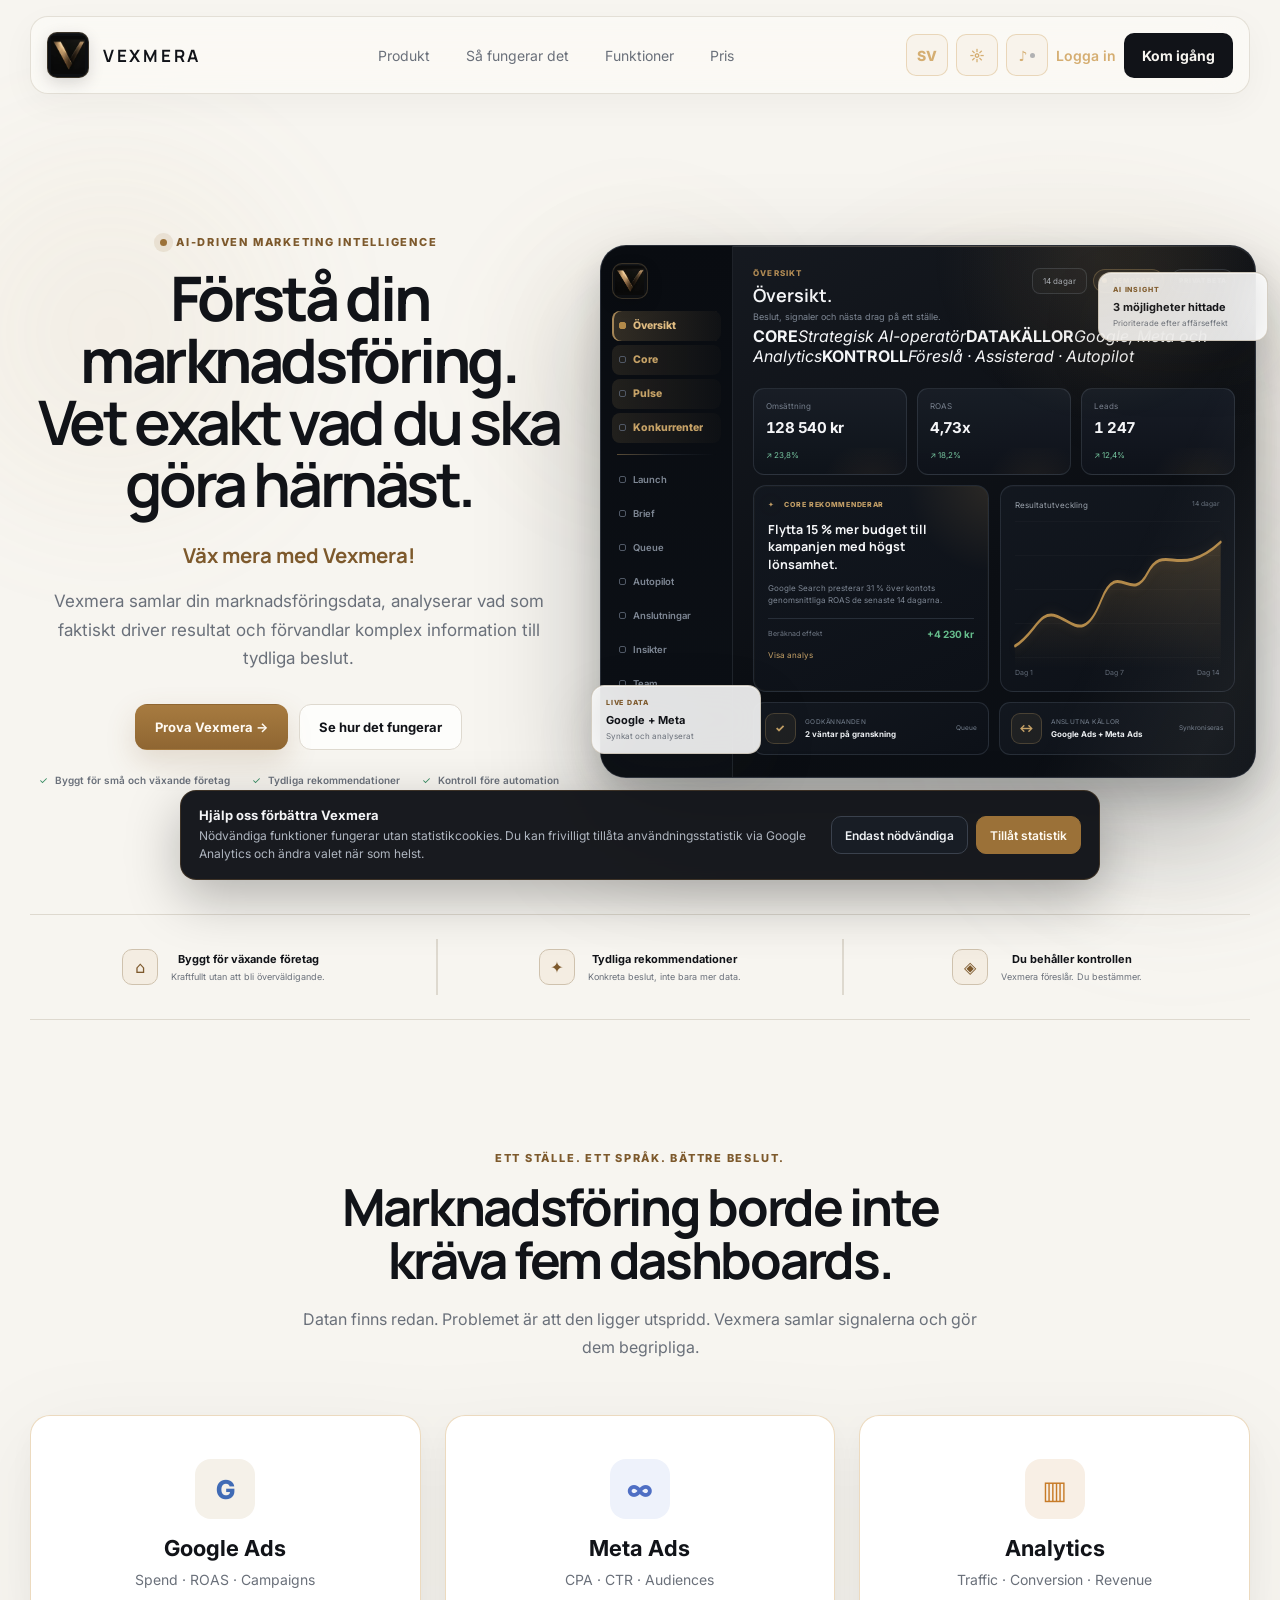
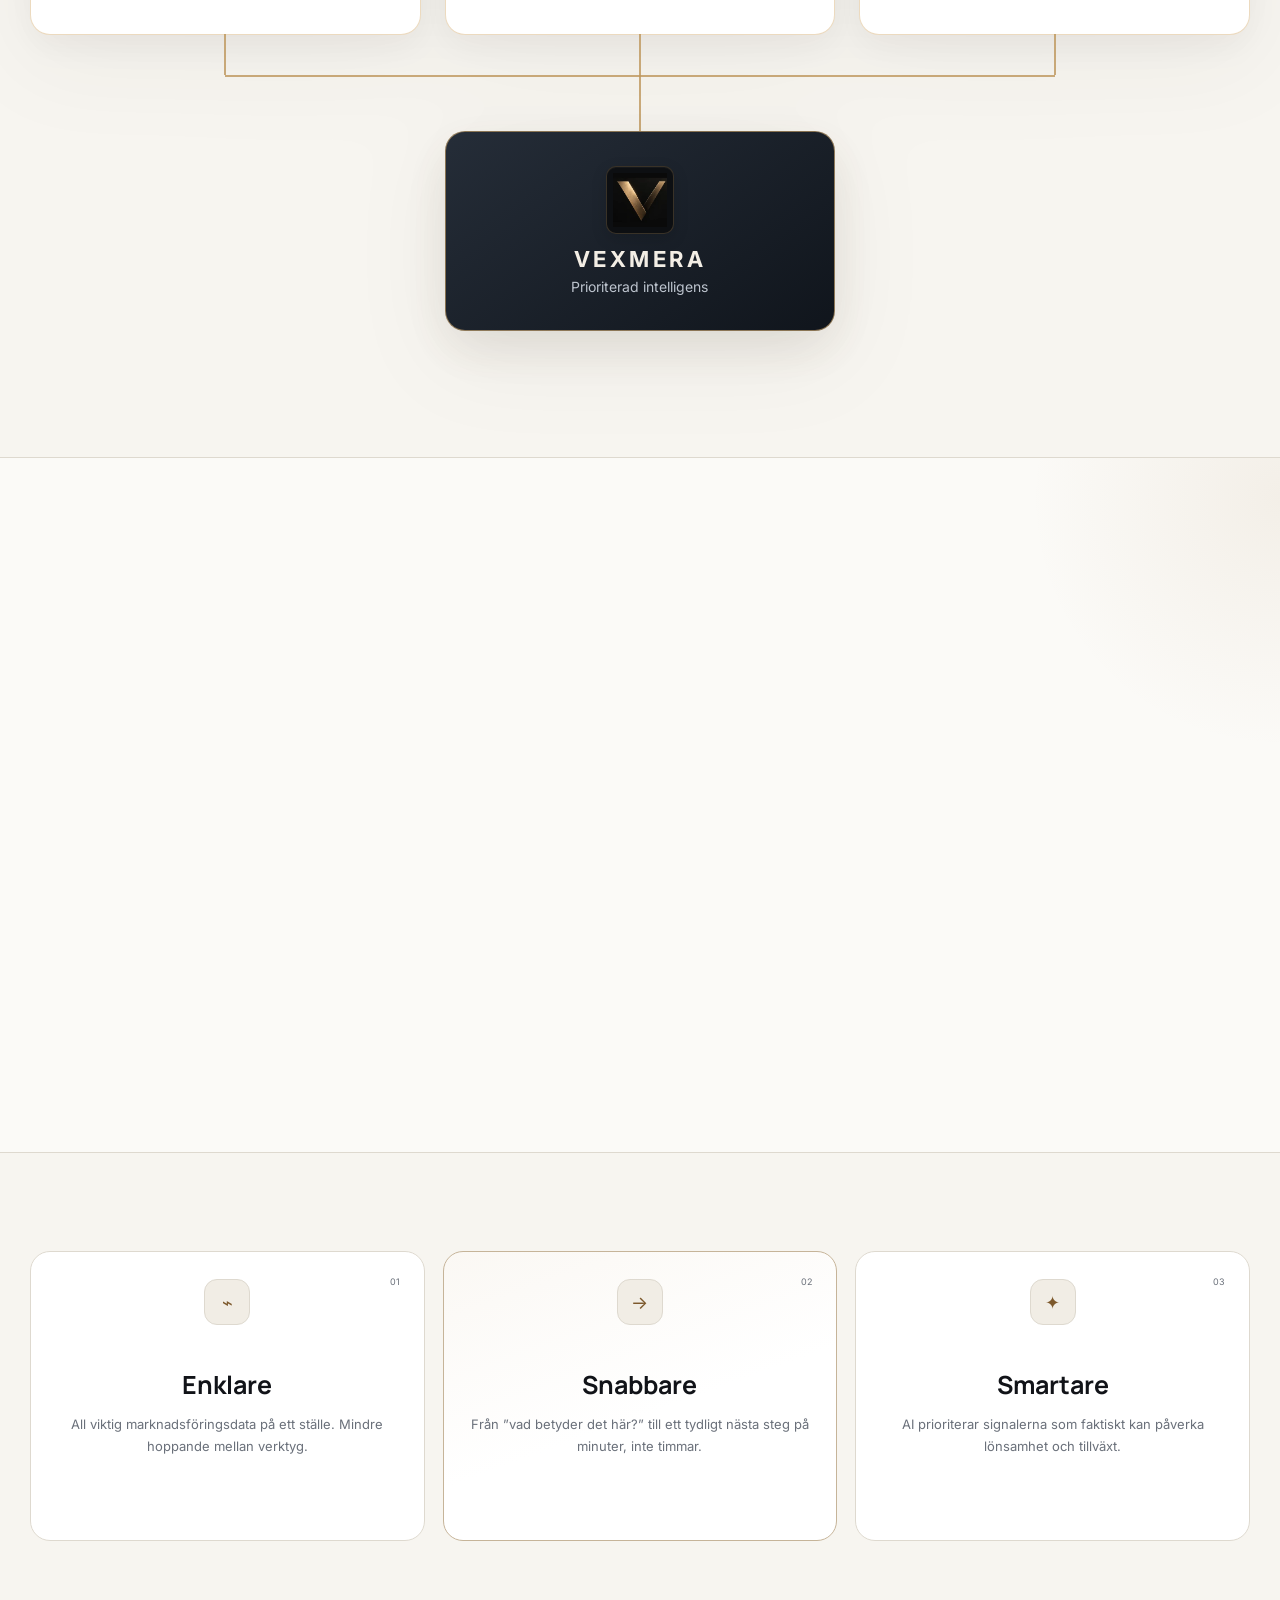
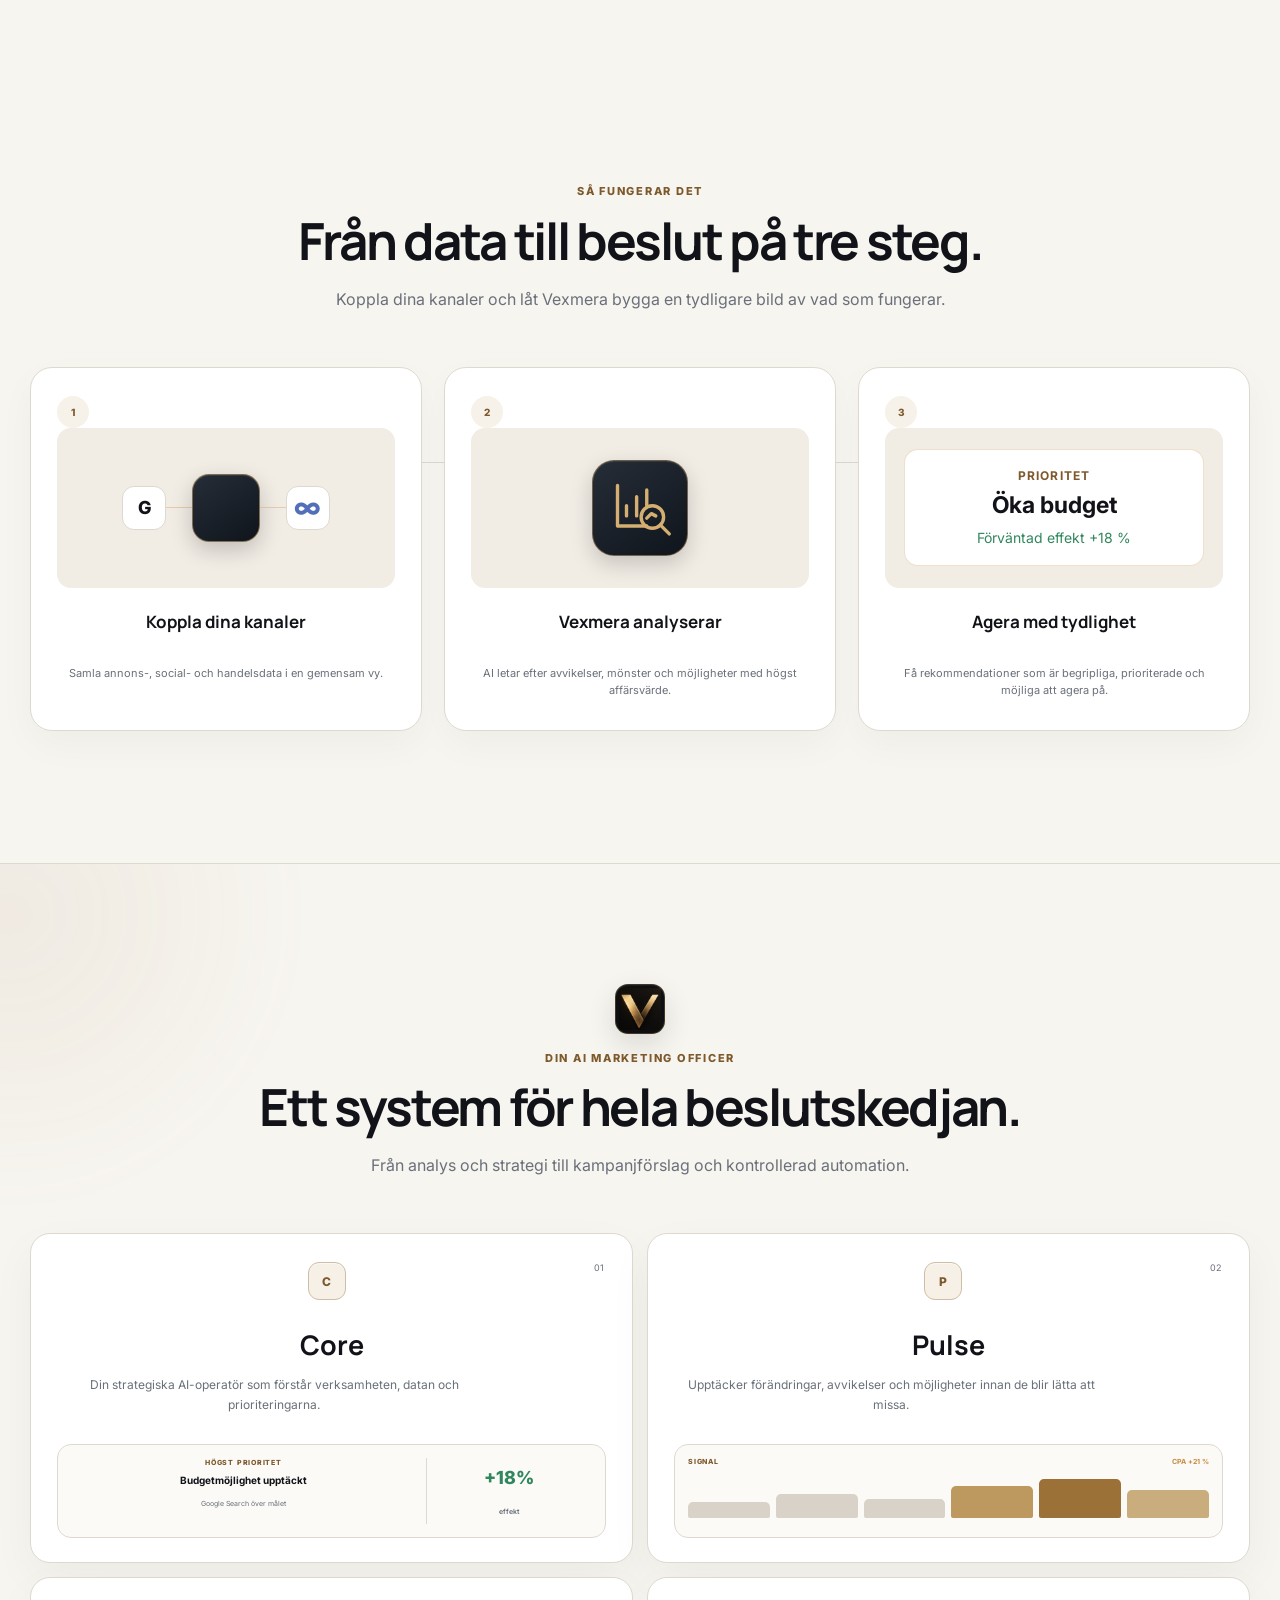
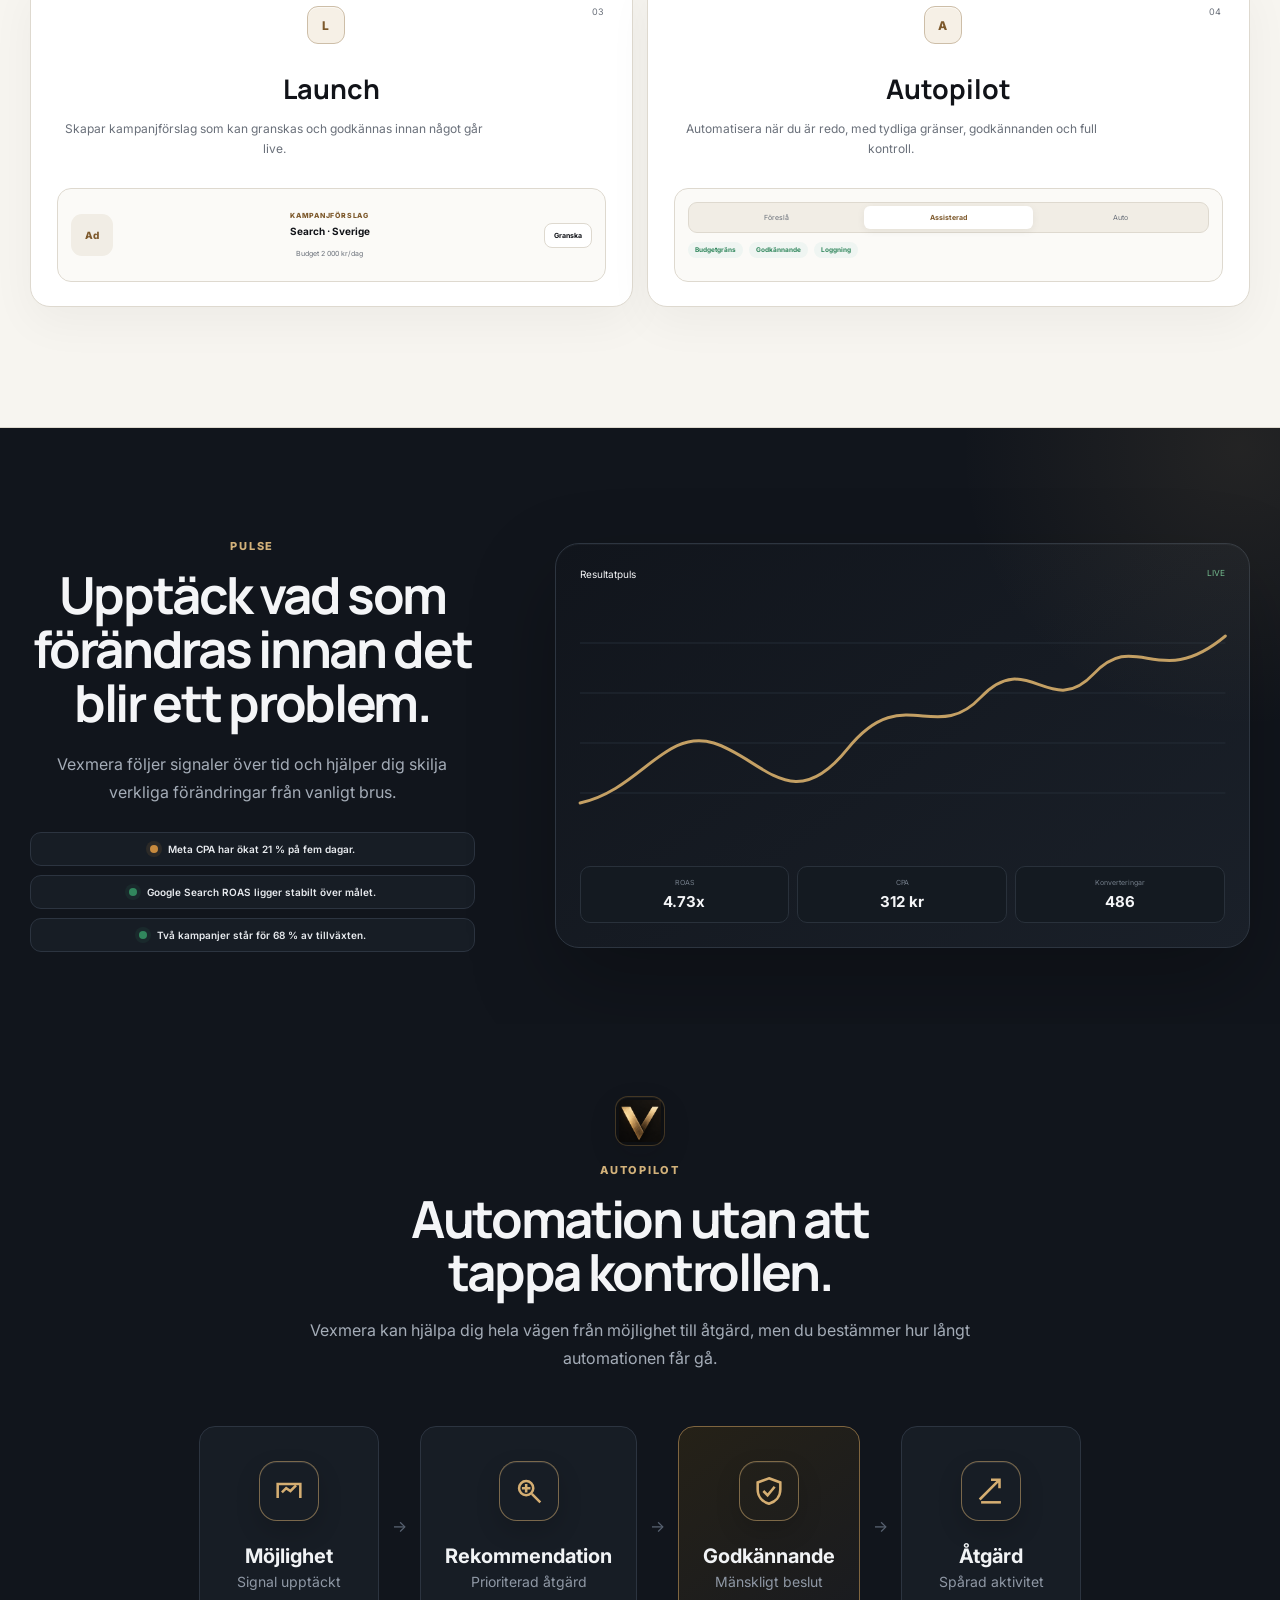
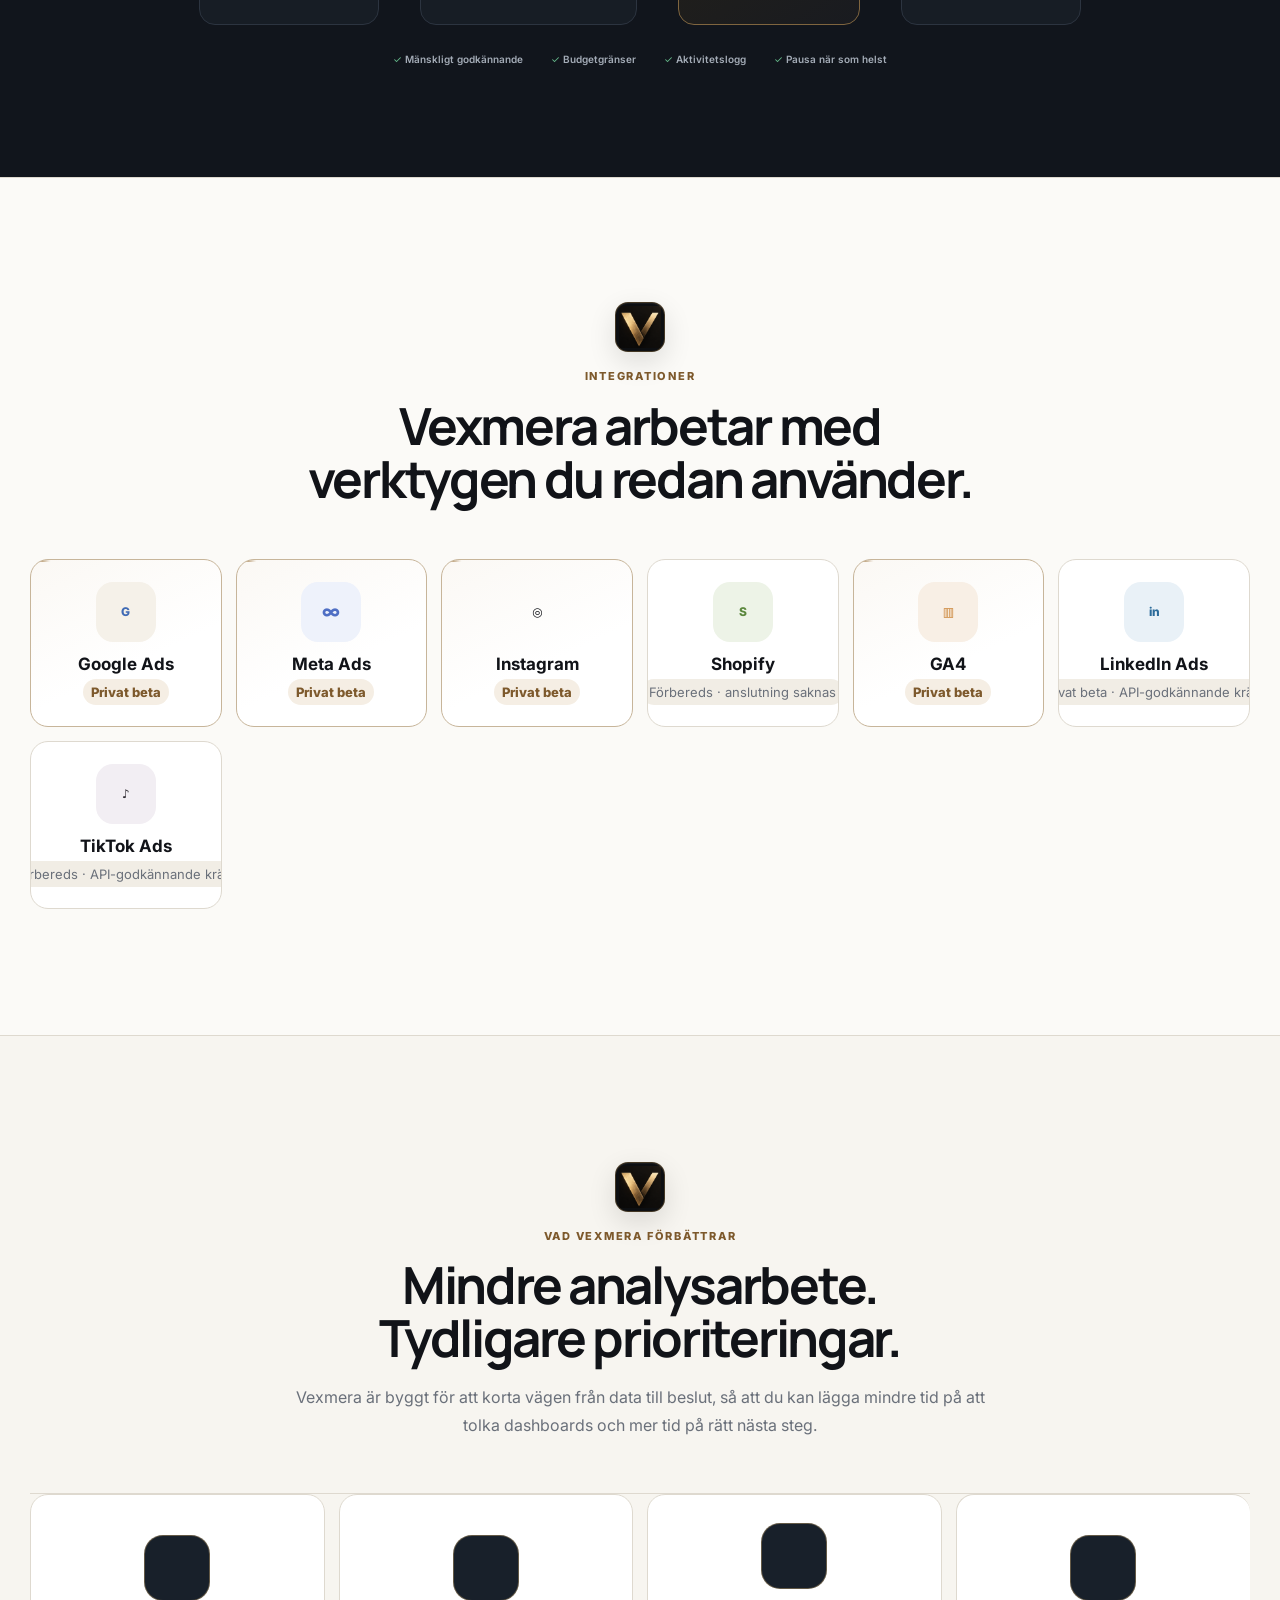
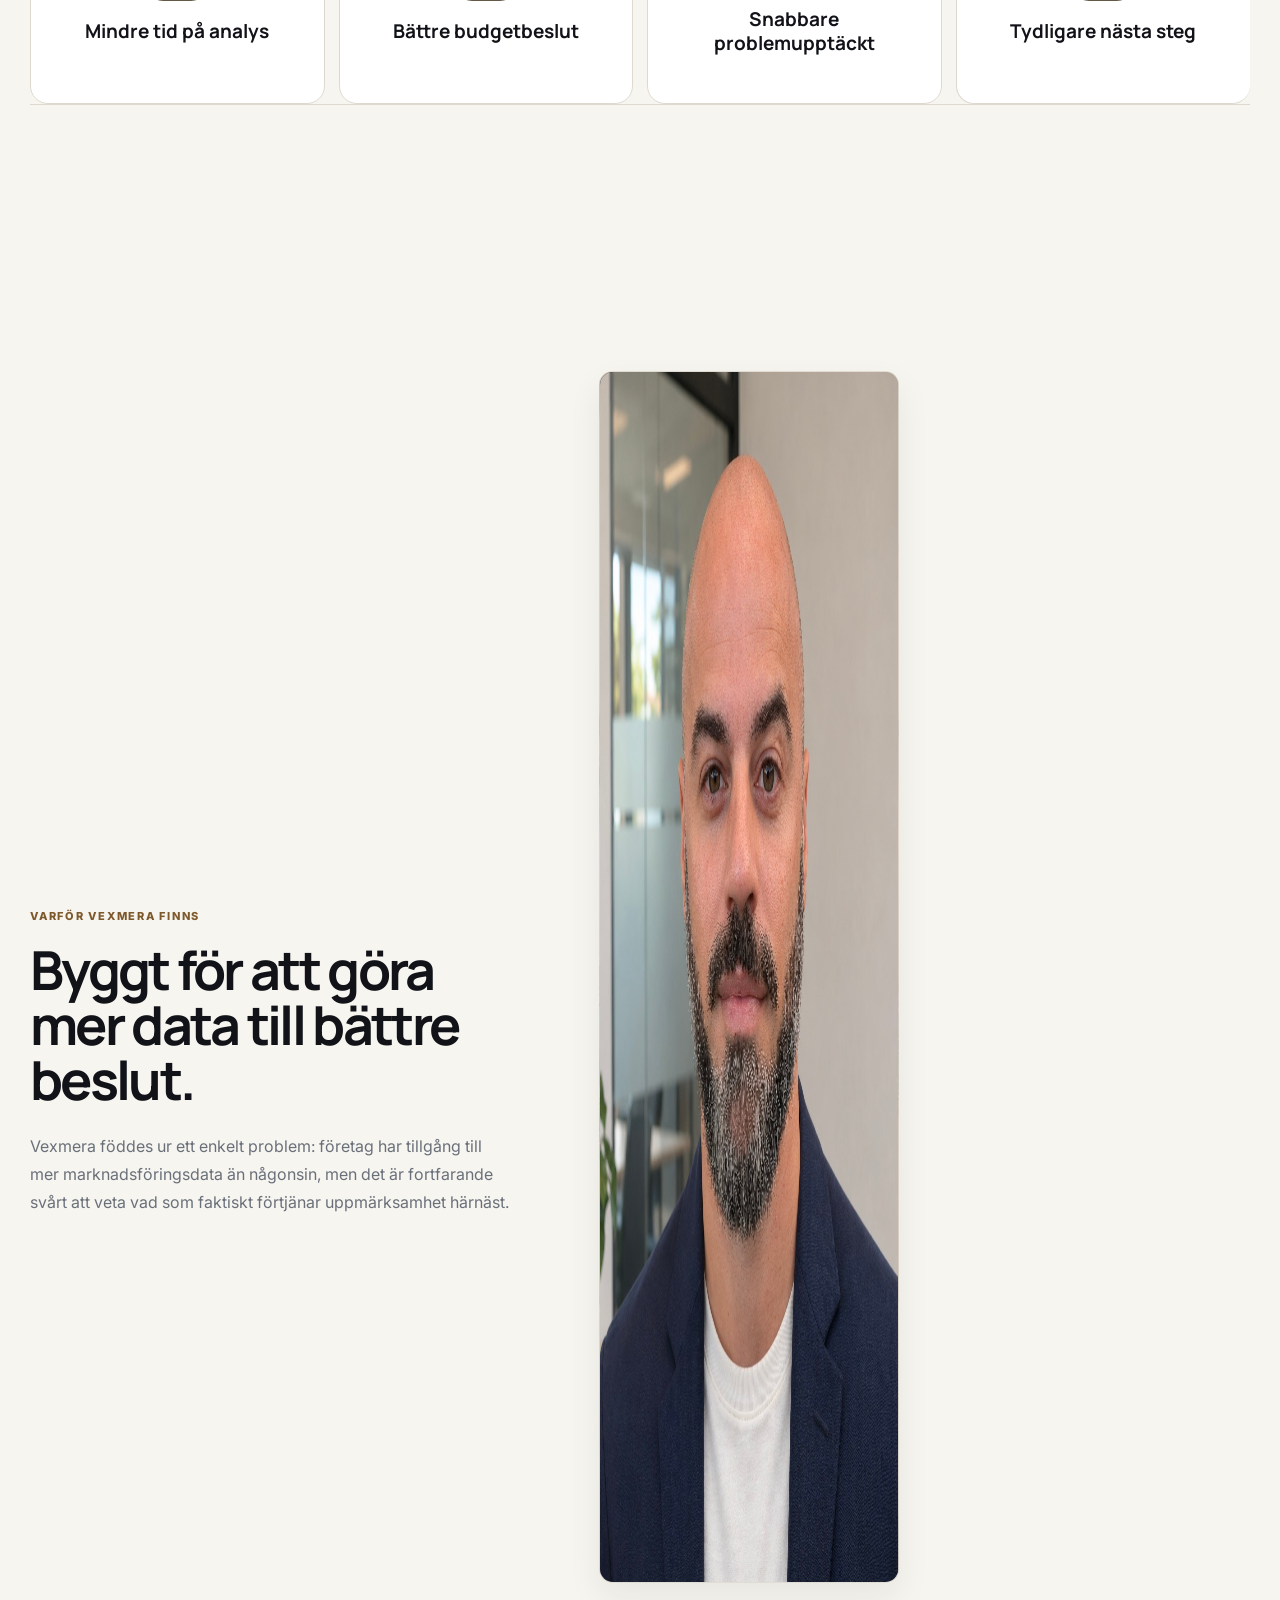
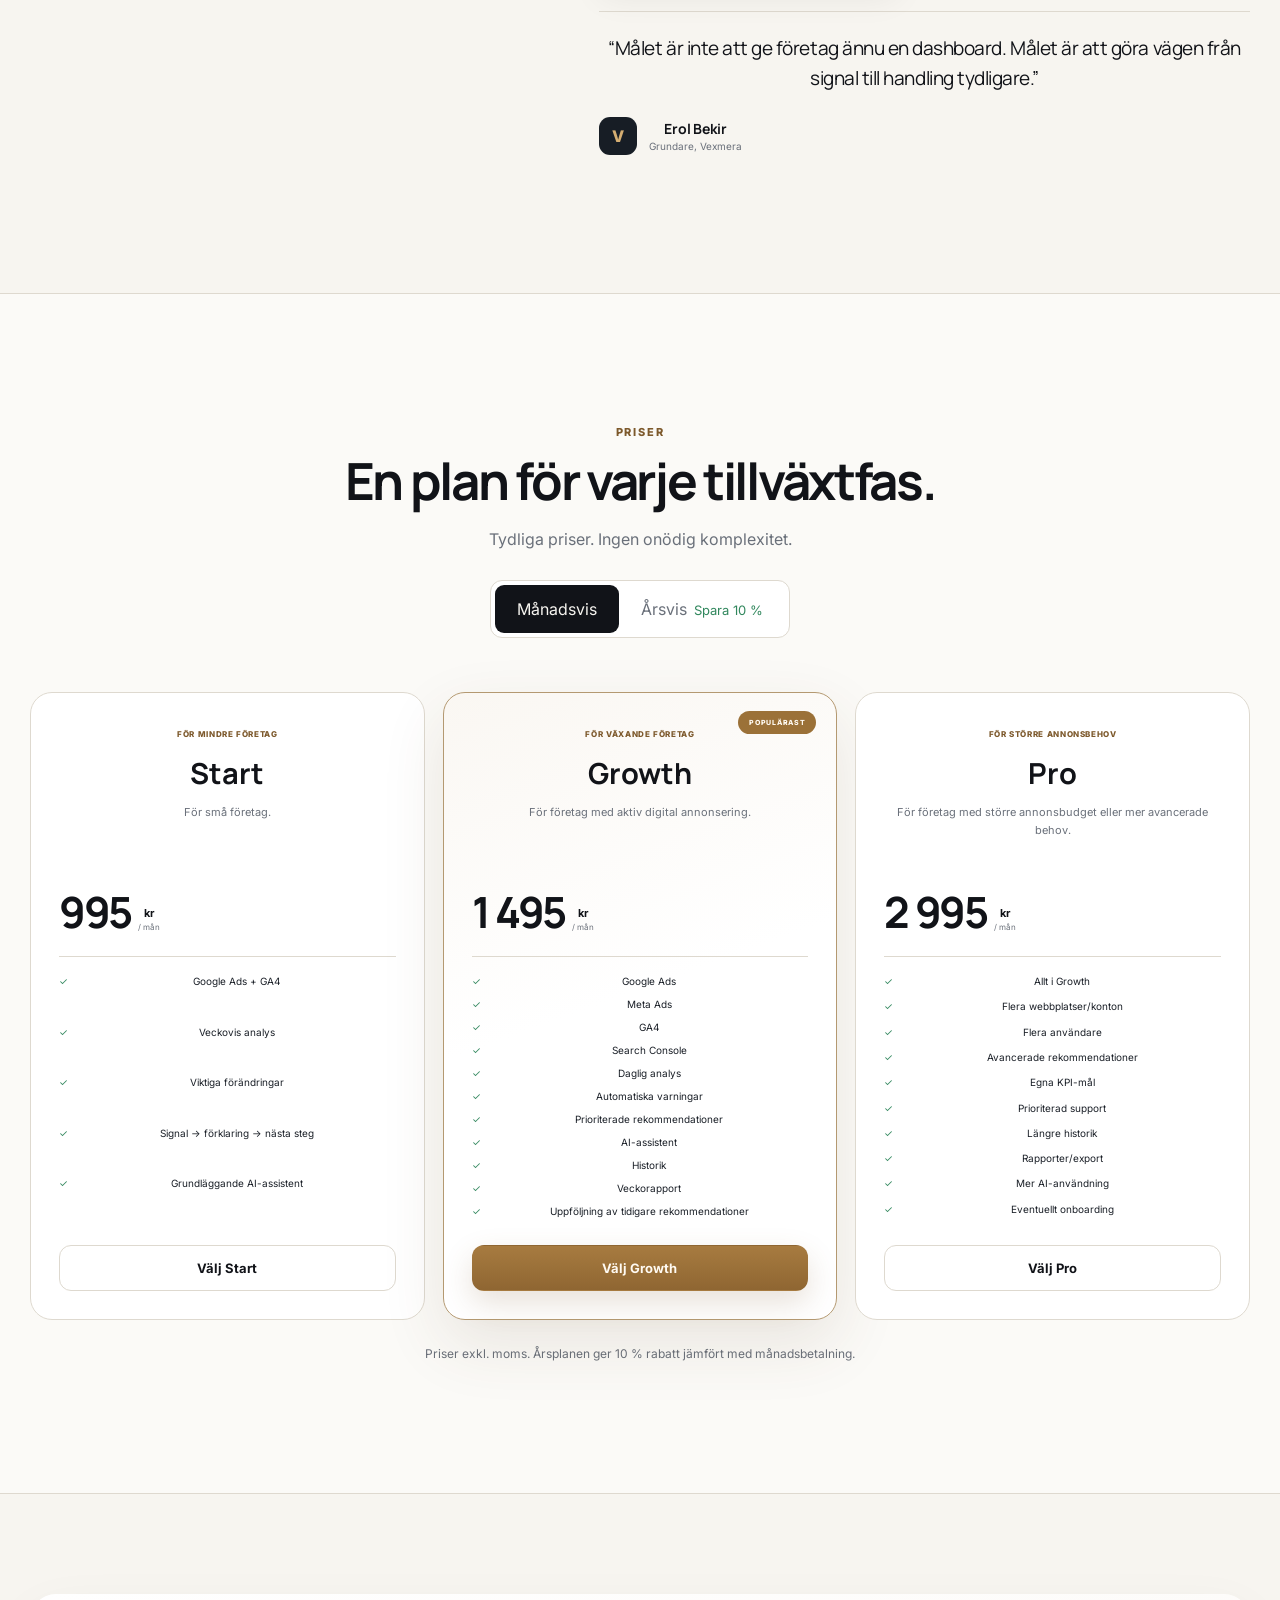
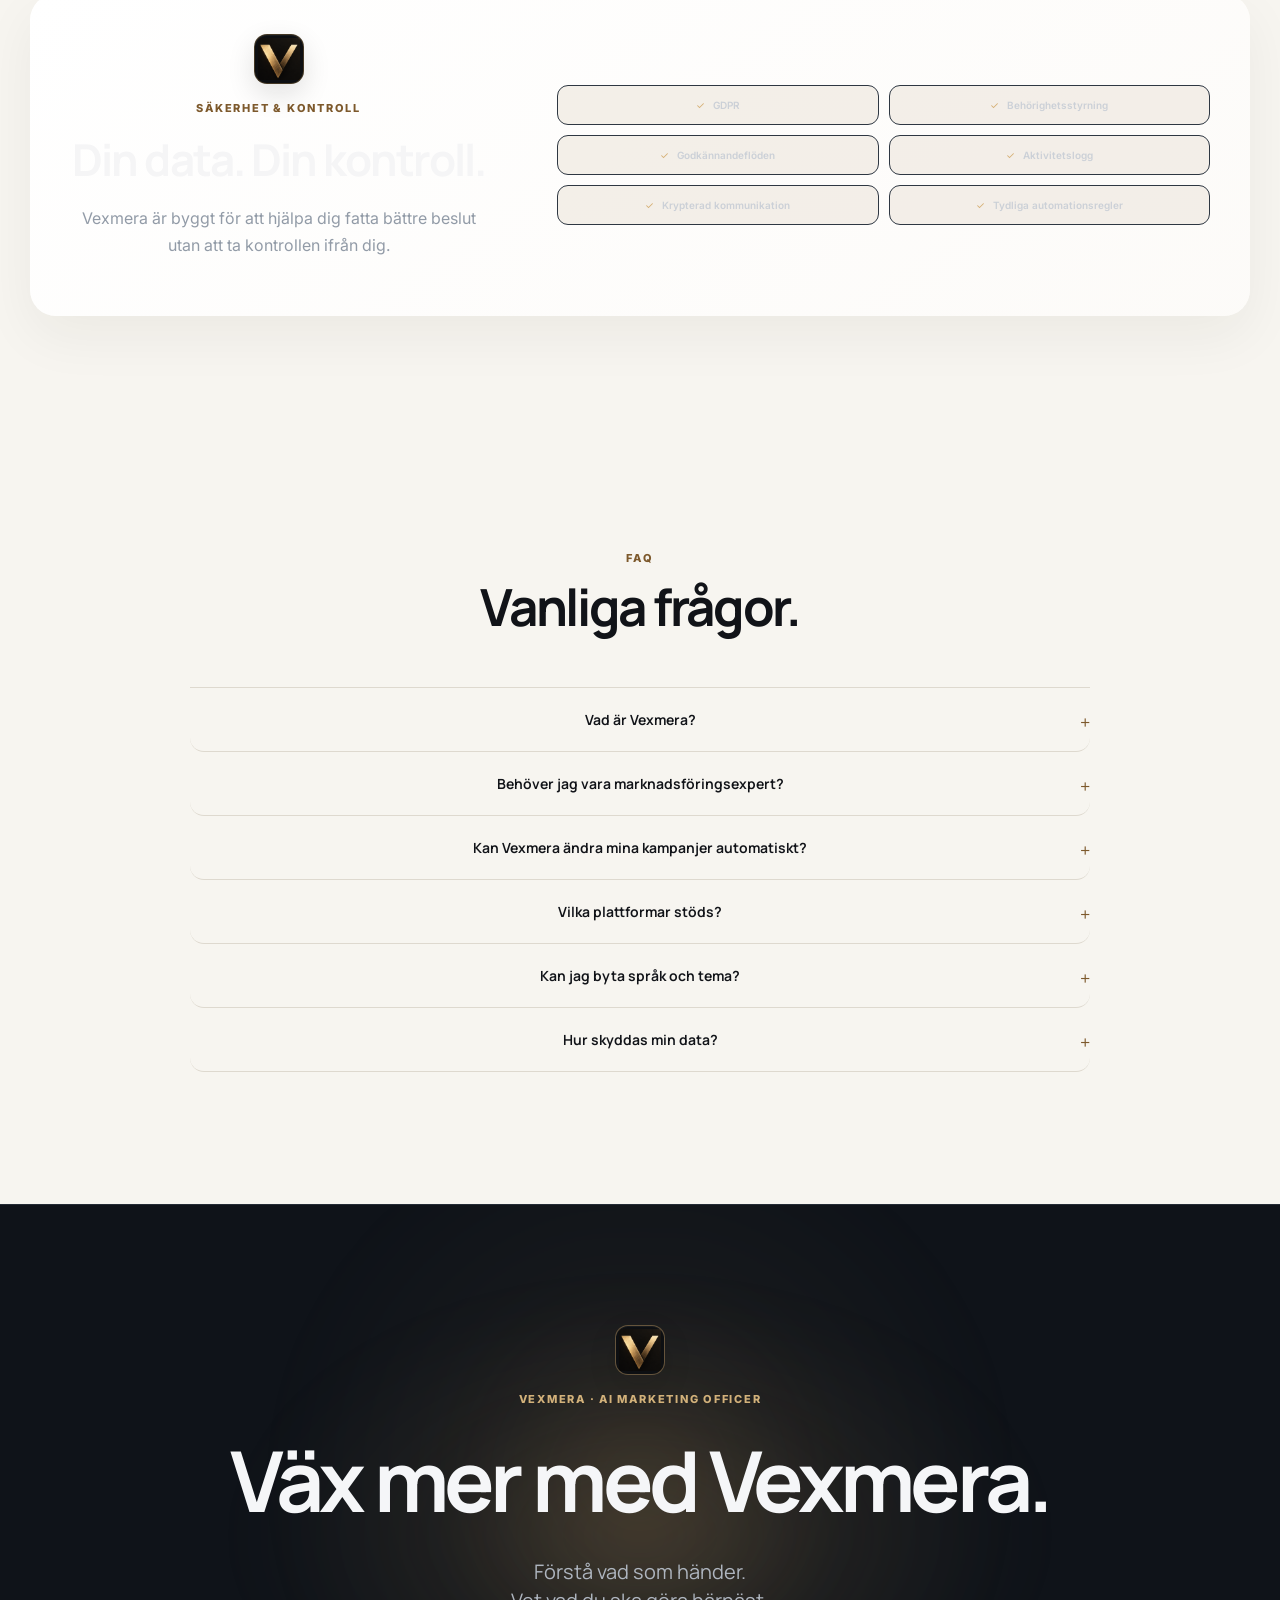
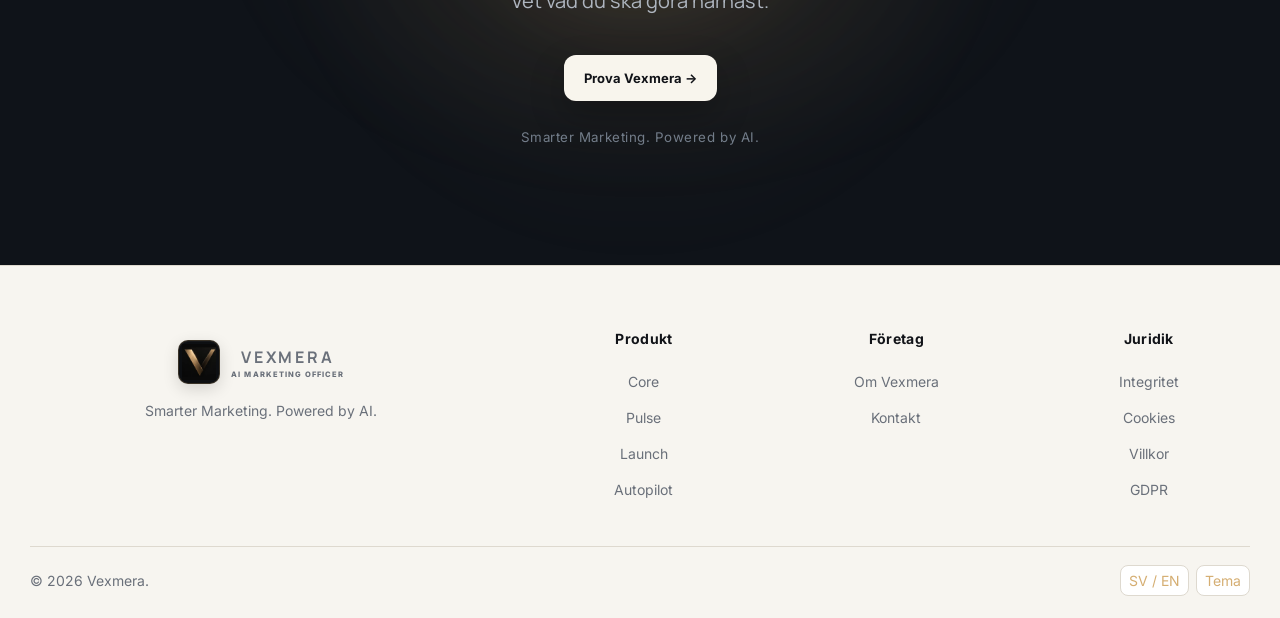
<file: static/landing.html>
<!doctype html>
<html lang="sv" data-theme="light">
<head>
  <meta charset="utf-8" />
  <meta name="viewport" content="width=device-width,initial-scale=1" />
  <meta name="description" content="Vexmera är din AI Marketing Officer. Förstå din marknadsföring, se vad som driver resultat och vet vad du ska göra härnäst." />
  <meta name="theme-color" content="#f7f5f0" />
  <title>Vexmera — AI Marketing Officer</title>
  <link rel="preconnect" href="https://fonts.googleapis.com" />
  <link rel="preconnect" href="https://fonts.gstatic.com" crossorigin />
  <link href="https://fonts.googleapis.com/css2?family=Inter:wght@400;500;600;700&family=Manrope:wght@500;600;700;800&display=swap" rel="stylesheet" />
  <link rel="stylesheet" href="/static/landing.css" />
  <link rel="stylesheet" href="/static/landing-image-quality.css" />
  <style id="hero-layout-guard">
    @media (min-width:1101px){
      .hero{grid-template-columns:minmax(0,.92fr) minmax(560px,1.08fr)!important;gap:clamp(36px,4vw,62px)!important}
      .hero-copy{min-width:0!important;max-width:690px!important}
      .hero h1{max-width:690px!important;font-size:clamp(52px,4.8vw,72px)!important;line-height:1.01!important;overflow:visible!important}
    }
    html[lang="sv"] .pricing-en,html[lang="en"] .pricing-sv{display:none!important}
    .hero-copy .hero-slogan{margin:14px 0 18px;font-family:Manrope,Inter,sans-serif;font-size:clamp(18px,1.6vw,22px);font-weight:700;line-height:1.4;color:var(--gold-dark)}
    html[data-theme="dark"] .hero-copy .hero-slogan{color:#d5ae72}
    html[lang="sv"] .hero-slogan-en,html[lang="en"] .hero-slogan-sv{display:none}

    /* Equal process visual stages and larger, legible graphics. */
    #hur .steps .step{display:flex!important;flex-direction:column!important}
    #hur .steps .step .step-visual{height:160px!important;min-height:160px!important;flex:0 0 160px!important;width:100%!important;margin:0 0 24px!important;box-sizing:border-box!important}
    #hur .steps .step h3{min-height:2.4em!important;line-height:1.2!important;margin:0 0 12px!important}
    #hur .connect-visual .source-pill{width:44px!important;height:44px!important;flex:0 0 44px!important;font-size:18px!important;border-radius:12px!important}
    #hur .connect-visual .source-pill.meta{font-size:27px!important}
    #hur .connect-visual .line{width:clamp(12px,2vw,28px)!important;background:rgba(213,174,114,.5)!important}
    #hur .connect-visual .v-node{width:68px!important;height:68px!important;flex:0 0 68px!important;background:linear-gradient(145deg,#252d38,#10151c)!important;color:#d5ae72!important;border:1px solid rgba(213,174,114,.55)!important;border-radius:17px!important;box-shadow:inset 0 1px 0 rgba(255,255,255,.08),0 8px 22px rgba(0,0,0,.2)!important}
    #hur .v-node svg{width:48px;height:48px;display:block}
    #hur .analysis-tile{width:96px;height:96px;display:grid;place-items:center;border-radius:22px;border:1px solid rgba(213,174,114,.45);color:#d5ae72;background:linear-gradient(145deg,#252d38,#10151c);box-shadow:inset 0 1px 0 rgba(255,255,255,.08),0 8px 22px rgba(0,0,0,.18)}
    #hur .analysis-tile svg{width:72px;height:72px;display:block}
    #hur .action-visual>div{width:calc(100% - 24px)!important;max-width:300px!important;box-sizing:border-box!important;padding:18px!important;border-radius:14px!important;border:1px solid rgba(213,174,114,.38)!important}
    #hur .action-visual small{font-size:12px!important;font-weight:700!important;line-height:1.3!important}
    #hur .action-visual strong{font-size:clamp(20px,1.8vw,24px)!important;line-height:1.2!important;margin:8px 0!important}
    #hur .action-visual span{font-size:14px!important;line-height:1.4!important}
    @media(max-width:900px){#hur .steps .step h3{min-height:0!important}}

    /* Three sources join one gold bus before reaching Vexmera. */
    #produkt .data-convergence{display:grid!important;grid-template-columns:repeat(3,minmax(0,1fr))!important;grid-template-rows:220px 200px!important;gap:96px 24px!important;min-height:0!important;margin-top:48px!important;position:relative!important}
    #produkt .source-stack{box-sizing:border-box!important;width:100%!important;min-width:0!important;height:220px!important;padding:28px!important;display:flex!important;flex-direction:column!important;align-items:center!important;justify-content:center!important;text-align:center!important;overflow:visible!important;border:1px solid rgba(213,174,114,.45)!important;border-radius:20px!important;transform:none!important}
    #produkt .source-stack .source-logo{width:60px!important;height:60px!important;font-size:26px!important;border-radius:16px!important}
    #produkt .source-stack b{font-size:22px!important;margin:16px 0 8px!important}
    #produkt .source-stack small{font-size:14px!important;line-height:1.5!important}
    #produkt .source-stack::after{content:""!important;display:block!important;position:absolute!important;inset:auto!important;left:50%!important;top:100%!important;width:2px!important;height:41px!important;transform:translateX(-50%)!important;background:#bd975c!important;opacity:.8!important;pointer-events:none!important}
    #produkt .flow-lines{display:block!important;position:absolute!important;inset:220px calc((100% - 48px)/6) auto!important;height:96px!important;opacity:1!important}
    #produkt .flow-lines i{display:none!important}
    #produkt .flow-lines::before{content:""!important;display:block!important;position:absolute!important;left:0!important;top:40px!important;width:100%!important;height:2px!important;transform:none!important;background:#bd975c!important;opacity:.8!important}
    #produkt .flow-lines::after{content:""!important;display:block!important;position:absolute!important;left:50%!important;top:40px!important;width:2px!important;height:56px!important;transform:translateX(-50%)!important;background:#bd975c!important;opacity:.8!important}
    #produkt .vexmera-core{grid-column:2!important;grid-row:2!important;box-sizing:border-box!important;width:100%!important;height:200px!important;padding:24px!important;border:1px solid rgba(213,174,114,.6)!important;border-radius:20px!important;background:linear-gradient(145deg,#252d38,#10151c)!important}
    #produkt .vexmera-core>span{width:68px!important;height:68px!important;flex:0 0 68px!important;color:#d5ae72!important;border-color:rgba(213,174,114,.45)!important;border-radius:16px!important}
    #produkt .vexmera-core svg{width:48px;height:48px}
    #produkt .vexmera-core strong{font-size:22px!important;color:#f3eee5!important;margin:12px 0 6px!important}
    #produkt .vexmera-core small{font-size:14px!important;color:#bdc4ce!important}
    #produkt .data-convergence::before,#produkt .data-convergence::after,#produkt .vexmera-core::before,#produkt .vexmera-core::after{display:none!important;content:none!important}
    @media(max-width:600px){
      #produkt .data-convergence{grid-template-columns:minmax(0,1fr)!important;grid-template-rows:repeat(3,200px) 200px!important;gap:28px!important;margin-left:26px!important}
      #produkt .source-stack{height:200px!important;padding:22px!important}
      #produkt .vexmera-core{grid-column:1!important;grid-row:4!important}
      #produkt .flow-lines{inset:100px auto 100px -24px!important;width:2px!important;height:auto!important;background:#bd975c!important;opacity:.8!important}
      #produkt .flow-lines::before,#produkt .flow-lines::after{display:none!important}
      #produkt .source-stack::after,#produkt .vexmera-core::after{content:""!important;display:block!important;position:absolute!important;inset:auto!important;left:-24px!important;top:50%!important;width:24px!important;height:2px!important;background:#bd975c!important;transform:none!important;opacity:.8!important}
    }
  </style>
</head>
<body>
  <div class="ambient-light ambient-light-a" aria-hidden="true"></div>
  <div class="ambient-light ambient-light-b" aria-hidden="true"></div>
  <div class="pointer-light" aria-hidden="true"></div>

  <header class="site-header" id="siteHeader">
    <a class="brand" href="#top" aria-label="Vexmera">
      <span class="brand-mark" aria-hidden="true">
        <svg viewBox="0 0 48 48"><path d="M7 9.5 20.7 38h6.6L41 9.5h-7.9L24 29.4 14.9 9.5H7Z" fill="currentColor"/><path d="m28.6 9.5-4.7 10.2 4 8.6L37 9.5h-8.4Z" fill="currentColor" opacity=".42"/></svg>
      </span>
      <span class="brand-copy"><strong>VEXMERA</strong><small>AI MARKETING OFFICER</small></span>
    </a>

    <nav class="desktop-nav" aria-label="Huvudmeny">
      <a href="#produkt" data-i18n="nav.product">Produkt</a>
      <a href="#hur" data-i18n="nav.how">Så fungerar det</a>
      <a href="#funktioner" data-i18n="nav.features">Funktioner</a>
      <a href="#pris" data-i18n="nav.pricing">Pris</a>
    </nav>

    <div class="header-actions">
      <button class="utility-btn" id="languageToggle" type="button" aria-label="Byt språk">SV</button>
      <button class="utility-btn" id="themeToggle" type="button" aria-label="Byt tema"><span class="theme-icon">◐</span></button>
      <button class="utility-btn sound-toggle" id="soundToggle" type="button" aria-label="Ljud av"><span>♪</span><i></i></button>
      <a class="text-link" href="/" data-i18n="nav.login">Logga in</a>
      <a class="button button-small button-dark" href="/" data-i18n="nav.start">Kom igång</a>
      <button class="menu-toggle" id="menuToggle" type="button" aria-label="Öppna meny" aria-expanded="false" aria-controls="mobileMenu"><span></span><span></span></button>
    </div>

    <div class="mobile-menu" id="mobileMenu">
      <a href="#produkt" data-i18n="nav.product">Produkt</a>
      <a href="#hur" data-i18n="nav.how">Så fungerar det</a>
      <a href="#funktioner" data-i18n="nav.features">Funktioner</a>
      <a href="#pris" data-i18n="nav.pricing">Pris</a>
      <a href="/" data-i18n="nav.login">Logga in</a>
    </div>
  </header>

  <main id="top">
    <section class="hero section-wrap">
      <div class="hero-copy reveal">
        <div class="eyebrow"><span class="pulse-dot"></span><span data-i18n="hero.eyebrow">AI-DRIVEN MARKETING INTELLIGENCE</span></div>
        <h1><span data-i18n="hero.title1">Förstå din marknadsföring.</span><br><em data-i18n="hero.title2">Vet exakt vad du ska göra härnäst.</em></h1>
        <p class="hero-slogan"><span class="hero-slogan-sv">Väx mera med Vexmera!</span><span class="hero-slogan-en" lang="en">Grow more with Vexmera!</span></p>
        <p class="hero-lead" data-i18n="hero.lead">Vexmera samlar din marknadsföringsdata, analyserar vad som faktiskt driver resultat och förvandlar komplex information till tydliga beslut.</p>
        <div class="hero-actions">
          <a class="button button-primary" href="/" data-i18n="hero.cta">Prova Vexmera <span>→</span></a>
          <a class="button button-ghost" href="#hur" data-i18n="hero.demo">Se hur det fungerar</a>
        </div>
        <div class="hero-proof">
          <span><i>✓</i><b data-i18n="hero.proof1">Byggt för små och växande företag</b></span>
          <span><i>✓</i><b data-i18n="hero.proof2">Tydliga rekommendationer</b></span>
          <span><i>✓</i><b data-i18n="hero.proof3">Kontroll före automation</b></span>
        </div>
      </div>

      <div class="hero-visual reveal reveal-delay" aria-label="Vexmera dashboard preview">
        <div class="hero-halo" aria-hidden="true"></div>
        <div class="dashboard-window float-soft">
          <aside class="dash-sidebar">
            <div class="mini-brand">V</div>
            <div class="dash-nav active dash-priority"><b></b><span data-i18n="dash.overview">Översikt</span></div>
            <div class="dash-nav dash-priority"><b></b><span>Core</span></div>
            <div class="dash-nav dash-priority"><b></b><span>Pulse</span></div>
            <div class="dash-nav dash-priority"><b></b><span data-i18n="dash.competitors">Konkurrenter</span></div>
            <div class="dash-nav-divider" aria-hidden="true"></div>
            <div class="dash-nav"><b></b><span>Launch</span></div>
            <div class="dash-nav"><b></b><span>Brief</span></div>
            <div class="dash-nav"><b></b><span>Queue</span></div>
            <div class="dash-nav"><b></b><span>Autopilot</span></div>
            <div class="dash-nav"><b></b><span data-i18n="dash.connections">Anslutningar</span></div>
            <div class="dash-nav"><b></b><span data-i18n="dash.insights">Insikter</span></div>
            <div class="dash-nav"><b></b><span>Team</span></div>
            <div class="dash-nav"><b></b><span data-i18n="dash.brandProfile">Varumärke</span></div>
            <div class="dash-spacer"></div>
          </aside>
          <div class="dash-main">
            <div class="dash-top">
              <div><small data-i18n="dash.overviewUpper">ÖVERSIKT</small><strong data-i18n="dash.morning">Översikt.</strong><p data-i18n="dash.summary">Beslut, signaler och nästa drag på ett ställe.</p></div>
              <div class="dash-date">14 <span data-i18n="dash.days">dagar</span></div>
            </div>
            <div class="dash-signal-strip"><span><b>CORE</b><em data-i18n="dash.coreOperator">Strategisk AI-operatör</em></span><span><b data-i18n="dash.sourcesTitle">DATAKÄLLOR</b><em data-i18n="dash.sourcesShort">Google, Meta och Analytics</em></span><span><b data-i18n="dash.controlTitle">KONTROLL</b><em data-i18n="dash.controlModes">Föreslå · Assisterad · Autopilot</em></span></div>
            <div class="metric-row">
              <article><span data-i18n="dash.revenue">Omsättning</span><strong class="count-up" data-target="128540">128 540 kr</strong><small class="positive">↗ 23,8%</small></article>
              <article><span>ROAS</span><strong>4,73x</strong><small class="positive">↗ 18,2%</small></article>
              <article><span data-i18n="dash.leads">Leads</span><strong>1 247</strong><small class="positive">↗ 12,4%</small></article>
            </div>
            <div class="dash-grid">
              <article class="recommendation-card insight-card">
                <div class="card-label"><span class="spark">✦</span><span data-i18n="dash.recommends">CORE REKOMMENDERAR</span></div>
                <h3 data-i18n="dash.recTitle">Flytta 15 % mer budget till kampanjen med högst lönsamhet.</h3>
                <p data-i18n="dash.recBody">Google Search presterar 31 % över kontots genomsnittliga ROAS de senaste 14 dagarna.</p>
                <div class="rec-bottom"><span data-i18n="dash.effect">Beräknad effekt</span><strong>+4 230 kr</strong></div>
                <button class="mini-action" type="button" data-sound="insight" data-i18n="dash.viewAnalysis">Visa analys</button>
              </article>
              <article class="chart-card">
                <div class="chart-head"><span data-i18n="dash.performance">Resultatutveckling</span><small>14 dagar</small></div>
                <div class="chart">
                  <svg viewBox="0 0 360 150" preserveAspectRatio="none" aria-hidden="true">
                    <defs><linearGradient id="area" x1="0" x2="0" y1="0" y2="1"><stop offset="0%" stop-color="#b38a4a" stop-opacity=".26"/><stop offset="100%" stop-color="#b38a4a" stop-opacity="0"/></linearGradient></defs>
                    <path class="chart-area" d="M0 128 C35 116 42 92 72 98 S122 124 151 82 S203 87 232 55 S286 63 360 24 L360 150 L0 150 Z" fill="url(#area)"/>
                    <path class="chart-line" d="M0 128 C35 116 42 92 72 98 S122 124 151 82 S203 87 232 55 S286 63 360 24" fill="none" stroke="#b38a4a" stroke-width="3" stroke-linecap="round"/>
                  </svg>
                </div>
                <div class="chart-axis"><span>Dag 1</span><span>Dag 7</span><span>Dag 14</span></div>
              </article>
            </div>
          </div>
        </div>
        <div class="floating-card floating-one"><span>AI INSIGHT</span><strong data-i18n="float.opportunities">3 möjligheter hittade</strong><small data-i18n="float.priority">Prioriterade efter affärseffekt</small></div>
        <div class="floating-card floating-two"><span>LIVE DATA</span><strong>Google + Meta</strong><small data-i18n="float.synced">Synkat och analyserat</small></div>
      </div>
    </section>

    <section class="trust-strip section-wrap reveal">
      <article><span class="trust-icon">⌂</span><div><strong data-i18n="trust.oneTitle">Byggt för växande företag</strong><p data-i18n="trust.oneBody">Kraftfullt utan att bli överväldigande.</p></div></article>
      <article><span class="trust-icon">✦</span><div><strong data-i18n="trust.twoTitle">Tydliga rekommendationer</strong><p data-i18n="trust.twoBody">Konkreta beslut, inte bara mer data.</p></div></article>
      <article><span class="trust-icon">◈</span><div><strong data-i18n="trust.threeTitle">Du behåller kontrollen</strong><p data-i18n="trust.threeBody">Vexmera föreslår. Du bestämmer.</p></div></article>
    </section>

    <section id="produkt" class="section section-problem section-wrap">
      <div class="section-heading centered reveal">
        <div class="eyebrow" data-i18n="problem.eyebrow">ETT STÄLLE. ETT SPRÅK. BÄTTRE BESLUT.</div>
        <h2 data-i18n="problem.title">Marknadsföring borde inte kräva fem dashboards.</h2>
        <p data-i18n="problem.body">Datan finns redan. Problemet är att den ligger utspridd. Vexmera samlar signalerna och gör dem begripliga.</p>
      </div>
      <div class="data-convergence reveal">
        <div class="source-stack left-source"><span class="source-logo google">G</span><b>Google Ads</b><small>Spend · ROAS · Campaigns</small></div>
        <div class="source-stack meta-source"><span class="source-logo meta">∞</span><b>Meta Ads</b><small>CPA · CTR · Audiences</small></div>
        <div class="source-stack analytics-source"><span class="source-logo analytics">▥</span><b>Analytics</b><small>Traffic · Conversion · Revenue</small></div>
        <div class="flow-lines" aria-hidden="true"><i></i><i></i><i></i></div>
        <div class="vexmera-core"><span aria-label="Vexmera"><svg viewBox="0 0 48 48" aria-hidden="true"><path d="M7 9.5 20.7 38h6.6L41 9.5h-7.9L24 29.4 14.9 9.5H7Z" fill="currentColor"/><path d="m28.6 9.5-4.7 10.2 4 8.6L37 9.5h-8.4Z" fill="currentColor" opacity=".42"/></svg></span><strong>VEXMERA</strong><small data-i18n="problem.output">Prioriterad intelligens</small></div>
      </div>
    </section>

    <section class="section product-demo">
      <div class="section-wrap demo-layout">
        <div class="demo-copy reveal">
          <div class="eyebrow" data-i18n="demo.eyebrow">FRÅN SIGNAL TILL NÄSTA DRAG</div>
          <h2 data-i18n="demo.title">Vexmera visar inte bara vad som hände. Den hjälper dig förstå vad du bör göra.</h2>
          <p data-i18n="demo.body">Insikterna prioriteras efter potentiell affärseffekt, så att du kan lägga tiden där den faktiskt spelar roll.</p>
          <ul class="check-list"><li data-i18n="demo.item1">Förklarar varför något förändrats</li><li data-i18n="demo.item2">Prioriterar efter påverkan</li><li data-i18n="demo.item3">Ger ett tydligt nästa steg</li></ul>
        </div>
        <div class="insight-showcase reveal reveal-delay">
          <div class="insight-top"><span><i>✦</i> VEXMERA INSIGHT</span><small data-i18n="demo.justNow">Just nu</small></div>
          <h3 data-i18n="demo.insightTitle">Google Search genererar 37 % högre ROAS än Meta Prospecting.</h3>
          <div class="insight-metrics"><article><span data-i18n="demo.current">Nuvarande ROAS</span><strong>4,73x</strong></article><article><span data-i18n="demo.potential">Potential</span><strong class="positive">+18%</strong></article></div>
          <div class="recommend-box"><span data-i18n="demo.recommendation">REKOMMENDATION</span><p data-i18n="demo.recommendText">Flytta 4 000 kr av kommande veckas budget från Meta Prospecting till Google Search.</p></div>
          <button class="button button-primary compact" type="button" data-sound="insight" data-i18n="demo.show">Visa analys</button>
        </div>
      </div>
    </section>

    <section class="section section-wrap value-section">
      <div class="value-grid">
        <article class="value-card reveal"><span class="index">01</span><div class="icon-box">⌁</div><h3 data-i18n="value.simple">Enklare</h3><p data-i18n="value.simpleBody">All viktig marknadsföringsdata på ett ställe. Mindre hoppande mellan verktyg.</p></article>
        <article class="value-card featured reveal reveal-delay"><span class="index">02</span><div class="icon-box">→</div><h3 data-i18n="value.fast">Snabbare</h3><p data-i18n="value.fastBody">Från ”vad betyder det här?” till ett tydligt nästa steg på minuter, inte timmar.</p></article>
        <article class="value-card reveal reveal-delay-2"><span class="index">03</span><div class="icon-box">✦</div><h3 data-i18n="value.smart">Smartare</h3><p data-i18n="value.smartBody">AI prioriterar signalerna som faktiskt kan påverka lönsamhet och tillväxt.</p></article>
      </div>
    </section>

    <section id="hur" class="section how-section section-wrap">
      <div class="section-heading split-heading reveal"><div><div class="eyebrow" data-i18n="how.eyebrow">SÅ FUNGERAR DET</div><h2 data-i18n="how.title">Från data till beslut på tre steg.</h2></div><p data-i18n="how.body">Koppla dina kanaler och låt Vexmera bygga en tydligare bild av vad som fungerar.</p></div>
      <div class="steps-line" aria-hidden="true"><span></span></div>
      <div class="steps">
        <article class="step reveal"><div class="step-number">1</div><div class="step-visual connect-visual"><div class="source-pill">G</div><div class="line"></div><div class="v-node" aria-label="Vexmera"><svg viewBox="0 0 48 48" aria-hidden="true"><path d="M7 9.5 20.7 38h6.6L41 9.5h-7.9L24 29.4 14.9 9.5H7Z" fill="currentColor"/><path d="m28.6 9.5-4.7 10.2 4 8.6L37 9.5h-8.4Z" fill="currentColor" opacity=".42"/></svg></div><div class="line"></div><div class="source-pill meta">∞</div></div><h3 data-i18n="how.step1">Koppla dina kanaler</h3><p data-i18n="how.step1Body">Samla annons-, social- och handelsdata i en gemensam vy.</p></article>
        <article class="step reveal reveal-delay"><div class="step-number">2</div><div class="step-visual brain-visual"><div class="analysis-tile" aria-label="Analys av resultat"><svg viewBox="0 0 64 64" fill="none" aria-hidden="true"><path d="M12 12v36h26M20 39v-9m9 9V22m9 8V16" stroke="currentColor" stroke-width="3" stroke-linecap="round" stroke-linejoin="round"/><circle cx="43" cy="40" r="10" stroke="currentColor" stroke-width="3"/><path d="m50 47 8 8M38 41l4-4 4 2" stroke="currentColor" stroke-width="3" stroke-linecap="round" stroke-linejoin="round"/></svg></div></div><h3 data-i18n="how.step2">Vexmera analyserar</h3><p data-i18n="how.step2Body">AI letar efter avvikelser, mönster och möjligheter med högst affärsvärde.</p></article>
        <article class="step reveal reveal-delay-2"><div class="step-number">3</div><div class="step-visual action-visual"><div><small data-i18n="how.priority">PRIORITET</small><strong data-i18n="how.action">Öka budget</strong><span data-i18n="how.impact">Förväntad effekt +18 %</span></div></div><h3 data-i18n="how.step3">Agera med tydlighet</h3><p data-i18n="how.step3Body">Få rekommendationer som är begripliga, prioriterade och möjliga att agera på.</p></article>
      </div>
    </section>

    <section id="funktioner" class="section modules-section">
      <div class="section-wrap">
        <div class="section-heading centered dark-heading reveal"><span class="section-vexmera-mark" aria-hidden="true"></span><div class="eyebrow" data-i18n="modules.eyebrow">DIN AI MARKETING OFFICER</div><h2 data-i18n="modules.title">Ett system för hela beslutskedjan.</h2><p data-i18n="modules.body">Från analys och strategi till kampanjförslag och kontrollerad automation.</p></div>
        <div class="module-grid">
          <article class="module-card reveal"><div class="module-top"><span class="module-letter">C</span><span>01</span></div><h3>Core</h3><p data-i18n="modules.core">Din strategiska AI-operatör som förstår verksamheten, datan och prioriteringarna.</p><div class="module-ui"><span></span><span></span><span class="long"></span></div></article>
          <article class="module-card reveal reveal-delay"><div class="module-top"><span class="module-letter">P</span><span>02</span></div><h3>Pulse</h3><p data-i18n="modules.pulse">Upptäcker förändringar, avvikelser och möjligheter innan de blir lätta att missa.</p><div class="pulse-ui"><i></i><i></i><i></i><i></i><i></i></div></article>
          <article class="module-card reveal"><div class="module-top"><span class="module-letter">L</span><span>03</span></div><h3>Launch</h3><p data-i18n="modules.launch">Skapar kampanjförslag som kan granskas och godkännas innan något går live.</p><div class="launch-ui"><b>Ad</b><span data-i18n="modules.ready">Kampanj redo</span><small data-i18n="modules.review">Granska →</small></div></article>
          <article class="module-card reveal reveal-delay"><div class="module-top"><span class="module-letter">A</span><span>04</span></div><h3>Autopilot</h3><p data-i18n="modules.auto">Automatisera när du är redo, med tydliga gränser, godkännanden och full kontroll.</p><div class="auto-ui"><span>Föreslå</span><span class="active">Assisterad</span><span>Auto</span></div></article>
        </div>
      </div>
    </section>

    <section class="section pulse-feature section-wrap">
      <div class="feature-copy reveal"><div class="eyebrow">PULSE</div><h2 data-i18n="pulse.title">Upptäck vad som förändras innan det blir ett problem.</h2><p data-i18n="pulse.body">Vexmera följer signaler över tid och hjälper dig skilja verkliga förändringar från vanligt brus.</p><div class="signal-list"><span><i class="warn"></i><b data-i18n="pulse.signal1">Meta CPA har ökat 21 % på fem dagar.</b></span><span><i></i><b data-i18n="pulse.signal2">Google Search ROAS ligger stabilt över målet.</b></span><span><i></i><b data-i18n="pulse.signal3">Två kampanjer står för 68 % av tillväxten.</b></span></div></div>
      <div class="pulse-chart-card reveal reveal-delay"><div class="pulse-card-head"><span data-i18n="pulse.performance">Resultatpuls</span><small>LIVE</small></div><div class="big-chart"><svg viewBox="0 0 700 260" preserveAspectRatio="none"><path class="grid-path" d="M0 45H700M0 95H700M0 145H700M0 195H700"/><path class="pulse-path" d="M0 205 C65 192 92 130 145 145 S230 220 290 151 S385 148 435 99 S510 122 557 76 S627 94 700 38"/></svg></div><div class="chart-kpis"><article><span>ROAS</span><strong>4.73x</strong></article><article><span>CPA</span><strong>312 kr</strong></article><article><span data-i18n="pulse.conversions">Konverteringar</span><strong>486</strong></article></div></div>
    </section>

    <section class="section workflow-section section-wrap">
      <div class="section-heading centered reveal"><span class="section-vexmera-mark" aria-hidden="true"></span><div class="eyebrow">AUTOPILOT</div><h2 data-i18n="workflow.title">Automation utan att tappa kontrollen.</h2><p data-i18n="workflow.body">Vexmera kan hjälpa dig hela vägen från möjlighet till åtgärd, men du bestämmer hur långt automationen får gå.</p></div>
      <div class="workflow reveal"><div class="workflow-node"><span>01</span><strong data-i18n="workflow.opportunity">Möjlighet</strong><small data-i18n="workflow.detected">Signal upptäckt</small></div><i>→</i><div class="workflow-node"><span>02</span><strong data-i18n="workflow.recommendation">Rekommendation</strong><small data-i18n="workflow.prioritized">Prioriterad åtgärd</small></div><i>→</i><div class="workflow-node approval"><span>03</span><strong data-i18n="workflow.approval">Godkännande</strong><small data-i18n="workflow.human">Mänskligt beslut</small></div><i>→</i><div class="workflow-node"><span>04</span><strong data-i18n="workflow.action">Åtgärd</strong><small data-i18n="workflow.logged">Spårad aktivitet</small></div></div>
      <div class="control-points reveal"><span>✓ <b data-i18n="workflow.control1">Mänskligt godkännande</b></span><span>✓ <b data-i18n="workflow.control2">Budgetgränser</b></span><span>✓ <b data-i18n="workflow.control3">Aktivitetslogg</b></span><span>✓ <b data-i18n="workflow.control4">Pausa när som helst</b></span></div>
    </section>

    <section class="section integrations-section">
      <div class="section-wrap">
        <div class="section-heading centered reveal"><span class="section-vexmera-mark" aria-hidden="true"></span><div class="eyebrow" data-i18n="integrations.eyebrow">INTEGRATIONER</div><h2 data-i18n="integrations.title">Vexmera arbetar med verktygen du redan använder.</h2></div>
        <div class="integration-grid reveal"><article class="integration-card ready"><span class="source-logo google">G</span><strong>Google Ads</strong><small data-i18n="integrations.connected">Privat beta</small></article><article class="integration-card ready"><span class="source-logo meta">∞</span><strong>Meta Ads</strong><small data-i18n="integrations.connected">Privat beta</small></article><article class="integration-card ready"><span class="source-logo instagram">◎</span><strong>Instagram</strong><small data-i18n="integrations.connected">Privat beta</small></article><article class="integration-card"><span class="source-logo shop">S</span><strong>Shopify</strong><small data-i18n="integrations.shopify">Förbereds · anslutning saknas</small></article><article class="integration-card ready"><span class="source-logo analytics">▥</span><strong>GA4</strong><small data-i18n="integrations.connected">Privat beta</small></article><article class="integration-card"><span class="source-logo linkedin">in</span><strong>LinkedIn Ads</strong><small data-i18n="integrations.pending">Privat beta · API-godkännande krävs</small></article><article class="integration-card"><span class="source-logo tiktok">♪</span><strong>TikTok Ads</strong><small data-i18n="integrations.soon">Förbereds · API-godkännande krävs</small></article></div>
      </div>
    </section>

    <section class="section outcomes-section section-wrap">
      <div class="section-heading split-heading reveal"><span class="section-vexmera-mark" aria-hidden="true"></span><div><div class="eyebrow" data-i18n="outcomes.eyebrow">VAD VEXMERA FÖRBÄTTRAR</div><h2 data-i18n="outcomes.title">Mindre analysarbete. Tydligare prioriteringar.</h2></div><p data-i18n="outcomes.body">Vexmera är byggt för att korta vägen från data till beslut, så att du kan lägga mindre tid på att tolka dashboards och mer tid på rätt nästa steg.</p></div>
      <div class="outcome-grid"><article class="reveal"><span>01</span><h3 data-i18n="outcomes.one">Mindre tid på analys</h3></article><article class="reveal reveal-delay"><span>02</span><h3 data-i18n="outcomes.two">Bättre budgetbeslut</h3></article><article class="reveal"><span>03</span><h3 data-i18n="outcomes.three">Snabbare problemupptäckt</h3></article><article class="reveal reveal-delay"><span>04</span><h3 data-i18n="outcomes.four">Tydligare nästa steg</h3></article></div>
    </section>

    <section id="pris" class="section pricing-section">
      <div class="section-wrap">
        <div class="section-heading centered reveal"><div class="eyebrow" data-i18n="pricing.eyebrow">PRISER</div><h2 data-i18n="pricing.title">En plan för varje tillväxtfas.</h2><p data-i18n="pricing.body">Tydliga priser. Ingen onödig komplexitet.</p><div class="billing-toggle"><button class="active" data-billing="monthly" type="button" data-i18n="pricing.monthly">Månadsvis</button><button data-billing="yearly" type="button"><span data-i18n="pricing.yearly">Årsvis</span><small><span class="pricing-sv">Spara 10 %</span><span class="pricing-en">Save 10%</span></small></button></div></div>
        <div class="pricing-grid">
          <article class="plan-card reveal"><div class="plan-head"><span><span class="pricing-sv">FÖR MINDRE FÖRETAG</span><span class="pricing-en">FOR SMALLER COMPANIES</span></span><h3>Start</h3><p><span class="pricing-sv">För små företag.</span><span class="pricing-en">For small businesses.</span></p></div><div class="plan-price"><strong data-monthly="995" data-yearly="10 746">995</strong><div><b>kr</b><small data-price-period>/ mån</small></div></div><ul><li><span class="pricing-sv">Google Ads + GA4</span><span class="pricing-en">Google Ads + GA4</span></li><li><span class="pricing-sv">Veckovis analys</span><span class="pricing-en">Weekly analysis</span></li><li><span class="pricing-sv">Viktiga förändringar</span><span class="pricing-en">Important changes</span></li><li><span class="pricing-sv">Signal → förklaring → nästa steg</span><span class="pricing-en">Signal → explanation → next step</span></li><li><span class="pricing-sv">Grundläggande AI-assistent</span><span class="pricing-en">Basic AI assistant</span></li></ul><a class="button button-ghost full" href="/"><span class="pricing-sv">Välj Start</span><span class="pricing-en">Choose Start</span></a></article>
          <article class="plan-card popular reveal reveal-delay"><div class="popular-badge" data-i18n="pricing.popular">POPULÄRAST</div><div class="plan-head"><span><span class="pricing-sv">FÖR VÄXANDE FÖRETAG</span><span class="pricing-en">FOR GROWING COMPANIES</span></span><h3>Growth</h3><p><span class="pricing-sv">För företag med aktiv digital annonsering.</span><span class="pricing-en">For companies with active digital advertising.</span></p></div><div class="plan-price"><strong data-monthly="1 495" data-yearly="16 146">1 495</strong><div><b>kr</b><small data-price-period>/ mån</small></div></div><ul><li>Google Ads</li><li>Meta Ads</li><li>GA4</li><li>Search Console</li><li><span class="pricing-sv">Daglig analys</span><span class="pricing-en">Daily analysis</span></li><li><span class="pricing-sv">Automatiska varningar</span><span class="pricing-en">Automatic alerts</span></li><li><span class="pricing-sv">Prioriterade rekommendationer</span><span class="pricing-en">Prioritized recommendations</span></li><li><span class="pricing-sv">AI-assistent</span><span class="pricing-en">AI assistant</span></li><li><span class="pricing-sv">Historik</span><span class="pricing-en">History</span></li><li><span class="pricing-sv">Veckorapport</span><span class="pricing-en">Weekly report</span></li><li><span class="pricing-sv">Uppföljning av tidigare rekommendationer</span><span class="pricing-en">Follow-up on previous recommendations</span></li></ul><a class="button button-primary full" href="/"><span class="pricing-sv">Välj Growth</span><span class="pricing-en">Choose Growth</span></a></article>
          <article class="plan-card reveal reveal-delay-2"><div class="plan-head"><span><span class="pricing-sv">FÖR STÖRRE ANNONSBEHOV</span><span class="pricing-en">FOR LARGER ADVERTISING NEEDS</span></span><h3>Pro</h3><p><span class="pricing-sv">För företag med större annonsbudget eller mer avancerade behov.</span><span class="pricing-en">For companies with larger ad budgets or more advanced needs.</span></p></div><div class="plan-price"><strong data-monthly="2 995" data-yearly="32 346">2 995</strong><div><b>kr</b><small data-price-period>/ mån</small></div></div><ul><li><span class="pricing-sv">Allt i Growth</span><span class="pricing-en">Everything in Growth</span></li><li><span class="pricing-sv">Flera webbplatser/konton</span><span class="pricing-en">Multiple websites/accounts</span></li><li><span class="pricing-sv">Flera användare</span><span class="pricing-en">Multiple users</span></li><li><span class="pricing-sv">Avancerade rekommendationer</span><span class="pricing-en">Advanced recommendations</span></li><li><span class="pricing-sv">Egna KPI-mål</span><span class="pricing-en">Custom KPI targets</span></li><li><span class="pricing-sv">Prioriterad support</span><span class="pricing-en">Priority support</span></li><li><span class="pricing-sv">Längre historik</span><span class="pricing-en">Longer history</span></li><li><span class="pricing-sv">Rapporter/export</span><span class="pricing-en">Reports/export</span></li><li><span class="pricing-sv">Mer AI-användning</span><span class="pricing-en">More AI usage</span></li><li><span class="pricing-sv">Eventuellt onboarding</span><span class="pricing-en">Optional onboarding</span></li></ul><a class="button button-ghost full" href="/"><span class="pricing-sv">Välj Pro</span><span class="pricing-en">Choose Pro</span></a></article>
        </div>
        <p class="pricing-note"><span class="pricing-sv">Priser exkl. moms. Årsplanen ger 10 % rabatt jämfört med månadsbetalning.</span><span class="pricing-en">Prices exclude VAT. Annual plans include a 10% discount compared with monthly billing.</span></p>
      </div>
    </section>

    <section class="section security-section section-wrap">
      <div class="security-card reveal"><div class="security-copy"><span class="section-vexmera-mark" aria-hidden="true"></span><div class="eyebrow" data-i18n="security.eyebrow">SÄKERHET & KONTROLL</div><h2 data-i18n="security.title">Din data. Din kontroll.</h2><p data-i18n="security.body">Vexmera är byggt för att hjälpa dig fatta bättre beslut utan att ta kontrollen ifrån dig.</p></div><div class="security-grid"><span>✓ <b>GDPR</b></span><span>✓ <b data-i18n="security.permissions">Behörighetsstyrning</b></span><span>✓ <b data-i18n="security.approvals">Godkännandeflöden</b></span><span>✓ <b data-i18n="security.audit">Aktivitetslogg</b></span><span>✓ <b data-i18n="security.encrypted">Krypterad kommunikation</b></span><span>✓ <b data-i18n="security.rules">Tydliga automationsregler</b></span></div></div>
    </section>

    <section class="section faq-section section-wrap">
      <div class="section-heading centered reveal"><div class="eyebrow">FAQ</div><h2 data-i18n="faq.title">Vanliga frågor.</h2></div>
      <div class="faq-list reveal">
        <details><summary data-i18n="faq.q1">Vad är Vexmera?</summary><p data-i18n="faq.a1">Vexmera är en AI-driven marknadsföringsplattform som hjälper företag att samla data, förstå resultat och prioritera nästa steg.</p></details>
        <details><summary data-i18n="faq.q2">Behöver jag vara marknadsföringsexpert?</summary><p data-i18n="faq.a2">Nej. Vexmera är byggt för att göra komplex marknadsföringsdata begriplig och handlingsbar.</p></details>
        <details><summary data-i18n="faq.q3">Kan Vexmera ändra mina kampanjer automatiskt?</summary><p data-i18n="faq.a3">Under privat beta ger Vexmera förslag för mänsklig granskning. Externa kampanjändringar görs i respektive plattform; automatisk publicering är avstängd.</p></details>
        <details><summary data-i18n="faq.q4">Vilka plattformar stöds?</summary><p data-i18n="faq.a4">Google Ads, Meta Ads, GA4 och Instagram erbjuds i privat beta med individuell anslutning och verifiering. Shopify förbereds och saknar ännu produktionskonfiguration. LinkedIn Ads är tekniskt integrerad men kräver LinkedIn Advertising API-godkännande innan live-synk kan användas. TikTok Ads förbereds för skrivskyddad rapportförhandsvisning. Appgodkännande och liveverifiering återstår.</p></details>
        <details><summary data-i18n="faq.q5">Kan jag byta språk och tema?</summary><p data-i18n="faq.a5">Ja. Vexmera är byggt med svenska och engelska från start samt stöd för ljust, mörkt och systembaserat tema.</p></details>
        <details><summary data-i18n="faq.q6">Hur skyddas min data?</summary><p data-i18n="faq.a6">Vexmera använder behörighetsstyrning, tydliga godkännandeflöden och visar aldrig live-data som inte faktiskt är ansluten.</p></details>
      </div>
    </section>

    <section class="final-cta">
      <div class="final-organic-light" aria-hidden="true"></div>
      <div class="section-wrap final-inner reveal">
        <span class="section-vexmera-mark section-vexmera-mark-light" aria-hidden="true"></span>
        <div class="eyebrow">VEXMERA · AI MARKETING OFFICER</div>
        <h2 data-i18n="final.title">Väx mer med Vexmera.</h2>
        <p><span data-i18n="final.line1">Förstå vad som händer.</span><br><span data-i18n="final.line2">Vet vad du ska göra härnäst.</span></p>
        <a class="button button-light" href="/" data-i18n="final.cta">Prova Vexmera <span>→</span></a>
        <small>Smarter Marketing. Powered by AI.</small>
      </div>
    </section>
  </main>

  <footer class="footer">
    <div class="section-wrap footer-grid">
      <div class="footer-brand"><a class="brand" href="#top"><span class="brand-mark"><svg viewBox="0 0 48 48"><path d="M7 9.5 20.7 38h6.6L41 9.5h-7.9L24 29.4 14.9 9.5H7Z" fill="currentColor"/></svg></span><span class="brand-copy"><strong>VEXMERA</strong><small>AI MARKETING OFFICER</small></span></a><p>Smarter Marketing. Powered by AI.</p></div>
      <div><strong data-i18n="footer.product">Produkt</strong><a href="#funktioner">Core</a><a href="#funktioner">Pulse</a><a href="#funktioner">Launch</a><a href="#funktioner">Autopilot</a></div>
      <div><strong data-i18n="footer.company">Företag</strong><a href="#produkt" data-i18n="footer.about">Om Vexmera</a><a href="mailto:vexmera.platform@gmail.com" data-i18n="footer.contact">Kontakt</a></div>
      <div><strong data-i18n="footer.legal">Juridik</strong><a href="/privacy" data-i18n="footer.privacy">Integritet</a><a href="/privacy" data-vexmera-cookie-settings data-i18n="footer.cookies">Cookies</a><a href="/terms" data-i18n="footer.terms">Villkor</a><a href="/privacy">GDPR</a></div>
    </div>
    <div class="section-wrap footer-bottom"><span>© 2026 Vexmera.</span><div><button type="button" id="footerLanguage">SV / EN</button><button type="button" id="footerTheme" data-i18n="footer.theme">Tema</button></div></div>
  </footer>

  <script src="/static/analytics-consent.js?v=1" defer></script>
  <script src="/static/landing.js" defer></script>

<style id="vexmera-complete-polish">
/* Final Vexmera visual pass */
:root{--vex-gold:#d5ae72;--vex-gold-bright:#e6c487}
.site-header{min-height:76px!important}
.site-header .brand-mark{width:46px!important;height:46px!important}
.site-header .brand-mark svg{width:32px!important;height:32px!important}
.site-header .brand-copy strong{font-size:17px!important;letter-spacing:.16em!important}
.site-header .brand-copy small{font-size:10px!important;letter-spacing:.12em!important}
.desktop-nav a{font-size:14px!important;padding:10px 4px!important}
.header-actions .utility-btn{min-width:42px!important;height:42px!important;font-size:14px!important}
.header-actions .text-link,.header-actions>.button{font-size:14px!important}
.header-actions .button-small{padding:13px 17px!important}
.vex-art-section>.vex-section-art{left:calc((100vw - 100%)/-2)!important;right:calc((100vw - 100%)/-2)!important}
.workflow-section .workflow-node>span:first-child{display:none!important}
.workflow-section .workflow-node{min-height:150px!important;padding:34px 24px!important;text-align:center!important;display:flex!important;flex-direction:column!important;align-items:center!important;justify-content:center!important}
.workflow-section .workflow-node strong{font-size:20px!important}
.workflow-section .workflow-node small{font-size:14px!important}
.workflow-section .workflow-node::before{content:"";width:58px;height:58px;margin:0 auto 15px;border-radius:18px;border:1px solid rgba(213,174,114,.52);background:linear-gradient(145deg,#252d38,#10151c) center/34px no-repeat;box-shadow:inset 0 1px 0 rgba(255,255,255,.08),0 10px 24px rgba(0,0,0,.16)}
.workflow-section .workflow-node:nth-of-type(1)::before{background-image:url("data:image/svg+xml,%3Csvg xmlns='http://www.w3.org/2000/svg' viewBox='0 0 24 24' fill='none' stroke='%23d5ae72' stroke-width='1.8'%3E%3Cpath d='M4 17V7h16v10'/%3E%3Cpath d='M7 13l3-3 3 2 4-4'/%3E%3C/svg%3E")}
.workflow-section .workflow-node:nth-of-type(2)::before{background-image:url("data:image/svg+xml,%3Csvg xmlns='http://www.w3.org/2000/svg' viewBox='0 0 24 24' fill='none' stroke='%23d5ae72' stroke-width='1.8'%3E%3Ccircle cx='10' cy='10' r='5'/%3E%3Cpath d='m14 14 6 6M7 10h6M10 7v6'/%3E%3C/svg%3E")}
.workflow-section .workflow-node:nth-of-type(3)::before{background-image:url("data:image/svg+xml,%3Csvg xmlns='http://www.w3.org/2000/svg' viewBox='0 0 24 24' fill='none' stroke='%23d5ae72' stroke-width='1.8'%3E%3Cpath d='M12 3 20 6v5c0 5-3.4 8.6-8 10-4.6-1.4-8-5-8-10V6l8-3Z'/%3E%3Cpath d='m8 12 3 3 5-6'/%3E%3C/svg%3E")}
.workflow-section .workflow-node:nth-of-type(4)::before{background-image:url("data:image/svg+xml,%3Csvg xmlns='http://www.w3.org/2000/svg' viewBox='0 0 24 24' fill='none' stroke='%23d5ae72' stroke-width='1.8'%3E%3Cpath d='M4 18 18 4M12 4h6v6'/%3E%3Cpath d='M5 20h14'/%3E%3C/svg%3E")}
.integration-card{min-height:168px!important;text-align:center!important;display:flex!important;flex-direction:column!important;align-items:center!important;justify-content:center!important}
.integration-card .source-logo{width:60px!important;height:60px!important;border-radius:17px!important;margin-bottom:12px!important}
.integration-card strong{font-size:17px!important}
.integration-card small{font-size:13px!important}
.outcomes-section .split-heading{display:block!important;text-align:center!important;max-width:800px!important;margin-left:auto!important;margin-right:auto!important}
.outcomes-section .split-heading p{margin:18px auto 0!important}
.outcome-grid{align-items:stretch!important}
.outcome-grid article{text-align:center!important;display:flex!important;flex-direction:column!important;align-items:center!important;justify-content:center!important;min-height:190px!important;padding:28px!important}
.outcome-grid article>span{display:block!important;width:66px!important;height:66px!important;border-radius:19px!important;font-size:0!important;border:1px solid rgba(213,174,114,.4)!important;background:#18202a center/34px no-repeat!important}
.outcome-grid article:nth-child(1)>span{background-image:url("data:image/svg+xml,%3Csvg xmlns='http://www.w3.org/2000/svg' viewBox='0 0 24 24' fill='none' stroke='%23d5ae72' stroke-width='1.8'%3E%3Ccircle cx='12' cy='12' r='8'/%3E%3Cpath d='M12 7v5l3 2'/%3E%3C/svg%3E")}
.outcome-grid article:nth-child(2)>span{background-image:url("data:image/svg+xml,%3Csvg xmlns='http://www.w3.org/2000/svg' viewBox='0 0 24 24' fill='none' stroke='%23d5ae72' stroke-width='1.8'%3E%3Cpath d='M4 19V9m5 10V5m5 14v-7m5 7H2'/%3E%3Cpath d='m4 7 5-3 5 4 5-5'/%3E%3C/svg%3E")}
.outcome-grid article:nth-child(3)>span{background-image:url("data:image/svg+xml,%3Csvg xmlns='http://www.w3.org/2000/svg' viewBox='0 0 24 24' fill='none' stroke='%23d5ae72' stroke-width='1.8'%3E%3Cpath d='M12 3v18M3 12h18'/%3E%3Ccircle cx='12' cy='12' r='7'/%3E%3Cpath d='m9 12 2 2 4-4'/%3E%3C/svg%3E")}
.outcome-grid article:nth-child(4)>span{background-image:url("data:image/svg+xml,%3Csvg xmlns='http://www.w3.org/2000/svg' viewBox='0 0 24 24' fill='none' stroke='%23d5ae72' stroke-width='1.8'%3E%3Cpath d='M4 17 17 4M10 4h7v7'/%3E%3Cpath d='M4 20h16'/%3E%3C/svg%3E")}
.outcome-grid article h3{font-size:19px!important;text-align:center!important;margin-top:18px!important}
.founder-card{grid-template-columns:minmax(0,.85fr) minmax(0,1.15fr)!important}
.founder-copy{order:-1!important}
.founder-portrait{display:block!important}
.founder-meta-mark{background:#171d25!important;color:var(--vex-gold)!important;border-color:var(--vex-gold)!important}
.founder-copy .eyebrow,.founder-copy h2,.founder-copy p{text-align:left!important}
.beta-proof-head{display:block!important;text-align:center!important;max-width:780px!important;margin:0 auto 42px!important}
.beta-proof-head>p{margin:18px auto 0!important}
.beta-proof-grid{align-items:stretch!important}
.beta-proof-card{text-align:center!important;display:flex!important;flex-direction:column!important;align-items:center!important}
.beta-proof-icon{width:64px!important;height:64px!important;margin:0 auto 20px!important}
.beta-proof-card strong,.beta-proof-card p{text-align:center!important}
.security-grid span{color:var(--vex-gold)!important}
.security-grid span::before{border-color:rgba(213,174,114,.45)!important;background-color:rgba(213,174,114,.10)!important}
.billing-toggle button{font-size:16px!important;padding:14px 22px!important}
.billing-toggle small{font-size:13px!important}
.footer-brand .brand-mark{width:44px!important;height:44px!important}
.footer-brand .brand-copy strong{font-size:16px!important}
.footer-grid>div>strong,.footer-grid a,.footer-brand p,.footer-bottom{font-size:14px!important}
.footer-grid a{margin-top:10px!important}
@media(max-width:900px){
 .site-header .brand-mark{width:40px!important;height:40px!important}.site-header .brand-copy strong{font-size:15px!important}
 .desktop-nav a{font-size:13px!important}.founder-card{grid-template-columns:1fr!important}.founder-copy{order:0!important}.founder-portrait{min-height:340px!important}
 .workflow-section .workflow{gap:14px!important}.workflow-section .workflow-node{min-height:135px!important}
}
</style>
<script>
document.addEventListener('DOMContentLoaded',()=>{
  document.querySelectorAll('.workflow-node>span:first-child').forEach(n=>n.remove());
  document.querySelectorAll('.outcome-grid article>span').forEach(n=>{n.setAttribute('aria-hidden','true');});
});
</script>
<style id="vexmera-gold-controls">
.site-header .utility-btn{color:#d5ae72!important;border-color:rgba(213,174,114,.42)!important;background:rgba(213,174,114,.07)!important}
.site-header .utility-btn:hover,.desktop-nav a:hover{color:#e6c487!important;border-color:rgba(213,174,114,.62)!important}
.header-actions .text-link{color:#d5ae72!important}
.footer-bottom button{font-size:14px!important;color:#d5ae72!important}
</style>
<style id="vexmera-mobile-layout">
@media(max-width:900px){
 html body .section-wrap{width:calc(100% - 32px)!important;max-width:100%;min-width:0}
 html body .site-header{width:calc(100% - 24px)!important;display:flex!important;flex-wrap:wrap;gap:10px;min-height:0!important;height:auto!important;padding:12px!important;top:8px}
 html body .site-header .desktop-nav{display:none!important}
 html body .site-header>.brand{flex:1 1 auto;min-width:0}
 html body .site-header .brand-copy strong{font-size:16px!important}
 html body .site-header .brand-copy small{font-size:9px!important}
 html body .site-header .header-actions{display:flex!important;flex-wrap:wrap;gap:8px;min-width:0}
 html body .site-header .utility-btn,html body .site-header .menu-toggle{display:inline-flex!important;align-items:center;justify-content:center;min-width:44px!important;width:44px!important;min-height:44px!important;height:44px!important;flex-shrink:0}
 html body .site-header .menu-toggle{flex-direction:column;gap:6px}
 html body .site-header .header-actions>.text-link{display:inline-flex!important;align-items:center;min-height:44px;padding:0 8px}
 html body .site-header .header-actions>.button{display:inline-flex!important;min-height:44px;padding:12px 16px!important}
 html body .mobile-menu{display:none!important;position:absolute;inset:auto 0 auto!important;top:calc(100% + 8px)!important;width:100%!important;max-height:calc(100dvh - 170px);overflow-y:auto;overscroll-behavior:contain;border:1px solid var(--line);border-radius:16px;background:var(--surface);padding:10px}
 html body .mobile-menu.open{display:grid!important;opacity:1;transform:none;pointer-events:auto}
 html body .mobile-menu a{display:flex;align-items:center;min-height:48px;font-size:16px!important}
 html body main{min-width:0}
 html body .hero{grid-template-columns:minmax(0,1fr)!important;gap:32px!important}
 html body .hero-copy,html body .hero-visual,html body .demo-copy,html body .demo-visual{min-width:0;max-width:100%}
 html body h1{font-size:clamp(36px,8vw,62px)!important;line-height:1.08!important;overflow-wrap:break-word}
 html body h2{font-size:clamp(28px,6vw,44px)!important;line-height:1.15!important;overflow-wrap:break-word}
 html body .section-heading,html body .split-heading{display:block!important}
 html body .section-heading p,html body .split-heading p{margin-top:16px}
 html body .demo-layout,html body .demo-grid,html body .pulse-layout,html body .security-card,html body .founder-card{grid-template-columns:minmax(0,1fr)!important}
 html body .value-grid,html body .module-grid,html body .outcome-grid,html body .beta-proof-grid,html body .pricing-grid{grid-template-columns:minmax(0,1fr)!important;gap:20px!important}
 html body #hur .steps{grid-template-columns:minmax(0,1fr)!important;gap:30px!important}
 html body #hur .steps .step{min-width:0;padding:24px!important}
 html body #hur .steps .step h3{min-height:0!important}
 html body #hur .step:not(:last-child)::before{left:50%!important;top:100%!important;width:2px!important;height:31px!important;transform:translateX(-50%)!important}
 html body .workflow-section .workflow{display:grid!important;grid-template-columns:minmax(0,1fr)!important;gap:14px!important}
 html body .workflow-section .workflow>i{justify-self:center;transform:rotate(90deg)}
 html body .workflow-section .workflow-node{width:100%!important;min-width:0;min-height:0!important;padding:26px 22px!important}
 html body .control-points{flex-wrap:wrap;gap:12px}
 html body .integration-grid,html body .security-grid{grid-template-columns:repeat(2,minmax(0,1fr))!important}
 html body .integration-card{min-width:0;padding:20px 12px!important}
 html body .integration-card strong{font-size:16px!important;overflow-wrap:anywhere}
 html body .value-card h3,html body .outcome-grid article h3{font-size:25px!important}
 html body .founder-portrait{min-height:0!important;height:auto!important;max-width:360px!important;aspect-ratio:4/5!important;margin-inline:auto!important}
 html body .founder-copy{min-width:0}
 html body .billing-toggle{display:flex!important;flex-wrap:wrap;max-width:100%;justify-content:center}
 html body .billing-toggle button{min-height:48px;font-size:16px!important;padding:12px 16px!important;white-space:normal}
 html body .button,html body button,html body summary{min-height:44px;touch-action:manipulation}
 html body input,html body select,html body textarea{font-size:16px!important;max-width:100%}
 html body .footer-grid{grid-template-columns:repeat(2,minmax(0,1fr))!important;gap:28px 20px!important}
 html body .footer-brand{grid-column:1/-1}
 html body .footer-grid a{min-height:44px;display:flex;align-items:center;margin-top:0!important}
 html body .footer-bottom{flex-wrap:wrap;gap:16px;padding-bottom:calc(24px + env(safe-area-inset-bottom))}
 html body .vex-art-section>.vex-section-art{left:0!important;right:0!important;background-size:cover!important;background-attachment:scroll!important}
 html body section[id]{scroll-margin-top:170px}
}
@media(max-width:600px){
 html body .site-header .header-actions{width:100%;justify-content:space-between;gap:4px}
 html body .site-header .header-actions>.text-link{font-size:13px!important;padding:0 4px}
 html body .site-header .header-actions>.button{font-size:13px!important;padding:10px!important}
 html body .hero{padding-top:36px!important}
 html body .hero-actions{display:flex!important;flex-direction:column;align-items:stretch!important;gap:12px}
 html body .hero-actions .button{width:100%;justify-content:center}
 html body .hero-visual{width:100%!important;transform:none!important;margin:0!important}
 html body .dashboard-window{width:100%!important;min-width:0!important;transform:none!important;grid-template-columns:76px minmax(0,1fr)!important}
 html body .dash-main{min-width:0;padding:14px 10px!important}
 html body .metric-row{grid-template-columns:repeat(2,minmax(0,1fr))!important}
 html body .security-grid{grid-template-columns:minmax(0,1fr)!important}
 html body .security-card{padding:26px 20px!important}
 html body .final-cta h2{font-size:clamp(32px,9vw,48px)!important}
 html body .final-cta p{font-size:18px!important}
 html body #produkt .data-convergence{min-width:0;grid-template-columns:minmax(0,1fr)!important;grid-template-rows:repeat(4,200px)!important;margin-left:26px!important;gap:28px!important}
 html body #produkt .source-stack{height:200px!important}
 html body #produkt .vexmera-core{grid-column:1!important;grid-row:4!important}
 html body #produkt .flow-lines{inset:100px auto 100px -24px!important;width:2px!important;height:auto!important}
 html body #produkt .flow-lines::before,html body #produkt .flow-lines::after{display:none!important}
 html body #produkt .source-stack::after,html body #produkt .vexmera-core::after{left:-24px!important;top:50%!important;width:24px!important;height:2px!important;transform:none!important}
}
@media(max-width:400px){
 html body .site-header .header-actions{display:grid!important;grid-template-columns:repeat(6,minmax(0,1fr));gap:4px}
 html body .site-header .header-actions>.utility-btn{grid-row:1}
 html body .site-header .menu-toggle{grid-row:1;grid-column:6;justify-self:end}
 html body .site-header .header-actions>.text-link{grid-row:2;grid-column:1/4;justify-content:center}
 html body .site-header .header-actions>.button{grid-row:2;grid-column:4/7;justify-content:center}
 html body section[id]{scroll-margin-top:210px}
 html body .mobile-menu{max-height:calc(100dvh - 210px)}
 html body .integration-grid{grid-template-columns:minmax(0,1fr)!important}
}
</style>
</body>
</html>
</file>
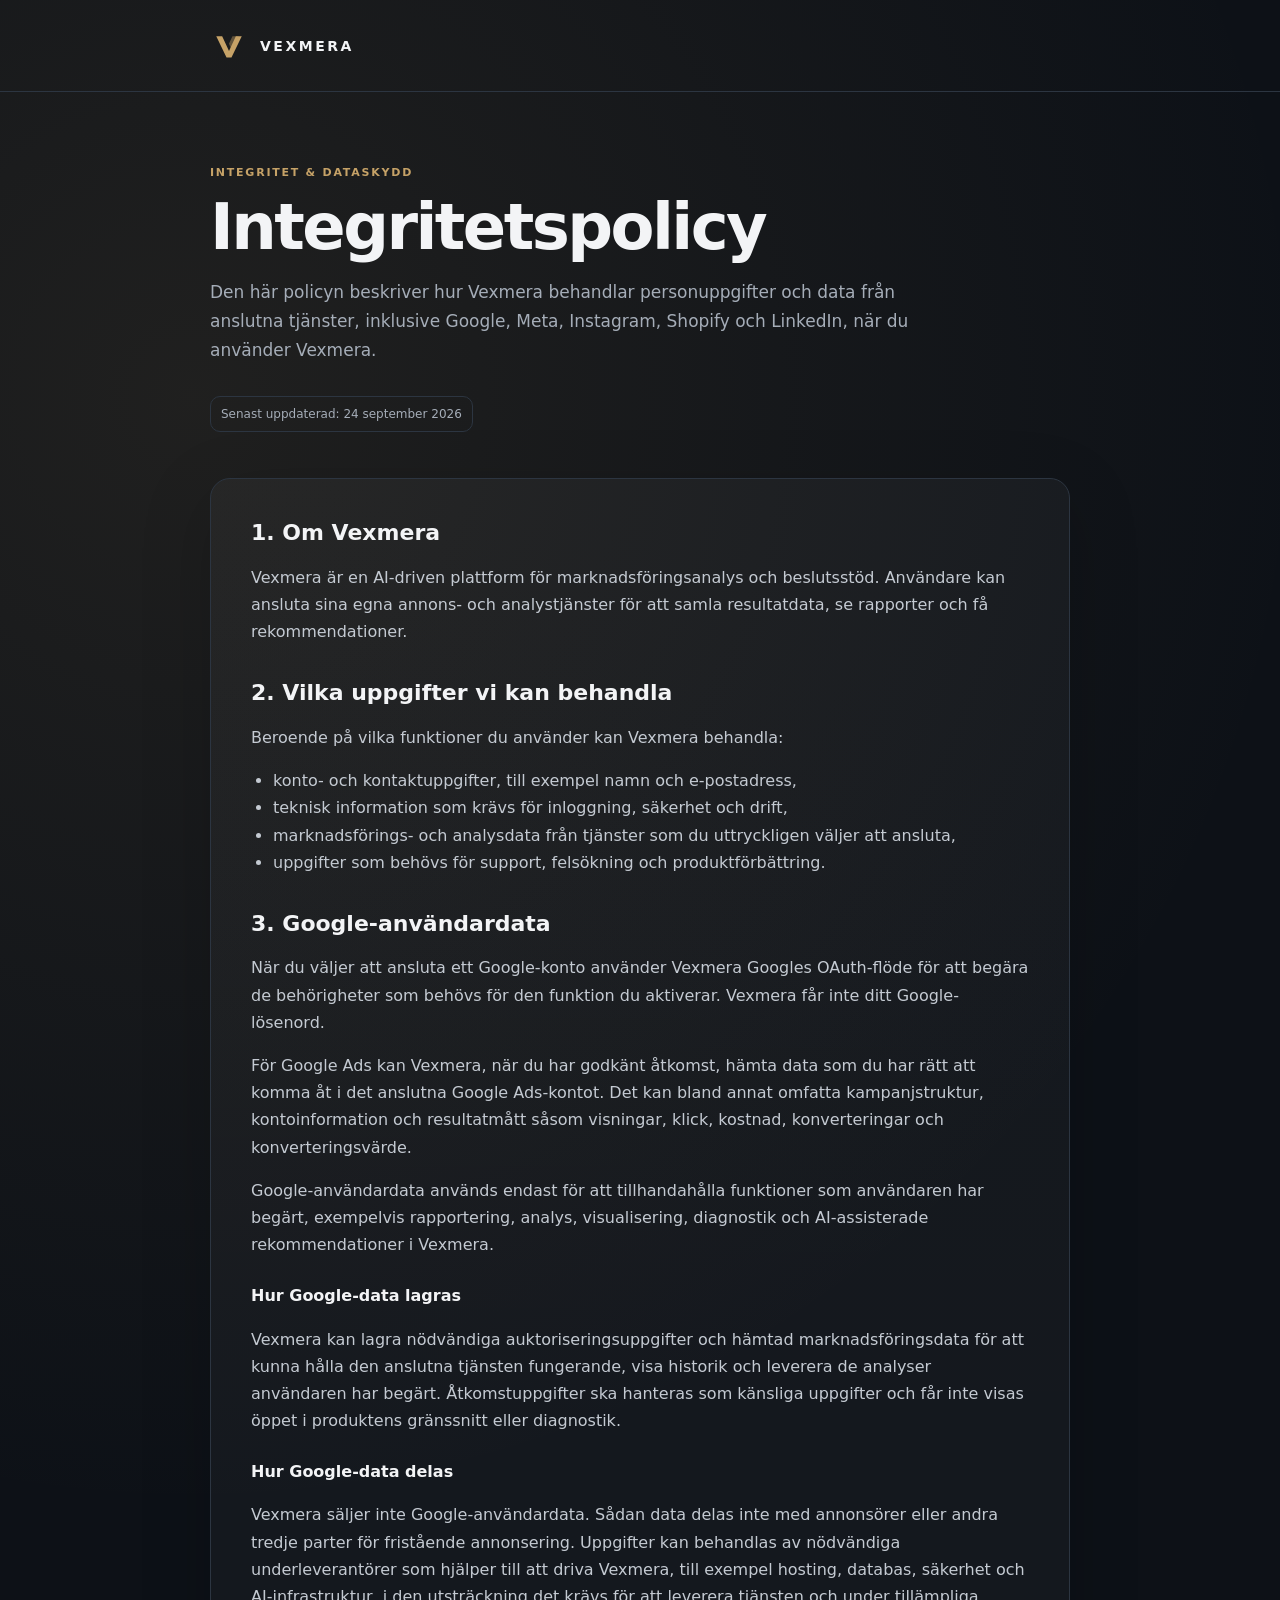
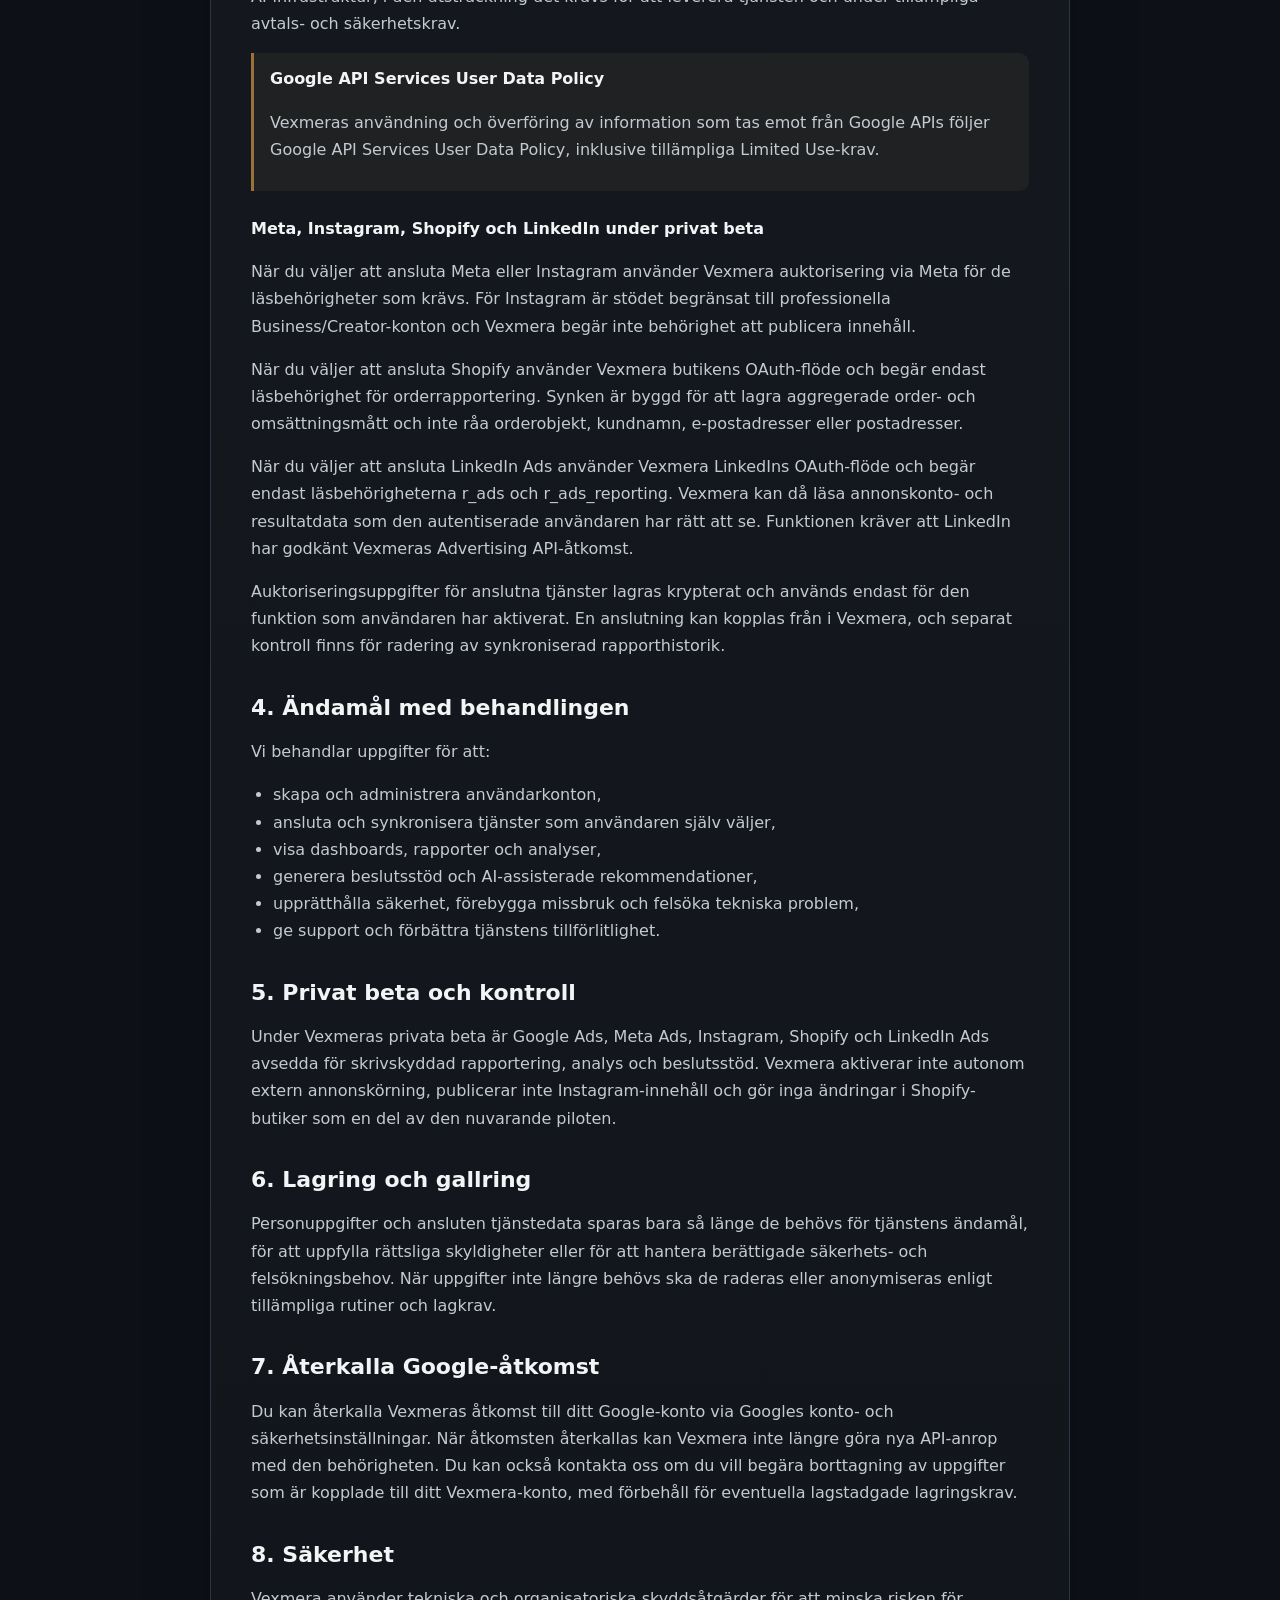
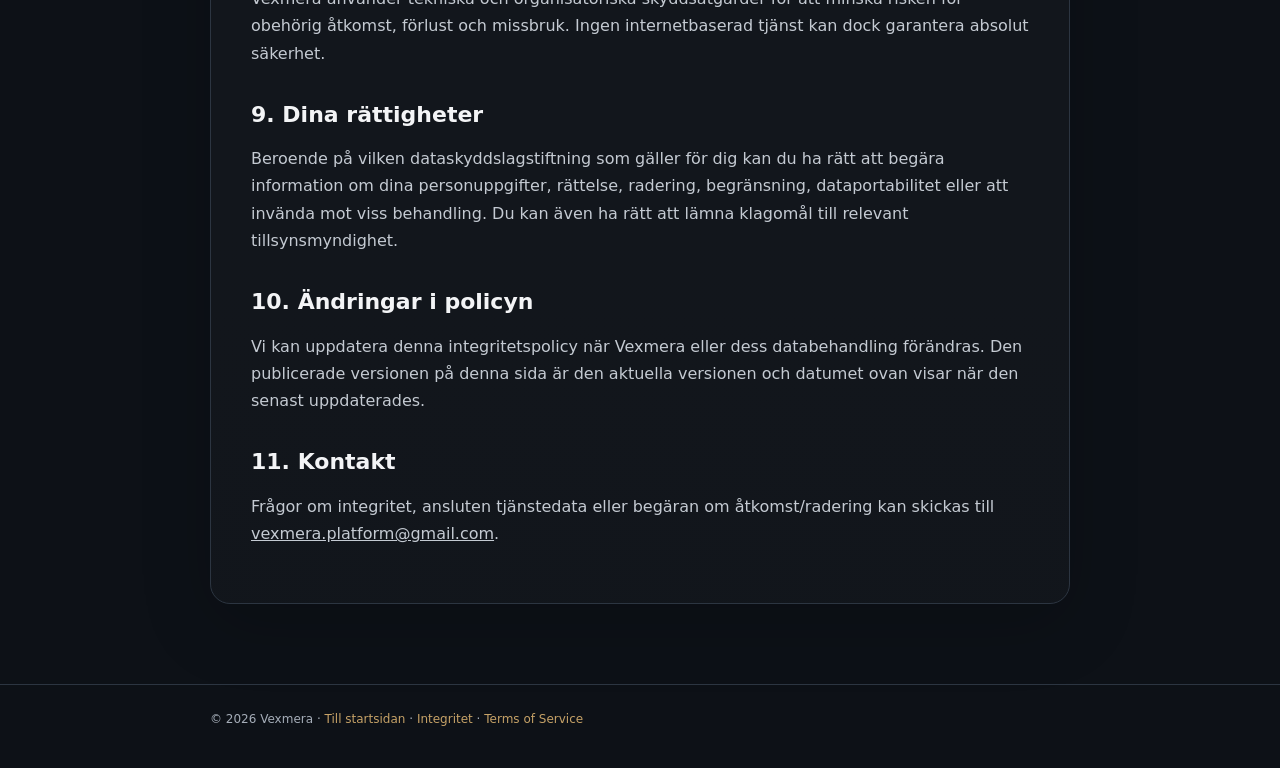
<file: static/privacy.html>
<!doctype html>
<html lang="sv">
<head>
  <meta charset="utf-8" />
  <meta name="viewport" content="width=device-width,initial-scale=1" />
  <meta name="robots" content="index,follow" />
  <meta name="description" content="Vexmeras integritetspolicy och information om hur personuppgifter och data från anslutna tjänster hanteras." />
  <link rel="canonical" href="https://vexmera.com/privacy" />
  <title>Integritetspolicy | Vexmera</title>
  <style>
    :root{--paper:#0d1117;--surface:#151b23;--ink:#f3f4f6;--muted:#a5adb8;--line:#2c3541;--gold:#c6a267;--gold2:#9b7138;--max:860px}
    *{box-sizing:border-box}body{margin:0;background:radial-gradient(circle at 15% 10%,rgba(198,162,103,.10),transparent 30%),var(--paper);color:var(--ink);font-family:Inter,ui-sans-serif,system-ui,-apple-system,BlinkMacSystemFont,"Segoe UI",sans-serif;line-height:1.7;-webkit-font-smoothing:antialiased}a{color:inherit}.shell{width:min(var(--max),calc(100% - 36px));margin:0 auto}.top{padding:28px 0 18px;border-bottom:1px solid var(--line)}.brand{display:inline-flex;align-items:center;gap:12px;text-decoration:none}.mark{width:38px;height:38px;display:grid;place-items:center;color:var(--gold)}.mark svg{width:36px;height:36px}.brand strong{font-size:14px;letter-spacing:.18em}.hero{padding:72px 0 28px}.eyebrow{color:var(--gold);font-size:11px;font-weight:800;letter-spacing:.16em;text-transform:uppercase}.hero h1{font-size:clamp(38px,7vw,64px);line-height:1.02;letter-spacing:-.04em;margin:12px 0 18px}.hero p{color:var(--muted);font-size:17px;max-width:720px}.updated{display:inline-flex;margin-top:14px;padding:7px 10px;border:1px solid var(--line);border-radius:10px;color:var(--muted);font-size:12px}.content{padding:18px 0 80px}.card{background:linear-gradient(180deg,rgba(255,255,255,.035),rgba(255,255,255,.018));border:1px solid var(--line);border-radius:20px;padding:clamp(22px,4vw,40px);box-shadow:0 20px 70px rgba(0,0,0,.18)}h2{font-size:22px;line-height:1.3;margin:34px 0 10px}h2:first-child{margin-top:0}h3{font-size:16px;margin:24px 0 6px}p,li{color:#c4cad2}ul{padding-left:22px}.note{border-left:3px solid var(--gold2);padding:12px 16px;background:rgba(198,162,103,.06);border-radius:0 10px 10px 0}.footer{border-top:1px solid var(--line);padding:24px 0 38px;color:var(--muted);font-size:12px}.footer a{color:var(--gold);text-decoration:none}@media(max-width:640px){.hero{padding-top:50px}.card{border-radius:16px}}
  </style>
</head>
<body>
  <header class="top">
    <div class="shell">
      <a class="brand" href="/" aria-label="Vexmera startsida">
        <span class="mark" aria-hidden="true"><svg viewBox="0 0 48 48"><path d="M7 9.5 20.7 38h6.6L41 9.5h-7.9L24 29.4 14.9 9.5H7Z" fill="currentColor"/><path d="m28.6 9.5-4.7 10.2 4 8.6L37 9.5h-8.4Z" fill="currentColor" opacity=".42"/></svg></span>
        <strong>VEXMERA</strong>
      </a>
    </div>
  </header>

  <main class="shell">
    <section class="hero">
      <div class="eyebrow">Integritet & dataskydd</div>
      <h1>Integritetspolicy</h1>
      <p>Den här policyn beskriver hur Vexmera behandlar personuppgifter och data från anslutna tjänster, inklusive Google, Meta, Instagram, Shopify och LinkedIn, när du använder Vexmera.</p>
      <span class="updated">Senast uppdaterad: 24 september 2026</span>
    </section>

    <section class="content">
      <article class="card">
        <h2>1. Om Vexmera</h2>
        <p>Vexmera är en AI-driven plattform för marknadsföringsanalys och beslutsstöd. Användare kan ansluta sina egna annons- och analystjänster för att samla resultatdata, se rapporter och få rekommendationer.</p>

        <h2>2. Vilka uppgifter vi kan behandla</h2>
        <p>Beroende på vilka funktioner du använder kan Vexmera behandla:</p>
        <ul>
          <li>konto- och kontaktuppgifter, till exempel namn och e-postadress,</li>
          <li>teknisk information som krävs för inloggning, säkerhet och drift,</li>
          <li>marknadsförings- och analysdata från tjänster som du uttryckligen väljer att ansluta,</li>
          <li>uppgifter som behövs för support, felsökning och produktförbättring.</li>
        </ul>

        <h2>3. Google-användardata</h2>
        <p>När du väljer att ansluta ett Google-konto använder Vexmera Googles OAuth-flöde för att begära de behörigheter som behövs för den funktion du aktiverar. Vexmera får inte ditt Google-lösenord.</p>
        <p>För Google Ads kan Vexmera, när du har godkänt åtkomst, hämta data som du har rätt att komma åt i det anslutna Google Ads-kontot. Det kan bland annat omfatta kampanjstruktur, kontoinformation och resultatmått såsom visningar, klick, kostnad, konverteringar och konverteringsvärde.</p>
        <p>Google-användardata används endast för att tillhandahålla funktioner som användaren har begärt, exempelvis rapportering, analys, visualisering, diagnostik och AI-assisterade rekommendationer i Vexmera.</p>

        <h3>Hur Google-data lagras</h3>
        <p>Vexmera kan lagra nödvändiga auktoriseringsuppgifter och hämtad marknadsföringsdata för att kunna hålla den anslutna tjänsten fungerande, visa historik och leverera de analyser användaren har begärt. Åtkomstuppgifter ska hanteras som känsliga uppgifter och får inte visas öppet i produktens gränssnitt eller diagnostik.</p>

        <h3>Hur Google-data delas</h3>
        <p>Vexmera säljer inte Google-användardata. Sådan data delas inte med annonsörer eller andra tredje parter för fristående annonsering. Uppgifter kan behandlas av nödvändiga underleverantörer som hjälper till att driva Vexmera, till exempel hosting, databas, säkerhet och AI-infrastruktur, i den utsträckning det krävs för att leverera tjänsten och under tillämpliga avtals- och säkerhetskrav.</p>

        <div class="note">
          <strong>Google API Services User Data Policy</strong>
          <p>Vexmeras användning och överföring av information som tas emot från Google APIs följer Google API Services User Data Policy, inklusive tillämpliga Limited Use-krav.</p>
        </div>

        <h3>Meta, Instagram, Shopify och LinkedIn under privat beta</h3>
        <p>När du väljer att ansluta Meta eller Instagram använder Vexmera auktorisering via Meta för de läsbehörigheter som krävs. För Instagram är stödet begränsat till professionella Business/Creator-konton och Vexmera begär inte behörighet att publicera innehåll.</p>
        <p>När du väljer att ansluta Shopify använder Vexmera butikens OAuth-flöde och begär endast läsbehörighet för orderrapportering. Synken är byggd för att lagra aggregerade order- och omsättningsmått och inte råa orderobjekt, kundnamn, e-postadresser eller postadresser.</p>
        <p>När du väljer att ansluta LinkedIn Ads använder Vexmera LinkedIns OAuth-flöde och begär endast läsbehörigheterna r_ads och r_ads_reporting. Vexmera kan då läsa annonskonto- och resultatdata som den autentiserade användaren har rätt att se. Funktionen kräver att LinkedIn har godkänt Vexmeras Advertising API-åtkomst.</p>
        <p>Auktoriseringsuppgifter för anslutna tjänster lagras krypterat och används endast för den funktion som användaren har aktiverat. En anslutning kan kopplas från i Vexmera, och separat kontroll finns för radering av synkroniserad rapporthistorik.</p>

        <h2>4. Ändamål med behandlingen</h2>
        <p>Vi behandlar uppgifter för att:</p>
        <ul>
          <li>skapa och administrera användarkonton,</li>
          <li>ansluta och synkronisera tjänster som användaren själv väljer,</li>
          <li>visa dashboards, rapporter och analyser,</li>
          <li>generera beslutsstöd och AI-assisterade rekommendationer,</li>
          <li>upprätthålla säkerhet, förebygga missbruk och felsöka tekniska problem,</li>
          <li>ge support och förbättra tjänstens tillförlitlighet.</li>
        </ul>

        <h2>5. Privat beta och kontroll</h2>
        <p>Under Vexmeras privata beta är Google Ads, Meta Ads, Instagram, Shopify och LinkedIn Ads avsedda för skrivskyddad rapportering, analys och beslutsstöd. Vexmera aktiverar inte autonom extern annonskörning, publicerar inte Instagram-innehåll och gör inga ändringar i Shopify-butiker som en del av den nuvarande piloten.</p>

        <h2>6. Lagring och gallring</h2>
        <p>Personuppgifter och ansluten tjänstedata sparas bara så länge de behövs för tjänstens ändamål, för att uppfylla rättsliga skyldigheter eller för att hantera berättigade säkerhets- och felsökningsbehov. När uppgifter inte längre behövs ska de raderas eller anonymiseras enligt tillämpliga rutiner och lagkrav.</p>

        <h2>7. Återkalla Google-åtkomst</h2>
        <p>Du kan återkalla Vexmeras åtkomst till ditt Google-konto via Googles konto- och säkerhetsinställningar. När åtkomsten återkallas kan Vexmera inte längre göra nya API-anrop med den behörigheten. Du kan också kontakta oss om du vill begära borttagning av uppgifter som är kopplade till ditt Vexmera-konto, med förbehåll för eventuella lagstadgade lagringskrav.</p>

        <h2>8. Säkerhet</h2>
        <p>Vexmera använder tekniska och organisatoriska skyddsåtgärder för att minska risken för obehörig åtkomst, förlust och missbruk. Ingen internetbaserad tjänst kan dock garantera absolut säkerhet.</p>

        <h2>9. Dina rättigheter</h2>
        <p>Beroende på vilken dataskyddslagstiftning som gäller för dig kan du ha rätt att begära information om dina personuppgifter, rättelse, radering, begränsning, dataportabilitet eller att invända mot viss behandling. Du kan även ha rätt att lämna klagomål till relevant tillsynsmyndighet.</p>

        <h2>10. Ändringar i policyn</h2>
        <p>Vi kan uppdatera denna integritetspolicy när Vexmera eller dess databehandling förändras. Den publicerade versionen på denna sida är den aktuella versionen och datumet ovan visar när den senast uppdaterades.</p>

        <h2>11. Kontakt</h2>
        <p>Frågor om integritet, ansluten tjänstedata eller begäran om åtkomst/radering kan skickas till <a href="mailto:vexmera.platform@gmail.com">vexmera.platform@gmail.com</a>.</p>
      </article>
    </section>
  </main>

  <footer class="footer">
    <div class="shell">© 2026 Vexmera · <a href="/">Till startsidan</a> · <a href="/privacy">Integritet</a> · <a href="/terms">Terms of Service</a></div>
  </footer>
</body>
</html>
</file>
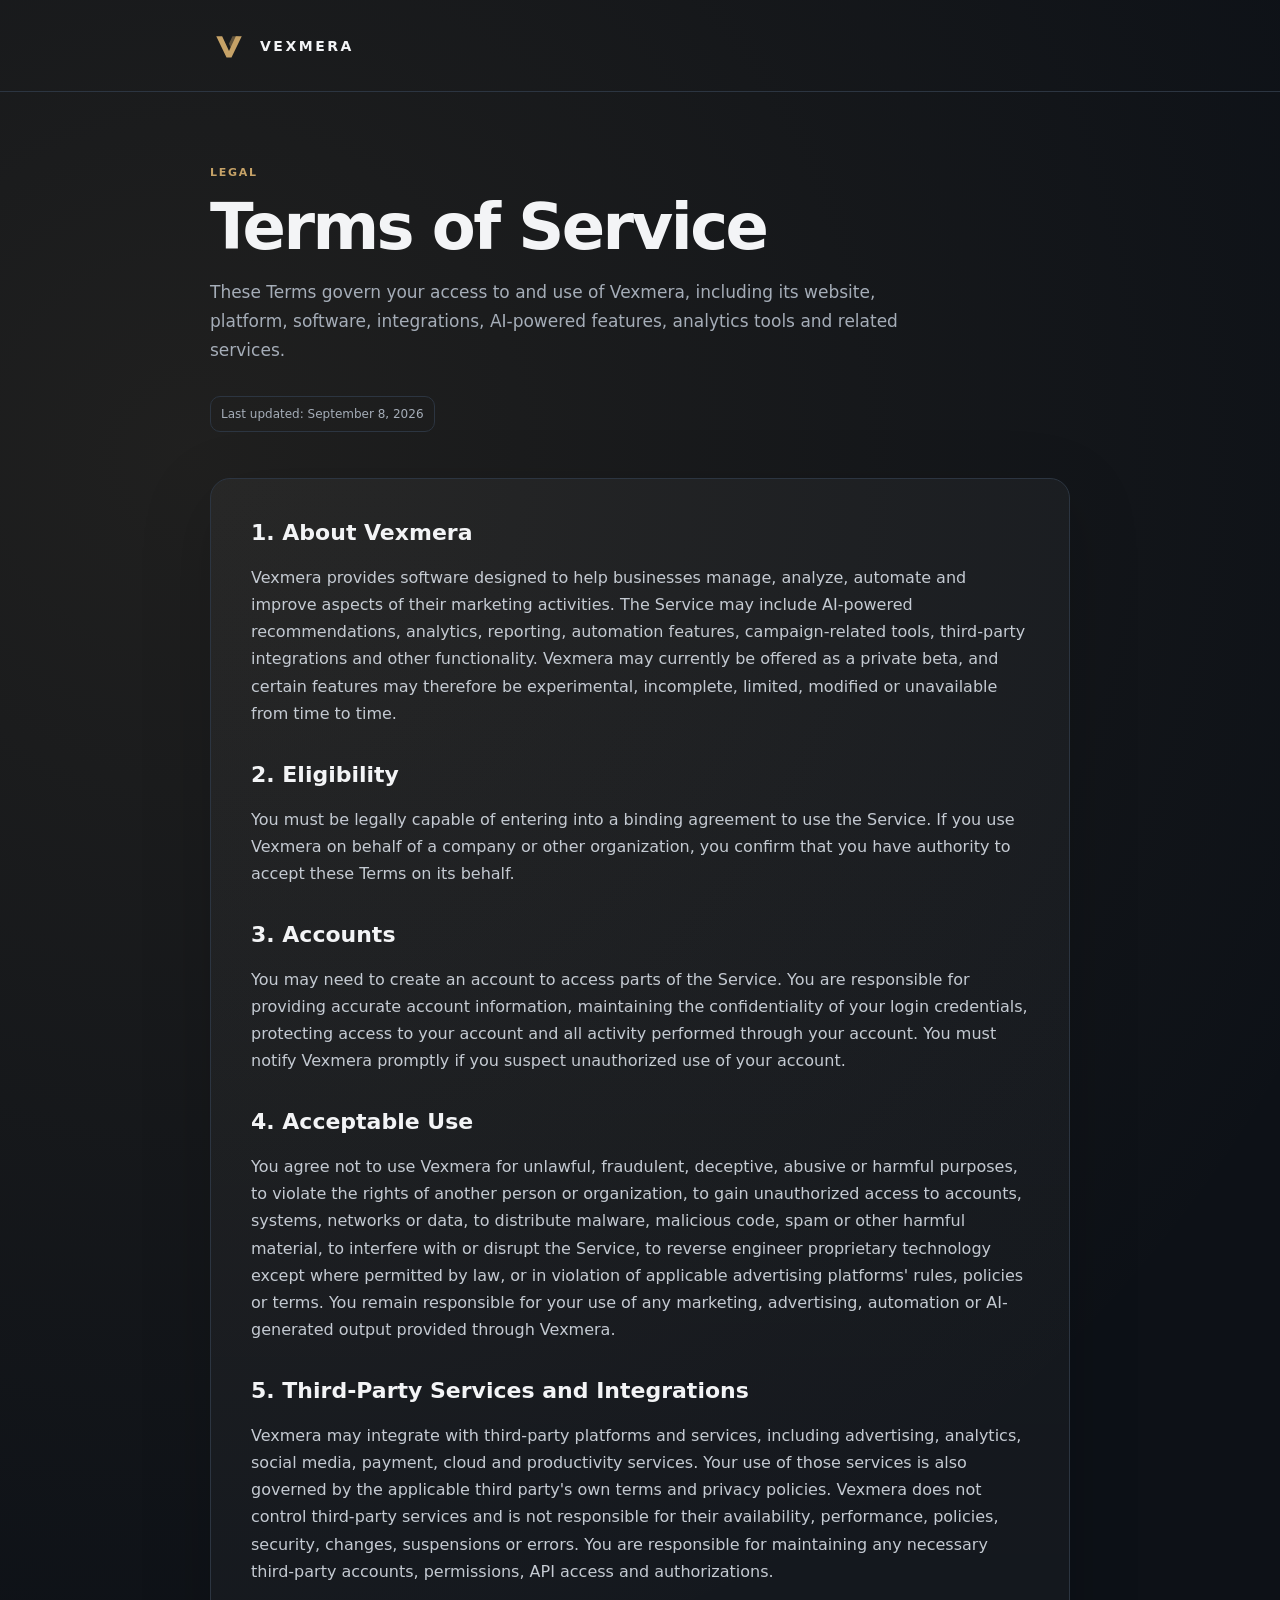
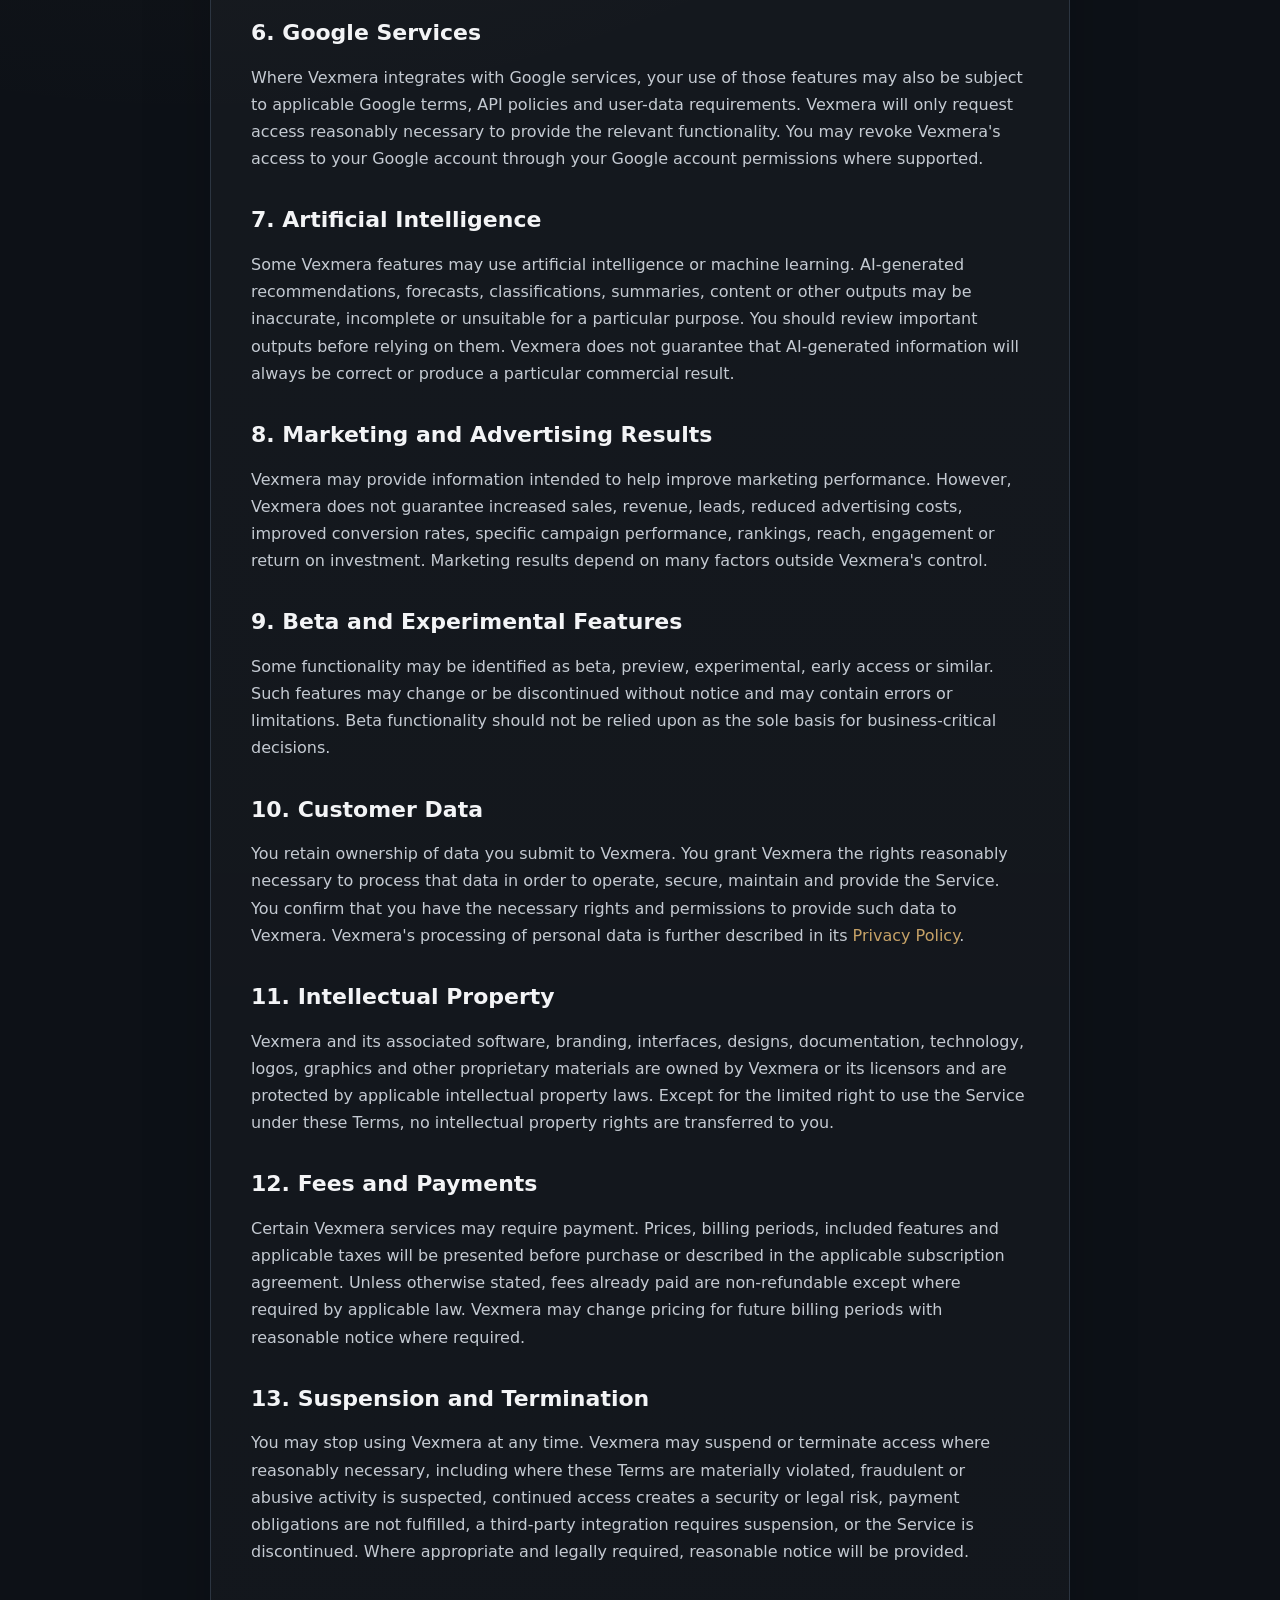
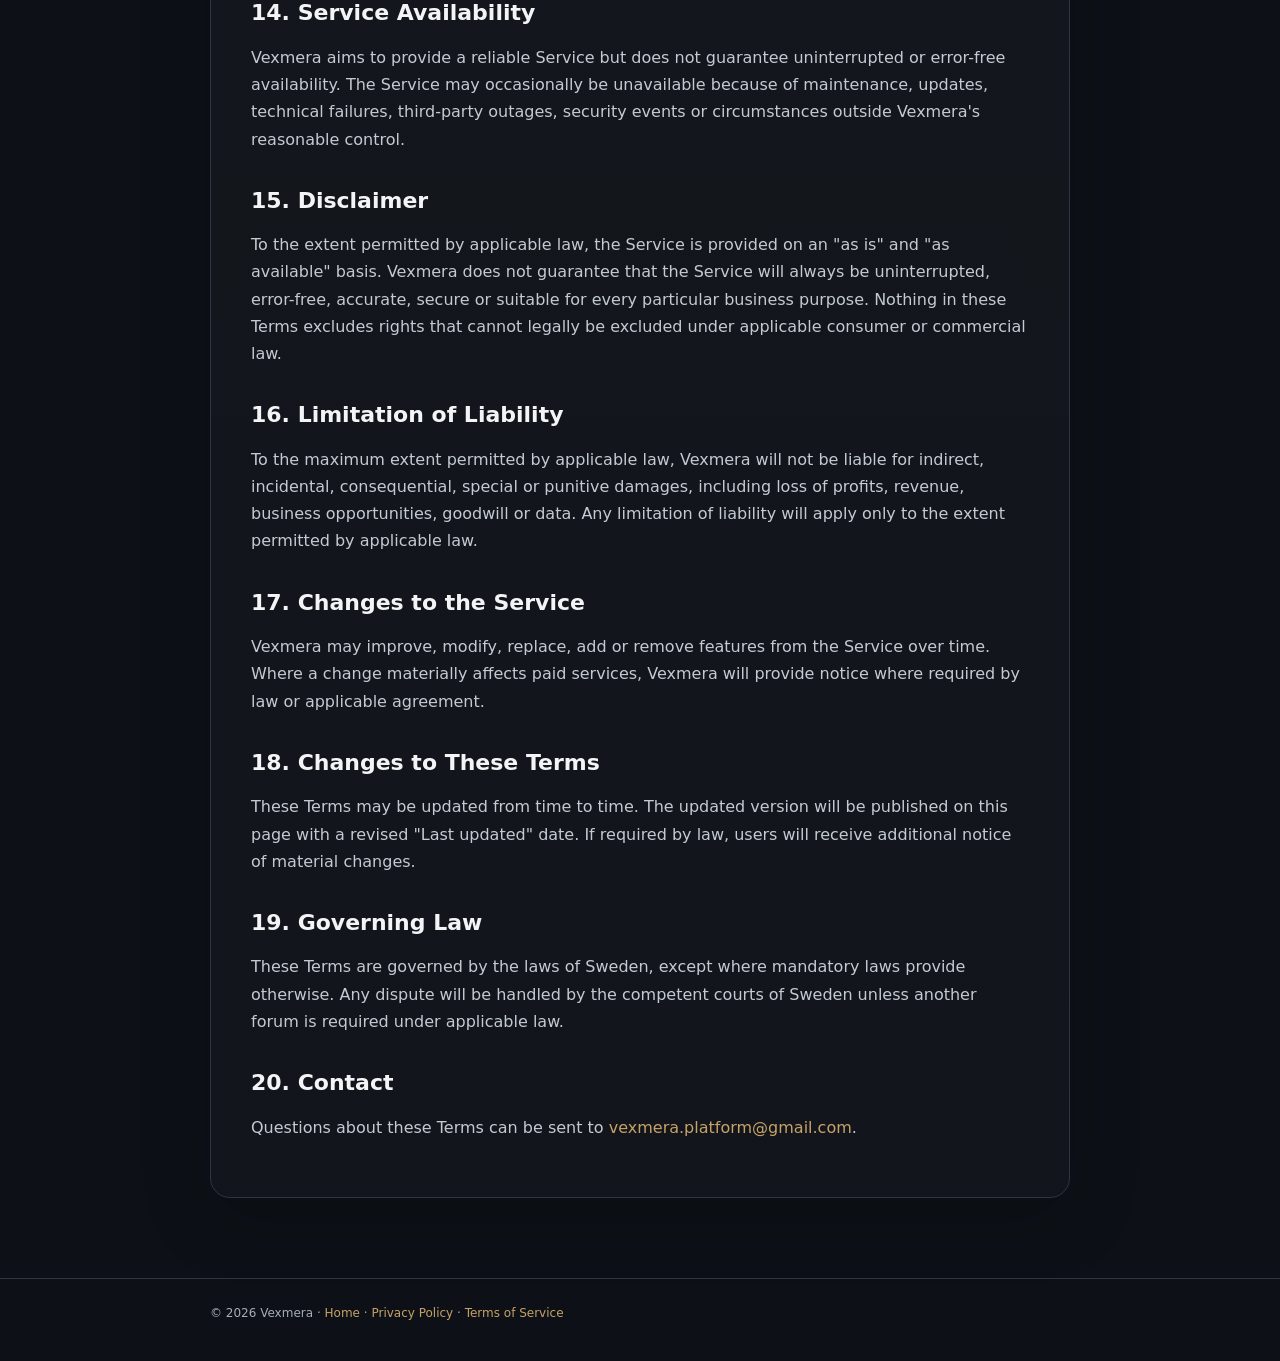
<file: static/terms.html>
<!doctype html>
<html lang="en">
<head>
  <meta charset="utf-8" />
  <meta name="viewport" content="width=device-width,initial-scale=1" />
  <meta name="robots" content="index,follow" />
  <meta name="description" content="Terms of Service for Vexmera." />
  <link rel="canonical" href="https://vexmera.com/terms" />
  <title>Terms of Service | Vexmera</title>
  <style>
    :root{--paper:#0d1117;--ink:#f3f4f6;--muted:#a5adb8;--line:#2c3541;--gold:#c6a267;--max:860px}*{box-sizing:border-box}body{margin:0;background:radial-gradient(circle at 15% 10%,rgba(198,162,103,.10),transparent 30%),var(--paper);color:var(--ink);font-family:Inter,ui-sans-serif,system-ui,-apple-system,BlinkMacSystemFont,"Segoe UI",sans-serif;line-height:1.7;-webkit-font-smoothing:antialiased}a{color:inherit}.shell{width:min(var(--max),calc(100% - 36px));margin:0 auto}.top{padding:28px 0 18px;border-bottom:1px solid var(--line)}.brand{display:inline-flex;align-items:center;gap:12px;text-decoration:none}.mark{width:38px;height:38px;display:grid;place-items:center;color:var(--gold)}.mark svg{width:36px;height:36px}.brand strong{font-size:14px;letter-spacing:.18em}.hero{padding:72px 0 28px}.eyebrow{color:var(--gold);font-size:11px;font-weight:800;letter-spacing:.16em;text-transform:uppercase}.hero h1{font-size:clamp(38px,7vw,64px);line-height:1.02;letter-spacing:-.04em;margin:12px 0 18px}.hero p{color:var(--muted);font-size:17px;max-width:720px}.updated{display:inline-flex;margin-top:14px;padding:7px 10px;border:1px solid var(--line);border-radius:10px;color:var(--muted);font-size:12px}.content{padding:18px 0 80px}.card{background:linear-gradient(180deg,rgba(255,255,255,.035),rgba(255,255,255,.018));border:1px solid var(--line);border-radius:20px;padding:clamp(22px,4vw,40px);box-shadow:0 20px 70px rgba(0,0,0,.18)}h2{font-size:22px;line-height:1.3;margin:34px 0 10px}h2:first-child{margin-top:0}p,li{color:#c4cad2}ul{padding-left:22px}.footer{border-top:1px solid var(--line);padding:24px 0 38px;color:var(--muted);font-size:12px}.footer a,.card a{color:var(--gold);text-decoration:none}@media(max-width:640px){.hero{padding-top:50px}.card{border-radius:16px}}
  </style>
</head>
<body>
  <header class="top"><div class="shell"><a class="brand" href="/" aria-label="Vexmera home"><span class="mark" aria-hidden="true"><svg viewBox="0 0 48 48"><path d="M7 9.5 20.7 38h6.6L41 9.5h-7.9L24 29.4 14.9 9.5H7Z" fill="currentColor"/><path d="m28.6 9.5-4.7 10.2 4 8.6L37 9.5h-8.4Z" fill="currentColor" opacity=".42"/></svg></span><strong>VEXMERA</strong></a></div></header>
  <main class="shell">
    <section class="hero"><div class="eyebrow">Legal</div><h1>Terms of Service</h1><p>These Terms govern your access to and use of Vexmera, including its website, platform, software, integrations, AI-powered features, analytics tools and related services.</p><span class="updated">Last updated: September 8, 2026</span></section>
    <section class="content"><article class="card">
      <h2>1. About Vexmera</h2><p>Vexmera provides software designed to help businesses manage, analyze, automate and improve aspects of their marketing activities. The Service may include AI-powered recommendations, analytics, reporting, automation features, campaign-related tools, third-party integrations and other functionality. Vexmera may currently be offered as a private beta, and certain features may therefore be experimental, incomplete, limited, modified or unavailable from time to time.</p>
      <h2>2. Eligibility</h2><p>You must be legally capable of entering into a binding agreement to use the Service. If you use Vexmera on behalf of a company or other organization, you confirm that you have authority to accept these Terms on its behalf.</p>
      <h2>3. Accounts</h2><p>You may need to create an account to access parts of the Service. You are responsible for providing accurate account information, maintaining the confidentiality of your login credentials, protecting access to your account and all activity performed through your account. You must notify Vexmera promptly if you suspect unauthorized use of your account.</p>
      <h2>4. Acceptable Use</h2><p>You agree not to use Vexmera for unlawful, fraudulent, deceptive, abusive or harmful purposes, to violate the rights of another person or organization, to gain unauthorized access to accounts, systems, networks or data, to distribute malware, malicious code, spam or other harmful material, to interfere with or disrupt the Service, to reverse engineer proprietary technology except where permitted by law, or in violation of applicable advertising platforms' rules, policies or terms. You remain responsible for your use of any marketing, advertising, automation or AI-generated output provided through Vexmera.</p>
      <h2>5. Third-Party Services and Integrations</h2><p>Vexmera may integrate with third-party platforms and services, including advertising, analytics, social media, payment, cloud and productivity services. Your use of those services is also governed by the applicable third party's own terms and privacy policies. Vexmera does not control third-party services and is not responsible for their availability, performance, policies, security, changes, suspensions or errors. You are responsible for maintaining any necessary third-party accounts, permissions, API access and authorizations.</p>
      <h2>6. Google Services</h2><p>Where Vexmera integrates with Google services, your use of those features may also be subject to applicable Google terms, API policies and user-data requirements. Vexmera will only request access reasonably necessary to provide the relevant functionality. You may revoke Vexmera's access to your Google account through your Google account permissions where supported.</p>
      <h2>7. Artificial Intelligence</h2><p>Some Vexmera features may use artificial intelligence or machine learning. AI-generated recommendations, forecasts, classifications, summaries, content or other outputs may be inaccurate, incomplete or unsuitable for a particular purpose. You should review important outputs before relying on them. Vexmera does not guarantee that AI-generated information will always be correct or produce a particular commercial result.</p>
      <h2>8. Marketing and Advertising Results</h2><p>Vexmera may provide information intended to help improve marketing performance. However, Vexmera does not guarantee increased sales, revenue, leads, reduced advertising costs, improved conversion rates, specific campaign performance, rankings, reach, engagement or return on investment. Marketing results depend on many factors outside Vexmera's control.</p>
      <h2>9. Beta and Experimental Features</h2><p>Some functionality may be identified as beta, preview, experimental, early access or similar. Such features may change or be discontinued without notice and may contain errors or limitations. Beta functionality should not be relied upon as the sole basis for business-critical decisions.</p>
      <h2>10. Customer Data</h2><p>You retain ownership of data you submit to Vexmera. You grant Vexmera the rights reasonably necessary to process that data in order to operate, secure, maintain and provide the Service. You confirm that you have the necessary rights and permissions to provide such data to Vexmera. Vexmera's processing of personal data is further described in its <a href="/privacy">Privacy Policy</a>.</p>
      <h2>11. Intellectual Property</h2><p>Vexmera and its associated software, branding, interfaces, designs, documentation, technology, logos, graphics and other proprietary materials are owned by Vexmera or its licensors and are protected by applicable intellectual property laws. Except for the limited right to use the Service under these Terms, no intellectual property rights are transferred to you.</p>
      <h2>12. Fees and Payments</h2><p>Certain Vexmera services may require payment. Prices, billing periods, included features and applicable taxes will be presented before purchase or described in the applicable subscription agreement. Unless otherwise stated, fees already paid are non-refundable except where required by applicable law. Vexmera may change pricing for future billing periods with reasonable notice where required.</p>
      <h2>13. Suspension and Termination</h2><p>You may stop using Vexmera at any time. Vexmera may suspend or terminate access where reasonably necessary, including where these Terms are materially violated, fraudulent or abusive activity is suspected, continued access creates a security or legal risk, payment obligations are not fulfilled, a third-party integration requires suspension, or the Service is discontinued. Where appropriate and legally required, reasonable notice will be provided.</p>
      <h2>14. Service Availability</h2><p>Vexmera aims to provide a reliable Service but does not guarantee uninterrupted or error-free availability. The Service may occasionally be unavailable because of maintenance, updates, technical failures, third-party outages, security events or circumstances outside Vexmera's reasonable control.</p>
      <h2>15. Disclaimer</h2><p>To the extent permitted by applicable law, the Service is provided on an "as is" and "as available" basis. Vexmera does not guarantee that the Service will always be uninterrupted, error-free, accurate, secure or suitable for every particular business purpose. Nothing in these Terms excludes rights that cannot legally be excluded under applicable consumer or commercial law.</p>
      <h2>16. Limitation of Liability</h2><p>To the maximum extent permitted by applicable law, Vexmera will not be liable for indirect, incidental, consequential, special or punitive damages, including loss of profits, revenue, business opportunities, goodwill or data. Any limitation of liability will apply only to the extent permitted by applicable law.</p>
      <h2>17. Changes to the Service</h2><p>Vexmera may improve, modify, replace, add or remove features from the Service over time. Where a change materially affects paid services, Vexmera will provide notice where required by law or applicable agreement.</p>
      <h2>18. Changes to These Terms</h2><p>These Terms may be updated from time to time. The updated version will be published on this page with a revised "Last updated" date. If required by law, users will receive additional notice of material changes.</p>
      <h2>19. Governing Law</h2><p>These Terms are governed by the laws of Sweden, except where mandatory laws provide otherwise. Any dispute will be handled by the competent courts of Sweden unless another forum is required under applicable law.</p>
      <h2>20. Contact</h2><p>Questions about these Terms can be sent to <a href="mailto:vexmera.platform@gmail.com">vexmera.platform@gmail.com</a>.</p>
    </article></section>
  </main>
  <footer class="footer"><div class="shell">© 2026 Vexmera · <a href="/">Home</a> · <a href="/privacy">Privacy Policy</a> · <a href="/terms">Terms of Service</a></div></footer>
</body>
</html>
</file>
<file: static/landing.css>
:root{
  --paper:#f7f5f0;--paper-2:#fbfaf7;--surface:#ffffff;--surface-soft:#f1ede5;--ink:#111318;--ink-2:#1b2028;--muted:#6a707a;--line:#ded9cf;--line-strong:#cfc7ba;--gold:#b38a4a;--gold-dark:#87632f;--gold-soft:#eadfce;--dark:#11151c;--dark-2:#171c24;--dark-3:#202630;--success:#31875d;--danger:#c65353;--warning:#c78a3e;--shadow:0 24px 80px rgba(35,31,24,.10);--shadow-soft:0 14px 45px rgba(35,31,24,.07);--radius-xl:30px;--radius-lg:22px;--radius-md:16px;--ease:cubic-bezier(.22,.61,.36,1);--header:rgba(251,250,247,.78)
}
html[data-theme="dark"]{--paper:#0d1117;--paper-2:#11161d;--surface:#151b23;--surface-soft:#1a212b;--ink:#f3f4f6;--ink-2:#e2e6eb;--muted:#9aa2ad;--line:#28313d;--line-strong:#374250;--gold:#c6a267;--gold-dark:#a47d43;--gold-soft:#2c261c;--dark:#090c11;--dark-2:#10151c;--dark-3:#171e27;--success:#58b584;--danger:#df7474;--warning:#d6a45d;--shadow:0 24px 80px rgba(0,0,0,.28);--shadow-soft:0 14px 45px rgba(0,0,0,.20);--header:rgba(17,22,29,.78)}
*{box-sizing:border-box}html{scroll-behavior:smooth}body{margin:0;background:var(--paper);color:var(--ink);font-family:Inter,ui-sans-serif,system-ui,-apple-system,BlinkMacSystemFont,"Segoe UI",sans-serif;-webkit-font-smoothing:antialiased;overflow-x:hidden;transition:background .4s var(--ease),color .4s var(--ease)}body.menu-open{overflow:hidden}a{color:inherit;text-decoration:none}button{font:inherit}h1,h2,h3,.brand-copy strong{font-family:Manrope,Inter,sans-serif}::selection{background:var(--gold-soft);color:var(--ink)}
.section-wrap{width:min(1220px,calc(100% - 40px));margin:0 auto}.section{padding:112px 0}.eyebrow{display:flex;align-items:center;gap:9px;color:var(--gold-dark);font-size:10px;line-height:1.2;font-weight:800;letter-spacing:.18em;text-transform:uppercase}.pulse-dot{width:7px;height:7px;border-radius:50%;background:var(--gold);box-shadow:0 0 0 6px color-mix(in srgb,var(--gold) 12%,transparent);animation:pulse 3.4s ease-in-out infinite}.section-heading{max-width:770px;margin-bottom:54px}.section-heading.centered{text-align:center;margin-left:auto;margin-right:auto}.section-heading.centered .eyebrow{justify-content:center}.section-heading h2{font-size:clamp(34px,4vw,58px);line-height:1.04;letter-spacing:-.045em;margin:15px 0 18px}.section-heading p{font-size:16px;line-height:1.75;color:var(--muted);margin:0;max-width:680px}.section-heading.centered p{margin-left:auto;margin-right:auto}.split-heading{max-width:none;display:grid;grid-template-columns:1.05fr .75fr;gap:80px;align-items:end}.split-heading p{justify-self:end}.positive{color:var(--success)!important}.full{width:100%;justify-content:center}.compact{padding:11px 15px!important;font-size:12px!important}.button{display:inline-flex;align-items:center;justify-content:center;gap:10px;border:1px solid transparent;border-radius:12px;padding:14px 19px;font-weight:700;font-size:13px;cursor:pointer;transition:transform .25s var(--ease),box-shadow .25s var(--ease),background .25s var(--ease),border-color .25s var(--ease),color .25s var(--ease)}.button:hover{transform:translateY(-2px)}.button-primary{background:linear-gradient(180deg,#c6a267,#a87d3f);color:#17130e;box-shadow:0 12px 30px rgba(179,138,74,.18)}.button-primary:hover{box-shadow:0 16px 34px rgba(179,138,74,.28)}.button-dark{background:var(--ink);color:var(--paper)}.button-light{background:#f8f5ed;color:#111318}.button-ghost{background:color-mix(in srgb,var(--surface) 74%,transparent);border-color:var(--line);color:var(--ink)}.button-small{padding:10px 14px;border-radius:10px}.text-link{font-size:12px;font-weight:600;color:var(--muted);transition:color .2s}.text-link:hover{color:var(--ink)}
.ambient-light,.pointer-light{position:fixed;pointer-events:none;z-index:-1;filter:blur(50px);opacity:.55}.ambient-light-a{width:520px;height:520px;left:-150px;top:8vh;background:radial-gradient(circle,rgba(205,177,128,.20),rgba(205,177,128,0) 68%);animation:driftA 18s ease-in-out infinite alternate}.ambient-light-b{width:620px;height:620px;right:-210px;top:42vh;background:radial-gradient(circle,rgba(190,202,211,.14),rgba(190,202,211,0) 70%);animation:driftB 22s ease-in-out infinite alternate}.pointer-light{width:440px;height:440px;left:calc(var(--px,50vw) - 220px);top:calc(var(--py,40vh) - 220px);background:radial-gradient(circle,rgba(196,158,95,.10),rgba(196,158,95,0) 68%);transition:left .25s linear,top .25s linear;opacity:.45}html[data-theme="dark"] .pointer-light{opacity:.25}html[data-theme="dark"] .ambient-light-a{opacity:.32}html[data-theme="dark"] .ambient-light-b{opacity:.22}
.site-header{width:min(1220px,calc(100% - 40px));height:72px;margin:16px auto 0;padding:0 16px 0 14px;display:flex;align-items:center;justify-content:space-between;gap:26px;position:sticky;top:14px;z-index:60;border:1px solid color-mix(in srgb,var(--line) 82%,transparent);border-radius:18px;background:var(--header);backdrop-filter:blur(18px) saturate(140%);box-shadow:0 10px 34px rgba(30,26,20,.04);transition:background .3s,border-color .3s,box-shadow .3s}.site-header.scrolled{box-shadow:var(--shadow-soft);border-color:var(--line-strong)}.brand{display:flex;align-items:center;gap:11px;flex-shrink:0}.brand-mark{width:39px;height:39px;border-radius:11px;display:grid;place-items:center;color:var(--gold);background:linear-gradient(145deg,#11151c,#242a33);box-shadow:inset 0 1px 0 rgba(255,255,255,.09),0 8px 22px rgba(0,0,0,.08)}.brand-mark svg{width:27px;height:27px}.brand-copy{display:flex;flex-direction:column;gap:2px}.brand-copy strong{font-size:13px;letter-spacing:.18em}.brand-copy small{font-size:7.5px;letter-spacing:.14em;color:var(--muted);font-weight:800}.desktop-nav{display:flex;align-items:center;gap:28px;font-size:12px;color:var(--muted)}.desktop-nav a{position:relative;transition:color .2s}.desktop-nav a:after{content:"";position:absolute;left:0;right:100%;bottom:-8px;height:1px;background:var(--gold);transition:right .3s var(--ease)}.desktop-nav a:hover{color:var(--ink)}.desktop-nav a:hover:after{right:0}.header-actions{display:flex;align-items:center;gap:8px}.utility-btn{width:36px;height:36px;border:1px solid var(--line);border-radius:10px;background:color-mix(in srgb,var(--surface) 64%,transparent);color:var(--muted);font-size:10px;font-weight:800;cursor:pointer;transition:.2s}.utility-btn:hover{color:var(--ink);border-color:var(--line-strong);transform:translateY(-1px)}.theme-icon{font-size:15px}.sound-toggle{display:flex;gap:3px;align-items:center;justify-content:center}.sound-toggle i{width:5px;height:5px;border-radius:50%;background:var(--muted);opacity:.5}.sound-toggle.enabled i{background:var(--success);opacity:1;box-shadow:0 0 0 4px color-mix(in srgb,var(--success) 14%,transparent)}.menu-toggle{display:none;width:38px;height:38px;border:1px solid var(--line);border-radius:10px;background:var(--surface);align-items:center;justify-content:center;flex-direction:column;gap:5px}.menu-toggle span{width:16px;height:1px;background:var(--ink)}.mobile-menu{display:none}
.hero{padding:112px 0 86px;display:grid;grid-template-columns:.88fr 1.12fr;gap:62px;align-items:center;min-height:760px}.hero-copy{position:relative;z-index:2}.hero h1{font-size:clamp(44px,5vw,76px);line-height:.98;letter-spacing:-.058em;margin:18px 0 25px;max-width:690px}.hero h1 em{font-style:normal;color:var(--gold-dark)}.hero-lead{font-size:17px;line-height:1.7;color:var(--muted);max-width:610px}.hero-actions{display:flex;gap:11px;margin-top:30px}.hero-proof{display:flex;gap:20px;flex-wrap:wrap;margin-top:28px}.hero-proof span{display:flex;align-items:center;gap:7px;font-size:10px;color:var(--muted)}.hero-proof b{font-weight:600}.hero-proof i{font-style:normal;color:var(--success)}.hero-visual{position:relative;min-height:500px;display:grid;place-items:center}.hero-halo{position:absolute;inset:5% -8%;background:radial-gradient(circle at 50% 52%,color-mix(in srgb,var(--gold) 18%,transparent),transparent 58%);filter:blur(24px);opacity:.75;animation:halo 10s ease-in-out infinite alternate}.dashboard-window{position:relative;width:100%;min-height:445px;border:1px solid #2a3039;border-radius:22px;background:linear-gradient(145deg,#11151c,#171c24);box-shadow:0 42px 100px rgba(16,18,22,.26);overflow:hidden;display:grid;grid-template-columns:116px 1fr;transform:perspective(1300px) rotateY(-2deg) rotateX(1deg)}.dash-sidebar{padding:18px 12px;border-right:1px solid #272d36;background:#0e1218;display:flex;flex-direction:column;gap:7px}.mini-brand{width:30px;height:30px;border:1px solid #5d4b31;color:#cfac73;border-radius:9px;display:grid;place-items:center;font-family:Manrope;font-weight:800;margin-bottom:12px}.dash-nav{height:33px;border-radius:8px;display:flex;gap:8px;align-items:center;padding:0 8px;color:#7f8895;font-size:9px}.dash-nav b{width:8px;height:8px;border:1px solid #505865;border-radius:2px}.dash-nav.active{background:linear-gradient(90deg,rgba(198,162,103,.16),rgba(198,162,103,.02));color:#d6b477}.dash-nav.active b{border-color:#b38a4a;background:#b38a4a}.dash-nav.muted{opacity:.7}.dash-spacer{flex:1}.dash-main{padding:24px 22px;color:#f4f5f7}.dash-top{display:flex;justify-content:space-between;align-items:flex-start}.dash-top small{display:block;color:#b18b54;font-size:8px;letter-spacing:.15em;font-weight:800}.dash-top strong{display:block;font-family:Manrope;font-size:21px;margin-top:5px}.dash-top p{font-size:9px;color:#7e8794;margin:4px 0}.dash-date{padding:7px 10px;border:1px solid #29303a;border-radius:8px;color:#a8afb9;font-size:8px}.metric-row{display:grid;grid-template-columns:repeat(3,1fr);gap:9px;margin-top:22px}.metric-row article{background:#171c24;border:1px solid #282f39;border-radius:11px;padding:12px}.metric-row span{display:block;font-size:8px;color:#78818e}.metric-row strong{display:block;font-size:16px;margin:7px 0 5px}.metric-row small{font-size:8px}.dash-grid{display:grid;grid-template-columns:1fr 1fr;gap:10px;margin-top:10px}.recommendation-card,.chart-card{border:1px solid #282f39;border-radius:13px;background:#141920;padding:14px}.card-label{font-size:7px;letter-spacing:.10em;color:#c29e66;font-weight:800}.spark{margin-right:5px}.recommendation-card h3{font-size:12px;line-height:1.38;margin:12px 0 8px}.recommendation-card p{font-size:8px;line-height:1.5;color:#7e8794}.rec-bottom{border-top:1px solid #272e38;margin-top:12px;padding-top:9px;display:flex;justify-content:space-between;align-items:center}.rec-bottom span{font-size:7px;color:#717a87}.rec-bottom strong{font-size:10px;color:#66bd8c}.mini-action{margin-top:10px;border:0;background:transparent;color:#c6a267;font-size:8px;padding:0;cursor:pointer}.chart-head{display:flex;justify-content:space-between;font-size:8px;color:#9ba3ad}.chart-head small{color:#66707c}.chart{height:150px;margin-top:8px;display:flex;align-items:end}.chart svg{width:100%;height:100%;overflow:visible}.chart-line{stroke-dasharray:520;stroke-dashoffset:520}.in-view .chart-line,.hero-visual .chart-line{animation:drawLine 1.6s .35s var(--ease) forwards}.chart-axis{display:flex;justify-content:space-between;color:#5f6875;font-size:7px}.floating-card{position:absolute;z-index:4;border:1px solid rgba(222,217,207,.78);background:color-mix(in srgb,var(--surface) 90%,transparent);backdrop-filter:blur(18px);box-shadow:var(--shadow-soft);border-radius:13px;padding:12px 14px;min-width:170px;color:var(--ink)}.floating-card span{display:block;color:var(--gold-dark);font-size:7px;letter-spacing:.12em;font-weight:800}.floating-card strong{display:block;font-size:11px;margin:6px 0 4px}.floating-card small{display:block;color:var(--muted);font-size:8px}.floating-one{right:-18px;top:56px}.floating-two{left:-28px;bottom:52px}.float-soft{animation:floatSoft 8s ease-in-out infinite}
.trust-strip{display:grid;grid-template-columns:repeat(3,1fr);border-top:1px solid var(--line);border-bottom:1px solid var(--line);padding:28px 0}.trust-strip article{display:flex;align-items:center;gap:13px;padding:0 28px;border-right:1px solid var(--line)}.trust-strip article:first-child{padding-left:0}.trust-strip article:last-child{border-right:0}.trust-icon{width:36px;height:36px;border-radius:10px;background:var(--surface-soft);display:grid;place-items:center;color:var(--gold-dark)}.trust-strip strong{display:block;font-size:11px}.trust-strip p{margin:5px 0 0;color:var(--muted);font-size:9px}
.section-problem{padding-top:132px}.data-convergence{position:relative;min-height:360px;margin-top:62px;display:flex;align-items:center;justify-content:space-between;gap:14px}.source-stack,.vexmera-core{position:relative;z-index:2;width:205px;min-height:122px;border:1px solid var(--line);border-radius:18px;background:var(--surface);box-shadow:var(--shadow-soft);padding:18px}.source-stack{transition:transform .3s var(--ease),box-shadow .3s}.source-stack:hover{transform:translateY(-4px);box-shadow:var(--shadow)}.source-stack b,.vexmera-core strong{display:block;font-size:12px;margin:10px 0 5px}.source-stack small,.vexmera-core small{color:var(--muted);font-size:8px}.source-logo{width:34px;height:34px;border-radius:10px;display:grid;place-items:center;font-weight:800;font-size:12px}.source-logo.google{background:#f5f1e9;color:#406bb5}.source-logo.meta{background:#eef2fb;color:#4f6fc4;font-size:18px}.source-logo.analytics{background:#f8efe5;color:#c77b28}.source-logo.linkedin{background:#e9f1f7;color:#2b6b9a}.source-logo.tiktok{background:#f2eef3;color:#312d34}.source-logo.shop{background:#edf3e7;color:#5b873d}.vexmera-core{width:235px;min-height:148px;background:linear-gradient(145deg,#11151c,#202630);color:#f5f5f6;border-color:#2b323d;text-align:center;display:flex;flex-direction:column;justify-content:center;align-items:center}.vexmera-core span{width:40px;height:40px;border:1px solid #705a38;color:#c8a46d;border-radius:12px;display:grid;place-items:center;font-family:Manrope;font-weight:800}.vexmera-core strong{letter-spacing:.16em}.vexmera-core small{color:#8d95a0}.flow-lines{position:absolute;inset:0;display:flex;align-items:center;justify-content:center;z-index:1;pointer-events:none}.flow-lines:before,.flow-lines:after,.flow-lines i{content:"";position:absolute;height:1px;background:linear-gradient(90deg,transparent,var(--gold),transparent);opacity:.35;transform-origin:center}.flow-lines:before{width:68%;transform:rotate(0deg)}.flow-lines:after{width:57%;transform:rotate(9deg)}.flow-lines i:nth-child(1){width:58%;transform:rotate(-9deg)}
.product-demo{background:var(--paper-2);border-top:1px solid var(--line);border-bottom:1px solid var(--line)}.demo-layout{display:grid;grid-template-columns:.82fr 1.18fr;gap:90px;align-items:center}.demo-copy h2{font-size:clamp(32px,4vw,52px);line-height:1.08;letter-spacing:-.045em;margin:15px 0 20px}.demo-copy>p{color:var(--muted);line-height:1.75}.check-list{list-style:none;padding:0;margin:25px 0 0;display:grid;gap:10px}.check-list li{position:relative;padding-left:24px;color:var(--ink-2);font-size:12px}.check-list li:before{content:"✓";position:absolute;left:0;color:var(--success)}.insight-showcase{position:relative;border:1px solid var(--line);border-radius:24px;background:var(--surface);box-shadow:var(--shadow);padding:28px}.insight-showcase:before{content:"";position:absolute;inset:-1px;border-radius:24px;background:radial-gradient(circle at 80% 0,color-mix(in srgb,var(--gold) 16%,transparent),transparent 40%);pointer-events:none}.insight-top{display:flex;justify-content:space-between;font-size:9px;color:var(--muted)}.insight-top span{color:var(--gold-dark);font-weight:800;letter-spacing:.08em}.insight-showcase h3{font-size:25px;line-height:1.2;letter-spacing:-.03em;margin:23px 0}.insight-metrics{display:grid;grid-template-columns:1fr 1fr;gap:10px}.insight-metrics article{background:var(--surface-soft);border-radius:13px;padding:14px}.insight-metrics span{display:block;color:var(--muted);font-size:8px}.insight-metrics strong{display:block;font-size:18px;margin-top:7px}.recommend-box{margin:14px 0 18px;padding:15px;border-left:2px solid var(--gold);background:color-mix(in srgb,var(--gold-soft) 55%,transparent);border-radius:0 12px 12px 0}.recommend-box span{font-size:8px;color:var(--gold-dark);font-weight:800;letter-spacing:.08em}.recommend-box p{font-size:11px;line-height:1.55;margin:7px 0 0}
.value-section{padding-top:98px;padding-bottom:118px}.value-grid{display:grid;grid-template-columns:repeat(3,1fr);gap:15px}.value-card{position:relative;min-height:290px;padding:27px;border:1px solid var(--line);border-radius:20px;background:var(--surface);transition:transform .35s var(--ease),box-shadow .35s var(--ease),border-color .35s var(--ease)}.value-card:hover{transform:translateY(-4px);box-shadow:var(--shadow-soft);border-color:color-mix(in srgb,var(--gold) 40%,var(--line))}.value-card.featured{background:linear-gradient(155deg,color-mix(in srgb,var(--gold-soft) 38%,var(--surface)),var(--surface))}.value-card .index{position:absolute;right:24px;top:24px;color:var(--muted);font-size:9px}.icon-box{width:46px;height:46px;border:1px solid var(--line);border-radius:13px;background:var(--surface-soft);display:grid;place-items:center;color:var(--gold-dark);font-size:18px}.value-card h3{font-size:25px;margin:42px 0 12px}.value-card p{color:var(--muted);font-size:13px;line-height:1.65;margin:0}
.how-section{position:relative}.steps-line{position:absolute;left:15%;right:15%;margin-top:95px;height:1px;background:var(--line);overflow:hidden}.steps-line span{display:block;width:100%;height:100%;background:linear-gradient(90deg,transparent,var(--gold),transparent);transform:translateX(-100%)}.in-view .steps-line span{animation:sweep 2s .25s var(--ease) forwards}.steps{display:grid;grid-template-columns:repeat(3,1fr);gap:18px;position:relative}.step{position:relative;border:1px solid var(--line);border-radius:20px;background:var(--surface);padding:24px;min-height:310px}.step-number{width:32px;height:32px;border-radius:50%;display:grid;place-items:center;background:var(--ink);color:var(--paper);font-size:10px;font-weight:800}.step-visual{height:110px;margin:24px 0 24px;border-radius:14px;background:var(--surface-soft);display:flex;align-items:center;justify-content:center}.connect-visual .source-pill,.connect-visual .v-node{width:32px;height:32px;border-radius:8px;display:grid;place-items:center;background:var(--surface);border:1px solid var(--line);font-size:10px;font-weight:800}.connect-visual .v-node{background:var(--ink);color:var(--gold)}.connect-visual .meta{font-size:16px;color:#536fb9}.connect-visual .line{width:34px;height:1px;background:var(--line-strong)}.brain-visual{position:relative}.brain-visual span{width:42px;height:42px;border-radius:50%;display:grid;place-items:center;background:var(--ink);color:var(--gold)}.brain-visual i{position:absolute;width:7px;height:7px;border-radius:50%;background:var(--gold);opacity:.45}.brain-visual i:nth-child(2){transform:translate(-42px,-25px)}.brain-visual i:nth-child(3){transform:translate(48px,-15px)}.brain-visual i:nth-child(4){transform:translate(35px,31px)}.action-visual div{width:75%;padding:13px;border:1px solid var(--line);background:var(--surface);border-radius:10px}.action-visual small{display:block;color:var(--gold-dark);font-size:7px;letter-spacing:.1em}.action-visual strong{display:block;font-size:11px;margin:6px 0}.action-visual span{display:block;color:var(--success);font-size:8px}.step h3{font-size:17px;margin:0 0 10px}.step p{color:var(--muted);font-size:11px;line-height:1.6;margin:0}
.modules-section{padding:120px 0;background:var(--dark);color:#f4f5f7;position:relative;overflow:hidden}.modules-section:before{content:"";position:absolute;width:700px;height:700px;left:-320px;top:-280px;background:radial-gradient(circle,rgba(198,162,103,.12),transparent 66%);filter:blur(10px)}.dark-heading p{color:#8f98a4}.module-grid{display:grid;grid-template-columns:repeat(2,1fr);gap:14px}.module-card{position:relative;min-height:285px;border:1px solid #2a313b;border-radius:20px;background:linear-gradient(145deg,#151b23,#11161c);padding:26px;overflow:hidden;transition:transform .35s var(--ease),border-color .35s}.module-card:hover{transform:translateY(-3px);border-color:#4a4233}.module-top{display:flex;justify-content:space-between;color:#6e7784;font-size:9px}.module-letter{width:38px;height:38px;border-radius:11px;display:grid;place-items:center;background:rgba(198,162,103,.10);color:#c6a267;border:1px solid #493c2b;font-size:12px;font-weight:800}.module-card h3{font-size:27px;margin:32px 0 9px}.module-card p{max-width:430px;color:#8d96a2;font-size:12px;line-height:1.65}.module-ui{display:grid;gap:6px;position:absolute;right:24px;bottom:23px;width:120px}.module-ui span{height:5px;border-radius:9px;background:#38414e;width:58%}.module-ui span:nth-child(2){width:78%}.module-ui .long{width:100%;background:#6e5a3d}.pulse-ui{position:absolute;right:24px;bottom:25px;display:flex;gap:4px;align-items:end;height:54px}.pulse-ui i{width:8px;border-radius:5px 5px 2px 2px;background:#343e4a;height:30%}.pulse-ui i:nth-child(2){height:70%}.pulse-ui i:nth-child(3){height:48%;background:#9b7948}.pulse-ui i:nth-child(4){height:88%;background:#c09b64}.pulse-ui i:nth-child(5){height:62%}.launch-ui{position:absolute;right:23px;bottom:24px;width:155px;border:1px solid #2e3641;border-radius:11px;padding:10px;display:grid;grid-template-columns:auto 1fr;gap:2px 8px;align-items:center}.launch-ui b{grid-row:1/3;width:28px;height:28px;border-radius:7px;background:#252d38;display:grid;place-items:center;color:#c29b62;font-size:9px}.launch-ui span{font-size:8px}.launch-ui small{font-size:7px;color:#798390}.auto-ui{position:absolute;right:22px;bottom:24px;display:flex;padding:3px;border:1px solid #2e3641;border-radius:9px;background:#0e1319}.auto-ui span{padding:6px 8px;font-size:7px;color:#68727f}.auto-ui .active{background:#2a241b;color:#c8a66f;border-radius:6px}
.pulse-feature{display:grid;grid-template-columns:.78fr 1.22fr;gap:80px;align-items:center}.feature-copy h2{font-size:clamp(34px,4vw,55px);line-height:1.05;letter-spacing:-.045em;margin:15px 0 20px}.feature-copy>p{color:var(--muted);line-height:1.75}.signal-list{display:grid;gap:9px;margin-top:26px}.signal-list span{display:flex;align-items:center;gap:10px;padding:10px 12px;border:1px solid var(--line);border-radius:11px;background:var(--surface)}.signal-list i{width:8px;height:8px;border-radius:50%;background:var(--success);box-shadow:0 0 0 4px color-mix(in srgb,var(--success) 12%,transparent)}.signal-list i.warn{background:var(--warning);box-shadow:0 0 0 4px color-mix(in srgb,var(--warning) 12%,transparent)}.signal-list b{font-size:10px;font-weight:600}.pulse-chart-card{border-radius:24px;background:linear-gradient(145deg,#11151c,#1a2029);border:1px solid #2d3540;padding:24px;color:#f4f5f7;box-shadow:0 30px 80px rgba(0,0,0,.18)}.pulse-card-head{display:flex;justify-content:space-between;font-size:10px}.pulse-card-head small{color:#70be92}.big-chart{height:260px;margin:18px 0 8px}.big-chart svg{width:100%;height:100%;overflow:visible}.grid-path{stroke:#252d37;stroke-width:1;fill:none}.pulse-path{stroke:#c4a064;stroke-width:3;fill:none;stroke-linecap:round;stroke-dasharray:1000;stroke-dashoffset:1000}.pulse-chart-card.in-view .pulse-path{animation:drawPulse 1.8s .25s var(--ease) forwards}.chart-kpis{display:grid;grid-template-columns:repeat(3,1fr);gap:8px}.chart-kpis article{padding:11px;border:1px solid #29313b;border-radius:10px;background:#141a21}.chart-kpis span{display:block;color:#737d89;font-size:7px}.chart-kpis strong{display:block;margin-top:5px;font-size:15px}
.workflow-section{padding-top:90px}.workflow{display:flex;align-items:center;justify-content:center;gap:13px;margin-top:18px}.workflow>i{font-style:normal;color:var(--line-strong)}.workflow-node{min-width:180px;padding:19px;border:1px solid var(--line);border-radius:16px;background:var(--surface);box-shadow:var(--shadow-soft)}.workflow-node span{font-size:8px;color:var(--gold-dark)}.workflow-node strong{display:block;font-size:12px;margin:8px 0 5px}.workflow-node small{display:block;color:var(--muted);font-size:8px}.workflow-node.approval{border-color:color-mix(in srgb,var(--gold) 55%,var(--line));background:linear-gradient(145deg,color-mix(in srgb,var(--gold-soft) 38%,var(--surface)),var(--surface))}.control-points{display:flex;gap:28px;justify-content:center;flex-wrap:wrap;margin-top:28px;color:var(--success);font-size:10px}.control-points b{color:var(--muted);font-weight:600}
.integrations-section{background:var(--paper-2);border-top:1px solid var(--line);border-bottom:1px solid var(--line)}.integration-grid{display:grid;grid-template-columns:repeat(6,1fr);gap:10px}.integration-card{position:relative;padding:18px;border:1px solid var(--line);border-radius:16px;background:var(--surface);min-height:130px}.integration-card .source-logo{margin-bottom:22px}.integration-card strong{display:block;font-size:11px}.integration-card small{display:block;color:var(--muted);font-size:8px;margin-top:5px}.integration-card.ready:after{content:"✓";position:absolute;right:14px;top:14px;width:20px;height:20px;border-radius:50%;display:grid;place-items:center;background:color-mix(in srgb,var(--success) 14%,transparent);color:var(--success);font-size:9px}
.outcomes-section{padding-top:104px}.outcome-grid{display:grid;grid-template-columns:repeat(4,1fr);border-top:1px solid var(--line);border-bottom:1px solid var(--line)}.outcome-grid article{padding:28px 22px;border-right:1px solid var(--line);min-height:150px}.outcome-grid article:last-child{border-right:0}.outcome-grid span{color:var(--gold-dark);font-size:9px}.outcome-grid h3{font-size:17px;line-height:1.3;margin-top:38px}
.pricing-section{background:var(--paper-2);border-top:1px solid var(--line);border-bottom:1px solid var(--line)}.billing-toggle{margin:27px auto 0;display:inline-flex;padding:4px;border:1px solid var(--line);border-radius:12px;background:var(--surface)}.billing-toggle button{border:0;background:transparent;color:var(--muted);border-radius:9px;padding:9px 13px;font-size:10px;cursor:pointer}.billing-toggle button.active{background:var(--ink);color:var(--paper)}.billing-toggle small{display:inline-block;margin-left:7px;color:var(--success);font-size:7px}.pricing-grid{display:grid;grid-template-columns:repeat(3,1fr);gap:14px;align-items:stretch}.plan-card{position:relative;border:1px solid var(--line);border-radius:22px;background:var(--surface);padding:28px;display:flex;flex-direction:column;min-height:560px}.plan-card.popular{border-color:color-mix(in srgb,var(--gold) 60%,var(--line));box-shadow:0 26px 75px rgba(179,138,74,.12);background:linear-gradient(160deg,color-mix(in srgb,var(--gold-soft) 32%,var(--surface)),var(--surface) 48%)}.popular-badge{position:absolute;right:20px;top:18px;border-radius:99px;background:var(--ink);color:var(--paper);font-size:7px;letter-spacing:.08em;font-weight:800;padding:6px 8px}.plan-head>span{font-size:8px;color:var(--gold-dark);font-weight:800;letter-spacing:.08em}.plan-head h3{font-size:29px;margin:12px 0 8px}.plan-head p{font-size:11px;color:var(--muted);line-height:1.6;min-height:54px}.plan-price{display:flex;align-items:flex-end;gap:7px;margin:24px 0}.plan-price strong{font-family:Manrope;font-size:43px;line-height:.9;letter-spacing:-.045em}.plan-price div{display:grid;gap:2px}.plan-price b{font-size:11px}.plan-price small{color:var(--muted);font-size:8px}.plan-card ul{list-style:none;padding:18px 0 0;margin:0 0 28px;border-top:1px solid var(--line);display:grid;gap:11px;flex:1}.plan-card li{position:relative;padding-left:19px;font-size:10px;color:var(--ink-2)}.plan-card li:before{content:"✓";position:absolute;left:0;color:var(--success)}.pricing-note{text-align:center;color:var(--muted);font-size:9px;margin:22px 0 0}
.security-section{padding-top:100px}.security-card{border-radius:26px;padding:40px;background:linear-gradient(145deg,#11151c,#1c232d);color:#f5f5f6;display:grid;grid-template-columns:.78fr 1.22fr;gap:70px;align-items:center;box-shadow:0 30px 80px rgba(0,0,0,.16)}.security-copy h2{font-size:44px;letter-spacing:-.045em;margin:14px 0}.security-copy p{color:#929ba7;line-height:1.7}.security-grid{display:grid;grid-template-columns:repeat(2,1fr);gap:10px}.security-grid span{padding:13px;border:1px solid #2e3742;border-radius:11px;color:#64b78a;font-size:10px}.security-grid b{color:#cbd0d7;margin-left:5px;font-weight:600}
.faq-section{padding-top:105px}.faq-list{max-width:880px;margin:0 auto;border-top:1px solid var(--line)}.faq-list details{border-bottom:1px solid var(--line)}.faq-list summary{list-style:none;cursor:pointer;padding:22px 0;font-family:Manrope;font-weight:700;font-size:14px;position:relative}.faq-list summary::-webkit-details-marker{display:none}.faq-list summary:after{content:"+";position:absolute;right:0;color:var(--gold-dark);font-size:18px;font-weight:400;transition:transform .25s}.faq-list details[open] summary:after{transform:rotate(45deg)}.faq-list p{color:var(--muted);font-size:12px;line-height:1.7;margin:-5px 0 22px;max-width:740px}
.final-cta{position:relative;overflow:hidden;background:#0e1218;color:#f6f6f7;padding:120px 0;text-align:center}.final-organic-light{position:absolute;width:850px;height:520px;left:50%;top:50%;transform:translate(-50%,-50%);background:radial-gradient(ellipse,rgba(198,162,103,.18),rgba(198,162,103,.05) 35%,transparent 68%);filter:blur(25px);animation:finalGlow 12s ease-in-out infinite alternate}.final-inner{position:relative;z-index:2}.final-inner .eyebrow{justify-content:center;color:#c6a267}.final-inner h2{font-size:clamp(46px,7vw,84px);letter-spacing:-.055em;margin:16px 0 12px}.final-inner p{font-family:Manrope;font-size:20px;line-height:1.45;color:#b5bdc7}.final-inner .button{margin-top:20px}.final-inner>small{display:block;margin-top:28px;color:#6f7884;letter-spacing:.08em}
.footer{padding:64px 0 22px;background:var(--paper);border-top:1px solid var(--line)}.footer-grid{display:grid;grid-template-columns:1.6fr repeat(3,.7fr);gap:50px}.footer-brand p{color:var(--muted);font-size:10px;margin-top:18px}.footer-grid>div:not(.footer-brand){display:grid;align-content:start;gap:9px}.footer-grid>div>strong{font-size:10px;margin-bottom:7px}.footer-grid>div>a{font-size:9px;color:var(--muted)}.footer-grid>div>a:hover{color:var(--ink)}.footer-bottom{border-top:1px solid var(--line);margin-top:48px;padding-top:18px;display:flex;justify-content:space-between;align-items:center;color:var(--muted);font-size:8px}.footer-bottom div{display:flex;gap:7px}.footer-bottom button{border:1px solid var(--line);background:var(--surface);color:var(--muted);border-radius:8px;padding:6px 8px;font-size:8px;cursor:pointer}
.reveal{opacity:0;transform:translateY(18px);transition:opacity .75s var(--ease),transform .75s var(--ease)}.reveal-delay{transition-delay:.10s}.reveal-delay-2{transition-delay:.18s}.reveal.in-view{opacity:1;transform:none}
@keyframes pulse{0%,100%{transform:scale(.9);opacity:.65}50%{transform:scale(1.08);opacity:1}}@keyframes driftA{from{transform:translate(0,0) scale(1)}to{transform:translate(110px,70px) scale(1.14)}}@keyframes driftB{from{transform:translate(0,0) scale(1)}to{transform:translate(-95px,-55px) scale(.92)}}@keyframes halo{from{transform:scale(.92);opacity:.55}to{transform:scale(1.08);opacity:.88}}@keyframes floatSoft{0%,100%{transform:perspective(1300px) rotateY(-2deg) rotateX(1deg) translateY(0)}50%{transform:perspective(1300px) rotateY(-2deg) rotateX(1deg) translateY(-4px)}}@keyframes drawLine{to{stroke-dashoffset:0}}@keyframes drawPulse{to{stroke-dashoffset:0}}@keyframes sweep{to{transform:translateX(100%)}}@keyframes finalGlow{from{transform:translate(-50%,-50%) scale(.88);opacity:.65}to{transform:translate(-50%,-50%) scale(1.08);opacity:1}}
@media(max-width:1080px){.desktop-nav{display:none}.hero{grid-template-columns:1fr;gap:56px;padding-top:88px}.hero-copy{max-width:760px}.hero-visual{max-width:900px;width:100%;margin:0 auto}.trust-strip article{padding:0 16px}.data-convergence{display:grid;grid-template-columns:repeat(3,1fr);gap:12px}.source-stack,.vexmera-core{width:auto}.vexmera-core{grid-column:1/-1;justify-self:center;width:260px}.flow-lines{display:none}.demo-layout,.pulse-feature,.security-card{grid-template-columns:1fr;gap:44px}.integration-grid{grid-template-columns:repeat(3,1fr)}.workflow{display:grid;grid-template-columns:1fr 28px 1fr;max-width:760px;margin-left:auto;margin-right:auto}.workflow>i:nth-of-type(2){display:none}.workflow-node{min-width:0}.pricing-grid{grid-template-columns:1fr;max-width:700px;margin:auto}.plan-card{min-height:auto}.footer-grid{grid-template-columns:1.4fr repeat(3,1fr)}}
@media(max-width:760px){.section-wrap,.site-header{width:min(100% - 28px,1220px)}.site-header{height:64px;top:8px;margin-top:8px}.brand-copy small{display:none}.brand-mark{width:34px;height:34px}.brand-mark svg{width:23px}.header-actions .text-link,.header-actions>.button,.utility-btn.sound-toggle{display:none}.menu-toggle{display:flex}.mobile-menu{position:absolute;top:72px;left:0;right:0;border:1px solid var(--line);border-radius:16px;background:var(--surface);box-shadow:var(--shadow);padding:10px;display:grid;gap:2px;opacity:0;transform:translateY(-8px);pointer-events:none;transition:.25s var(--ease)}.mobile-menu.open{opacity:1;transform:none;pointer-events:auto}.mobile-menu a{padding:12px;border-radius:9px;font-size:12px}.mobile-menu a:hover{background:var(--surface-soft)}.hero{padding:82px 0 56px;min-height:auto}.hero h1{font-size:clamp(42px,12vw,62px)}.hero-lead{font-size:15px}.hero-actions{flex-direction:column;align-items:stretch}.hero-proof{display:grid;gap:9px}.dashboard-window{grid-template-columns:76px 1fr;min-height:410px;transform:none}.dash-sidebar{padding:14px 8px}.dash-nav{padding:0 6px}.dash-nav span{display:none}.dash-main{padding:16px 12px}.metric-row{grid-template-columns:1fr 1fr}.metric-row article:nth-child(3){display:none}.dash-grid{grid-template-columns:1fr}.chart-card{display:none}.floating-one{right:-4px;top:25px}.floating-two{left:-6px;bottom:16px}.trust-strip{grid-template-columns:1fr;padding:10px 0}.trust-strip article,.trust-strip article:first-child{padding:15px 0;border-right:0;border-bottom:1px solid var(--line)}.trust-strip article:last-child{border-bottom:0}.section{padding:82px 0}.section-heading{margin-bottom:38px}.split-heading{grid-template-columns:1fr;gap:16px}.split-heading p{justify-self:start}.data-convergence{grid-template-columns:1fr}.vexmera-core{grid-column:auto;width:100%}.demo-layout{gap:38px}.value-grid,.steps,.module-grid,.outcome-grid{grid-template-columns:1fr}.steps-line{display:none}.value-card{min-height:240px}.module-card{min-height:260px}.integration-grid{grid-template-columns:1fr 1fr}.workflow{grid-template-columns:1fr;gap:8px}.workflow>i{transform:rotate(90deg);text-align:center}.workflow>i:nth-of-type(2){display:block}.control-points{justify-content:flex-start}.outcome-grid{border-top:0}.outcome-grid article{border:1px solid var(--line);border-radius:14px;margin-bottom:8px;min-height:110px}.outcome-grid h3{margin-top:25px}.billing-toggle{display:flex;width:100%;justify-content:center}.billing-toggle button{flex:1}.security-card{padding:28px 22px}.security-copy h2{font-size:38px}.security-grid{grid-template-columns:1fr}.final-cta{padding:90px 0}.footer-grid{grid-template-columns:1fr 1fr}.footer-brand{grid-column:1/-1}.footer-bottom{align-items:flex-start;gap:18px;flex-direction:column}}
@media(max-width:460px){.utility-btn{width:32px;height:32px}.hero-visual{min-height:430px}.dashboard-window{grid-template-columns:60px 1fr}.metric-row article{padding:9px}.metric-row strong{font-size:13px}.recommendation-card h3{font-size:10px}.floating-card{min-width:140px;padding:10px}.integration-grid{grid-template-columns:1fr}.footer-grid{grid-template-columns:1fr}.footer-brand{grid-column:auto}}
@media(prefers-reduced-motion:reduce){html{scroll-behavior:auto}*,*:before,*:after{animation-duration:.001ms!important;animation-iteration-count:1!important;transition-duration:.001ms!important}.reveal{opacity:1;transform:none}.pointer-light{display:none}}


/* 2026-09-17 — centered marketing copy, brand marks and app-preview hierarchy */
main .hero-copy{text-align:center}
main .hero-copy .hero-lead{margin-left:auto;margin-right:auto}
main .hero-actions,
main .hero-proof{justify-content:center}
main .hero-copy .eyebrow{justify-content:center}
main > section:not(.hero),
main > section:not(.hero) .section-wrap,
main .section-heading,
main .feature-copy,
main .security-copy,
main .founder-copy,
main .final-inner{text-align:center}
main .section-heading,
main .feature-copy,
main .security-copy,
main .founder-copy{margin-left:auto;margin-right:auto}
main .section-heading .eyebrow,
main .feature-copy .eyebrow,
main .security-copy .eyebrow,
main .final-inner .eyebrow{justify-content:center}
main .split-heading{
  display:block!important;
  max-width:820px!important;
  margin-left:auto!important;
  margin-right:auto!important;
  text-align:center!important
}
main .split-heading>p{
  max-width:700px!important;
  margin:18px auto 0!important;
  justify-self:auto!important
}
main .value-card,
main .step,
main .module-card,
main .integration-card,
main .outcome-grid article,
main .plan-card,
main .security-card,
main .trust-strip article,
main .faq-list details{text-align:center}
main .trust-strip article{justify-content:center}
main .value-card .icon-box,
main .module-letter,
main .source-logo,
main .premium-outcome-icon{margin-left:auto;margin-right:auto}
main .plan-card ul{padding-left:0;list-style-position:inside;text-align:center}
main .signal-list span,
main .control-points,
main .security-grid{justify-content:center;text-align:center}
main .faq-list details p{margin-left:auto;margin-right:auto}
.footer,
.footer .footer-grid,
.footer .footer-brand{text-align:center}
.footer .brand{justify-content:center}
.footer-grid>div{align-items:center}

.section-vexmera-mark{
  width:50px;height:50px;display:block;margin:0 auto 18px;border-radius:13px;
  background:#0d0f12 url('/static/brand/vexmera-v-mark.png') center/88% 88% no-repeat;
  border:1px solid rgba(181,139,75,.32);
  box-shadow:inset 0 1px 0 rgba(255,255,255,.05),0 10px 28px rgba(15,17,20,.12)
}
.section-vexmera-mark-light{border-color:rgba(213,174,114,.44)}

.hero-visual .dash-sidebar{gap:4px}
.hero-visual .dash-nav{min-height:32px;height:auto;font-size:9.5px;font-weight:600}
.hero-visual .dash-nav.dash-priority{
  min-height:38px;
  font-size:10.5px;
  font-weight:800;
  color:#c6a267;
  background:linear-gradient(90deg,rgba(198,162,103,.13),rgba(198,162,103,.025))
}
.hero-visual .dash-nav.active.dash-priority{
  background:linear-gradient(90deg,rgba(198,162,103,.22),rgba(198,162,103,.035));
  color:#e0bc82
}
.hero-visual .dash-nav-divider{
  height:1px;margin:7px 5px 6px;
  background:linear-gradient(90deg,rgba(198,162,103,.42),rgba(68,76,88,.34),transparent)
}
.hero-visual .mini-brand{width:36px;height:36px;margin-bottom:10px}

@media(max-width:760px){
  main .section-heading{max-width:100%}
  .section-vexmera-mark{width:44px;height:44px;margin-bottom:15px}
  .hero-visual .dash-nav.dash-priority{min-height:34px;font-size:9.5px}
  .hero-visual .dash-nav-divider{margin:5px 2px}
}
</file>
<file: static/landing-image-quality.css>
/* Keep the product preview on the pixel grid, without perspective or motion. */
.vex-section-art[data-vex-art="data"] { background-image: url('/static/backgrounds/data.webp') !important; }
.vex-section-art[data-vex-art="decision"] { background-image: url('/static/backgrounds/decision.webp') !important; }
.vex-section-art[data-vex-art="how"] { background-image: url('/static/backgrounds/how.webp') !important; }
.vex-section-art[data-vex-art="workflow"] { background-image: url('/static/backgrounds/workflow.webp') !important; }
.vex-section-art[data-vex-art="security"] { background-image: url('/static/backgrounds/security.webp') !important; }

html body .hero-visual .dashboard-window,
html body .hero-visual:hover .dashboard-window {
  transform: none !important;
  animation: none !important;
  transition: box-shadow .3s ease !important;
}
html body .hero-visual .dash-nav svg {
  width: 20px !important;
  height: 20px !important;
  flex: 0 0 20px !important;
  filter: none !important;
}
/* Use the supplied Vexmera mark in the compact app navigation. */
html body .hero-visual .mini-brand {
  color: transparent !important;
  font-size: 0 !important;
  background: #11151c url('/static/brand/vexmera-v-mark.png') center / 88% 88% no-repeat !important;
  border-color: rgba(213, 174, 114, .58) !important;
}
html body .hero-visual .dash-nav .vex-premium-icon,
html body .hero-visual .dash-nav .ux-icon,
html body .hero-visual .dash-nav svg {
  width: 20px !important;
  height: 20px !important;
  flex: 0 0 20px !important;
  display: block !important;
  filter: none !important;
}
html body .hero-visual .dash-nav {
  min-height: 30px !important;
  height: auto !important;
}
/* Do not magnify backgrounds further during hover. */
html body .vex-art-section > .vex-section-art,
html body .vex-art-section:hover > .vex-section-art {
  transform: none !important;
  transition: none !important;
}

/* 2026-09 brand refresh: one consistent Vexmera icon everywhere on the public site.
   This is the selected asymmetric, earthy-gold V mark on a charcoal field. */
:root{
  --vexmera-v-mark:url("[data-uri]");
}
html body .brand-mark,
html body .hero-visual .mini-brand,
html body #produkt .vexmera-core > span,
html body #hur .v-node{
  color:transparent!important;
  font-size:0!important;
  background-color:#0d0f12!important;
  background-image:var(--vexmera-v-mark)!important;
  background-position:center!important;
  background-repeat:no-repeat!important;
  background-size:86% 86%!important;
  border:1px solid rgba(213,174,114,.22)!important;
  border-radius:10px!important;
  box-shadow:inset 0 1px 0 rgba(255,255,255,.04),0 5px 16px rgba(0,0,0,.14)!important;
  overflow:hidden!important;
}
html body .brand-mark svg,
html body #produkt .vexmera-core > span svg,
html body #hur .v-node svg{display:none!important}
html body .brand-mark{width:42px!important;height:42px!important;flex:0 0 42px!important}
html body #produkt .vexmera-core > span{background-size:82% 82%!important}
html body #hur .v-node{background-size:84% 84%!important}

@media (max-width: 760px) {
  html body .hero-visual .dashboard-window {
    grid-template-columns: 76px minmax(0, 1fr) !important;
  }
  html body .hero-visual .dash-sidebar {
    padding-inline: 10px !important;
    align-items: stretch;
  }
  html body .hero-visual .dash-nav {
    justify-content: center !important;
    padding-inline: 0 !important;
  }
  html body .hero-visual .mini-brand { align-self: center; }
  /* Tall stacked sections must not stretch one photo over several screens. */
  html body .vex-art-section > .vex-section-art {
    bottom: auto !important;
    height: min(100%, 480px) !important;
    background-position: center top !important;
    mask-image: linear-gradient(#000 0%, #000 72%, transparent 100%);
    -webkit-mask-image: linear-gradient(#000 0%, #000 72%, transparent 100%);
  }
}
</file>
